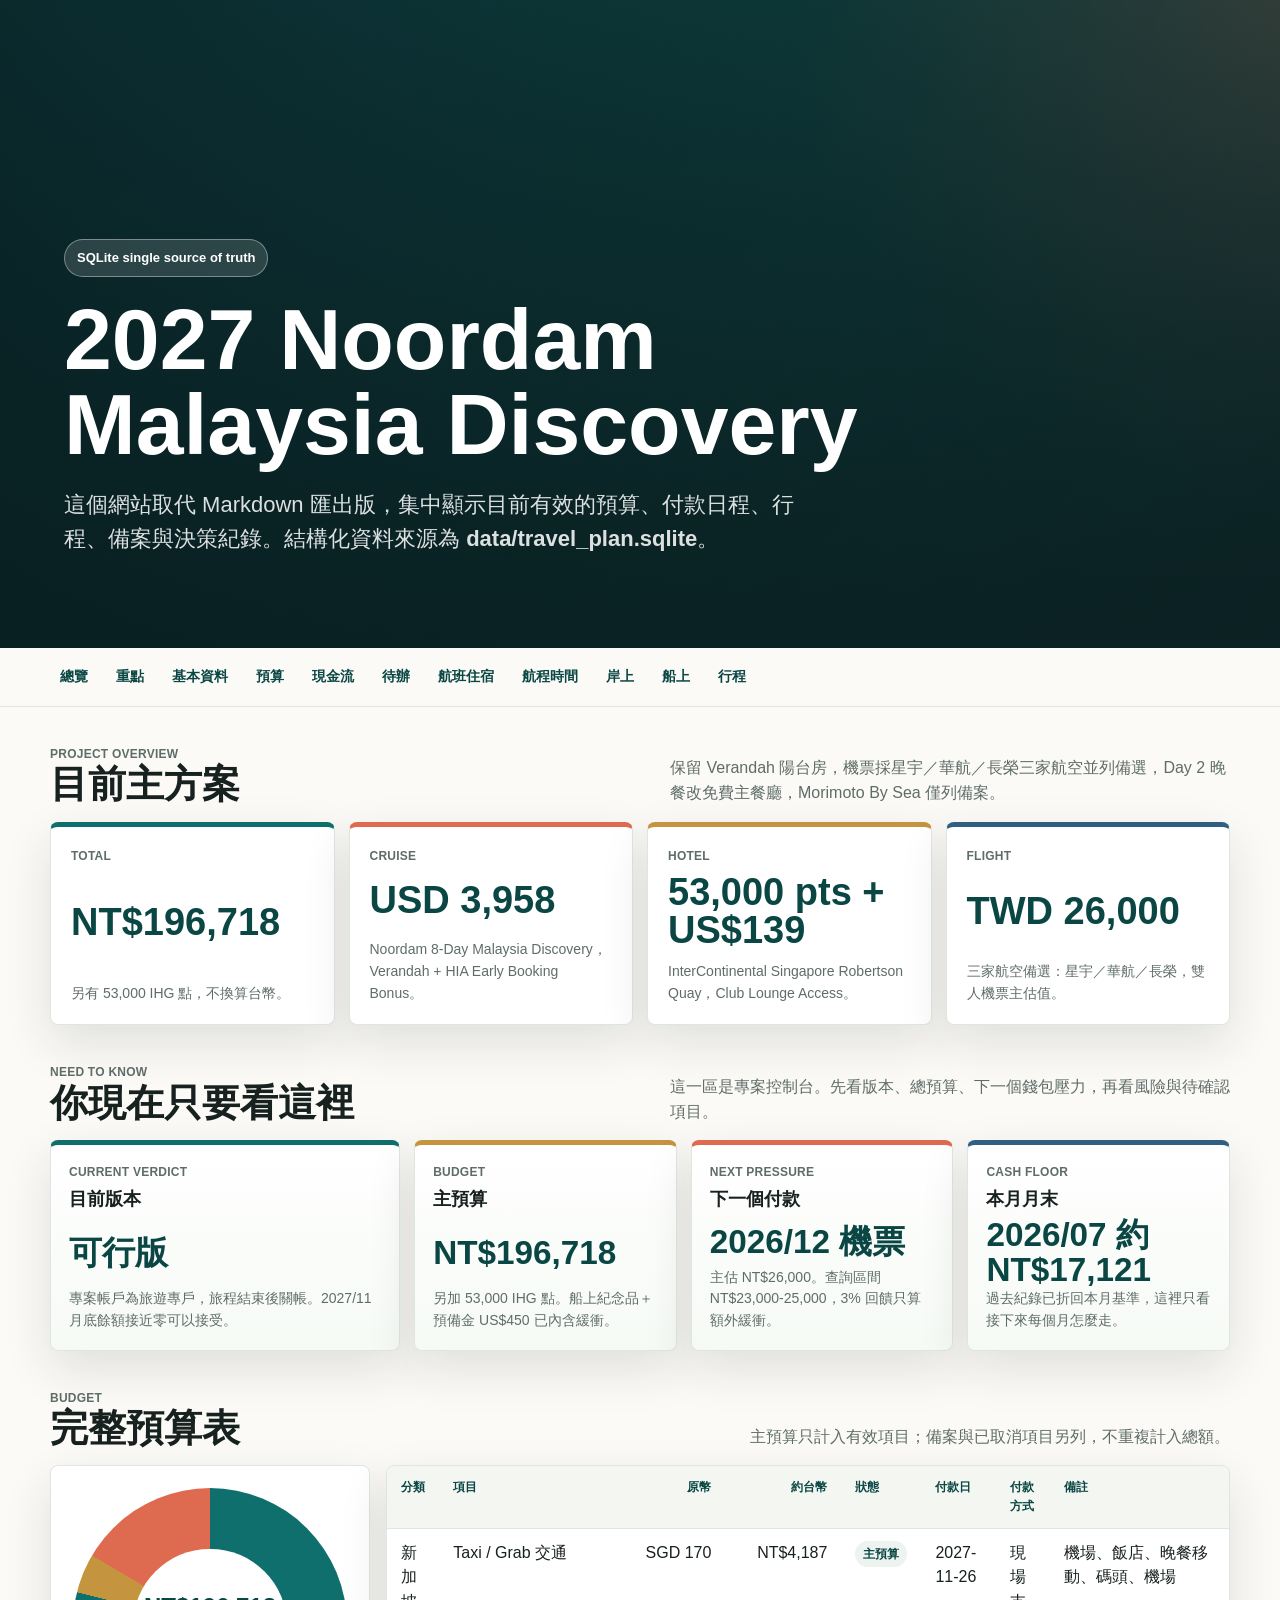
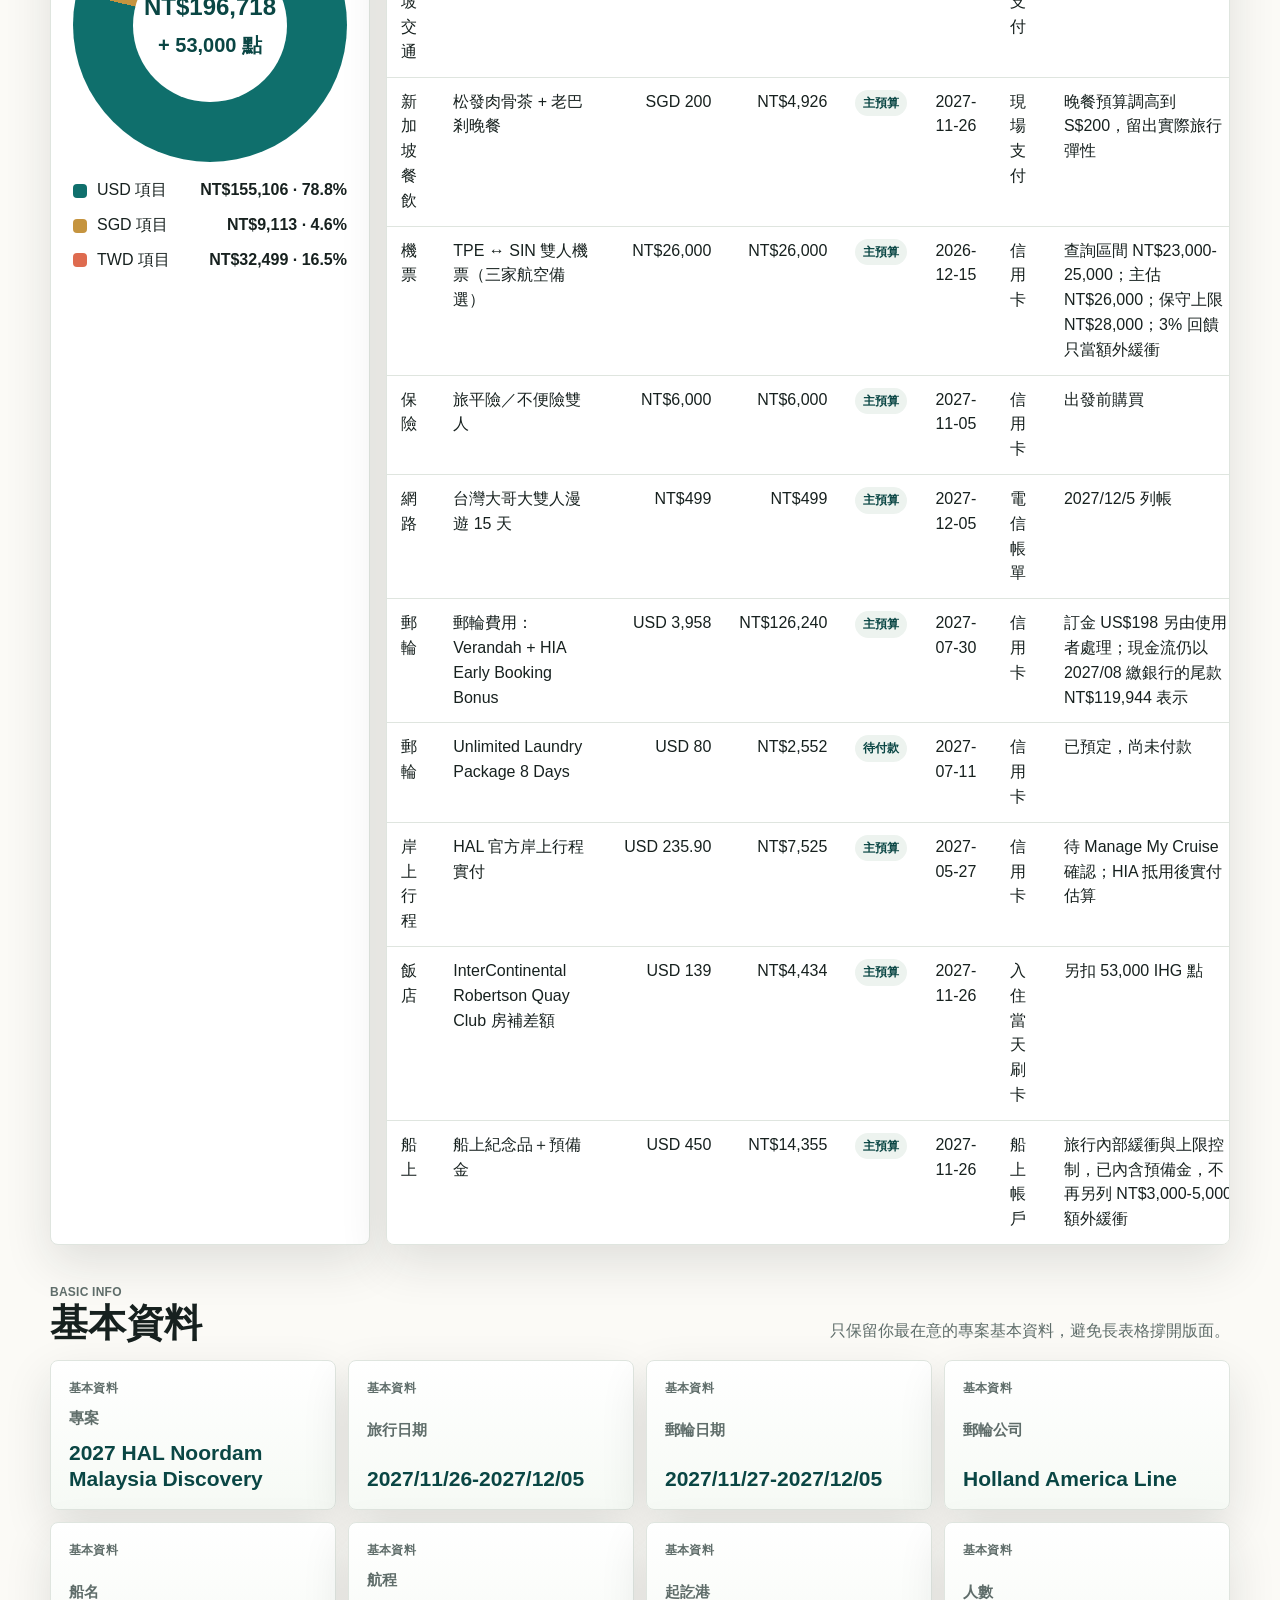
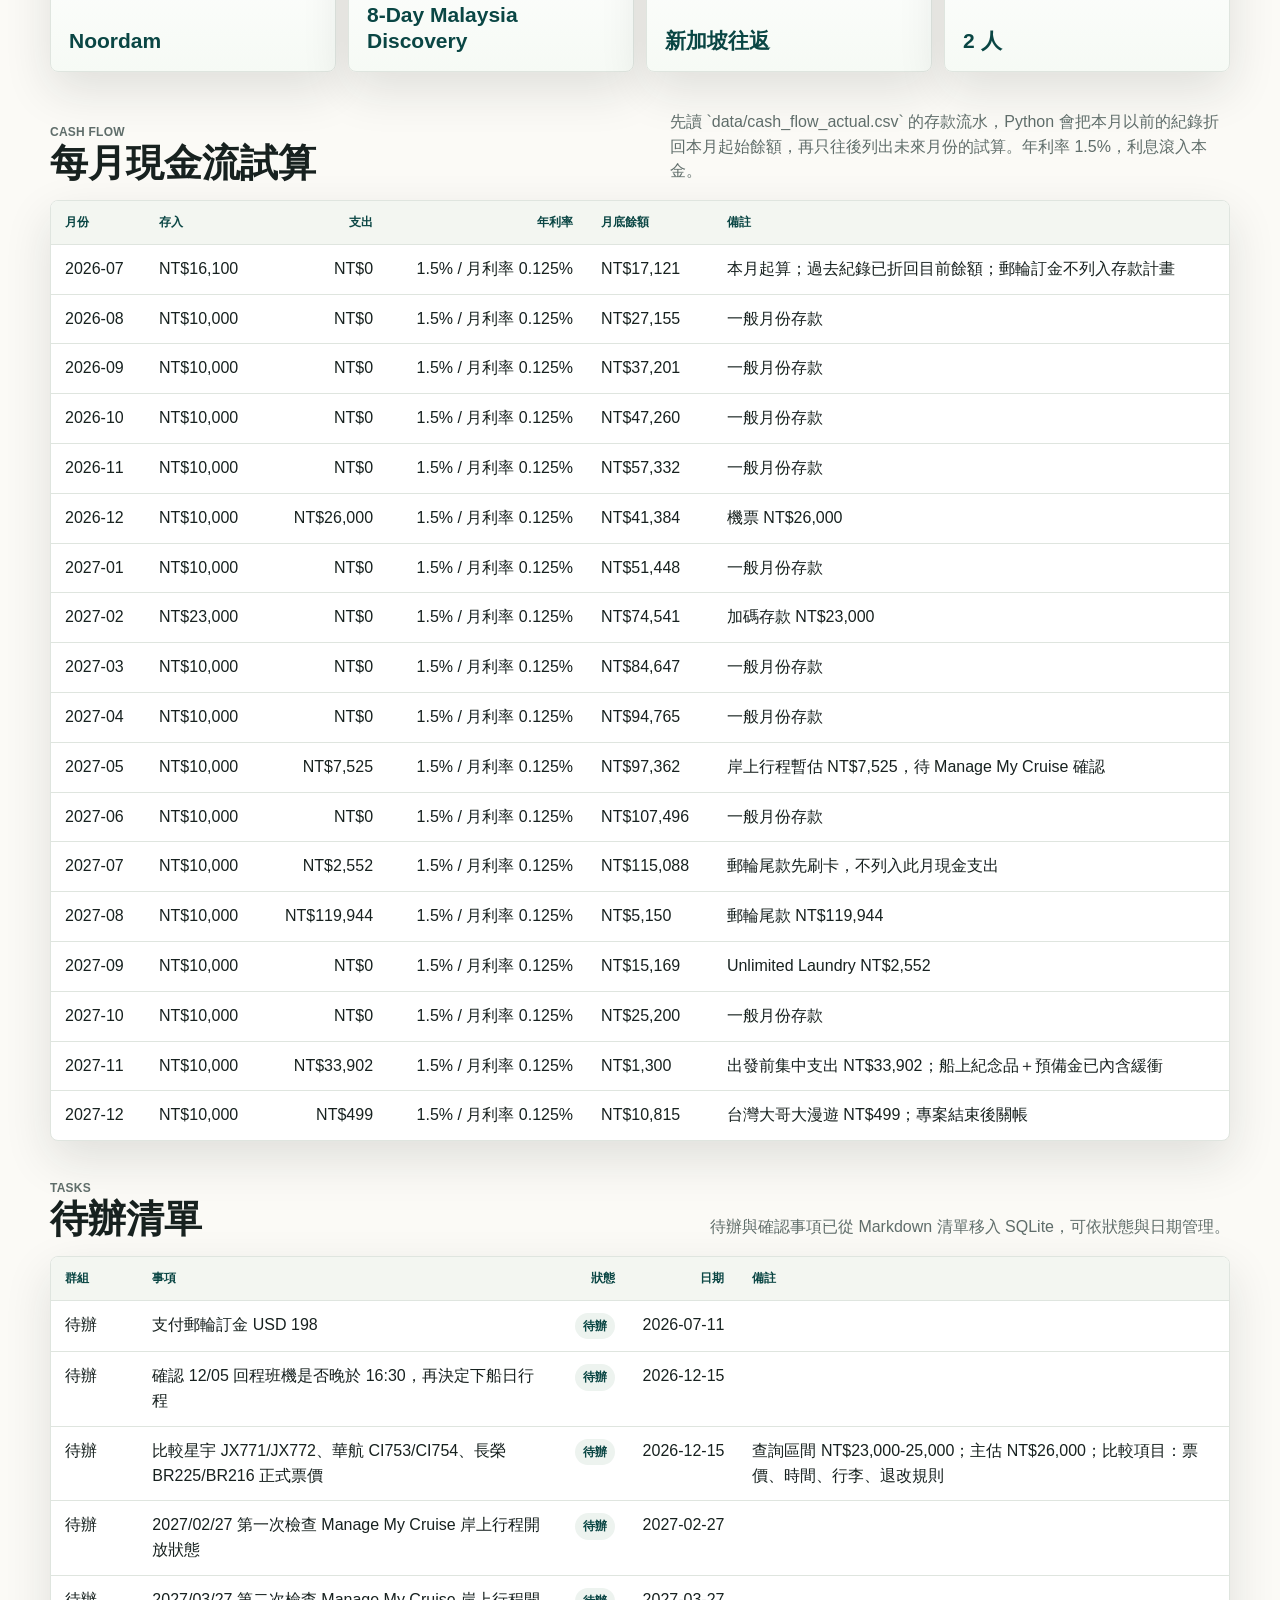
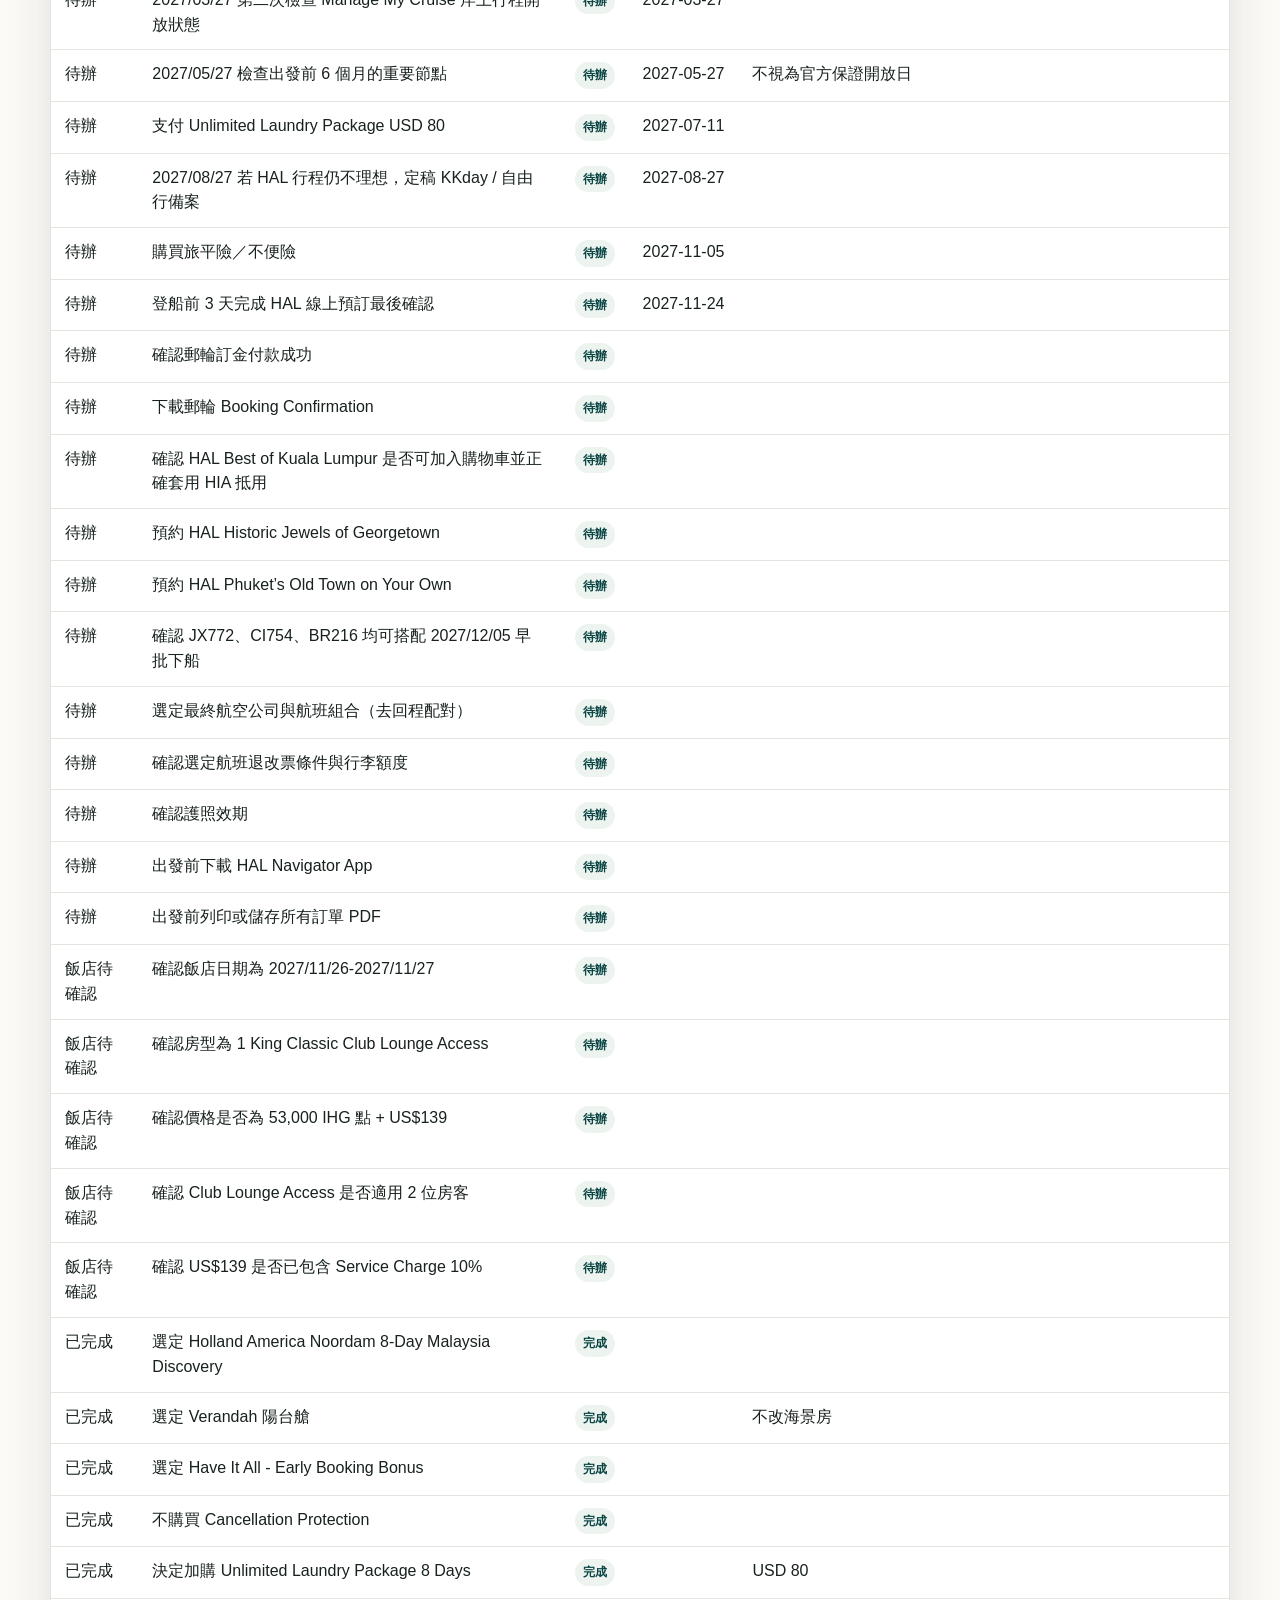
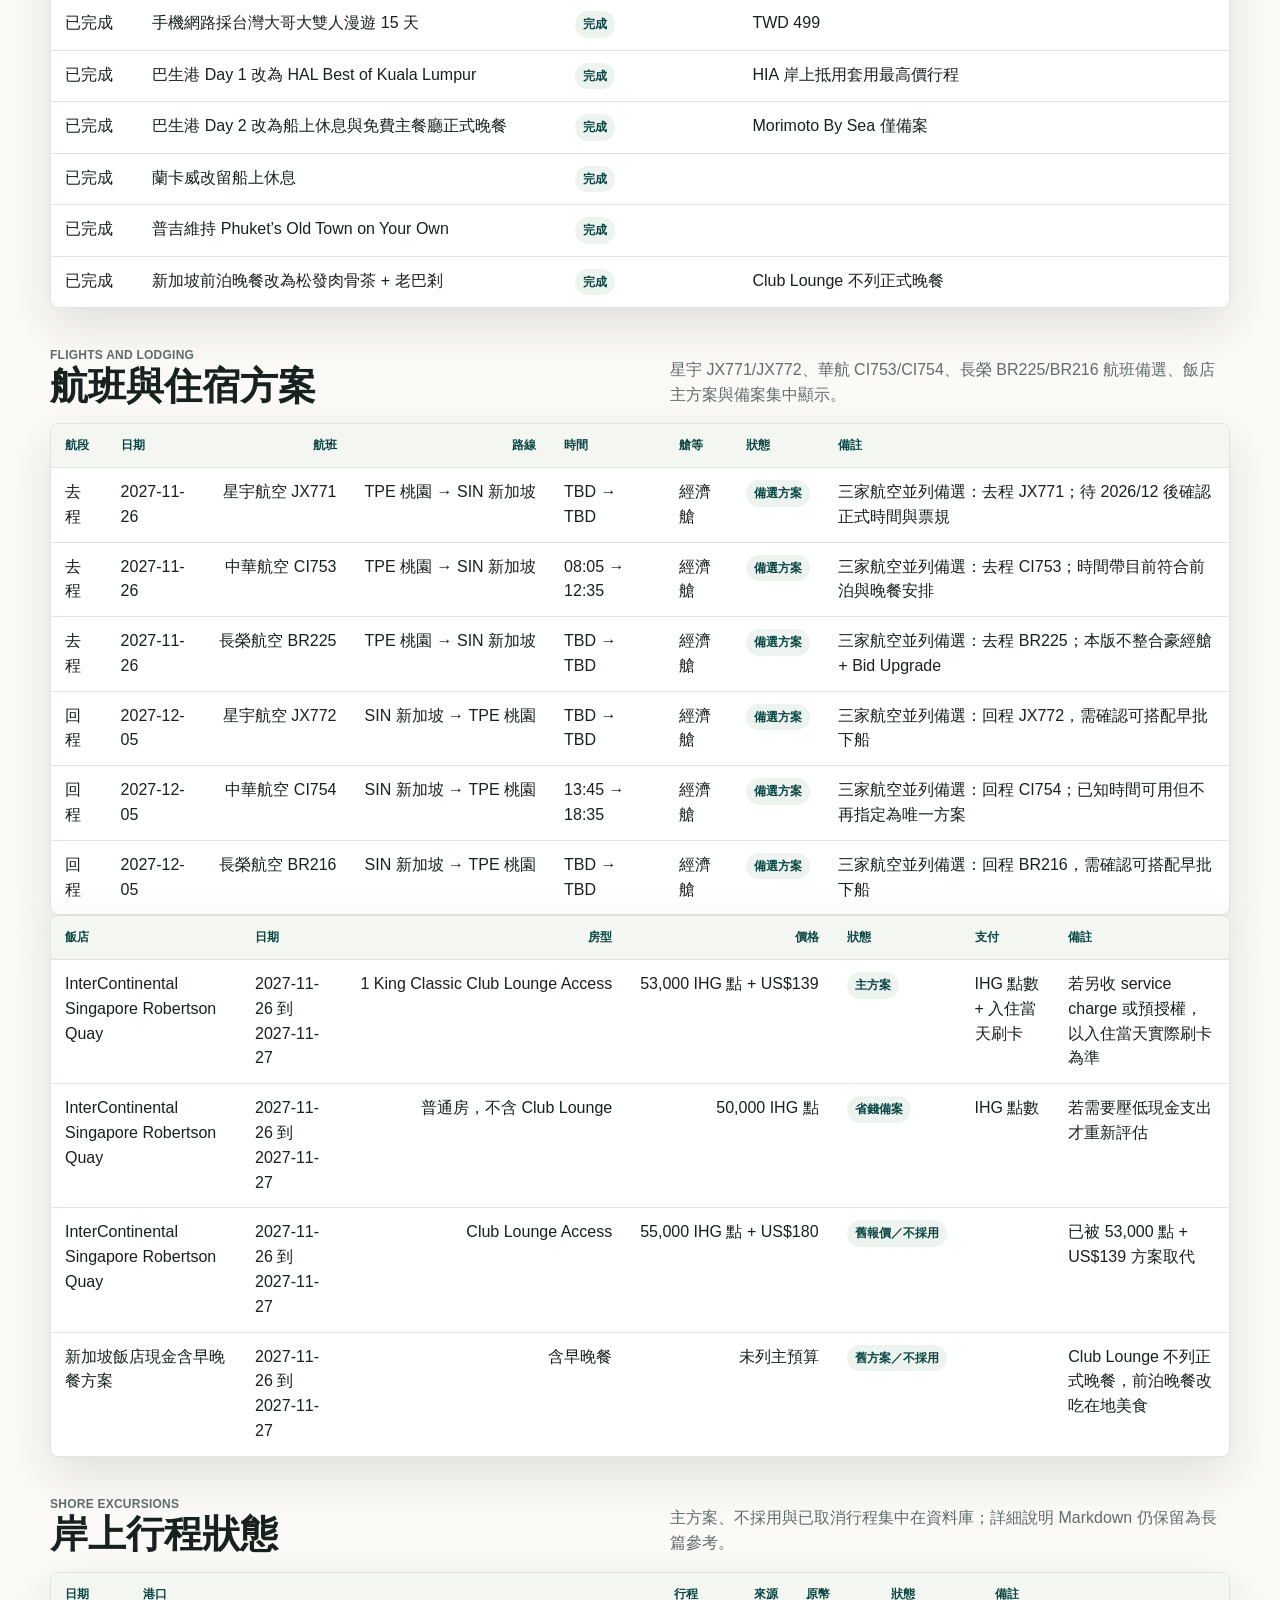
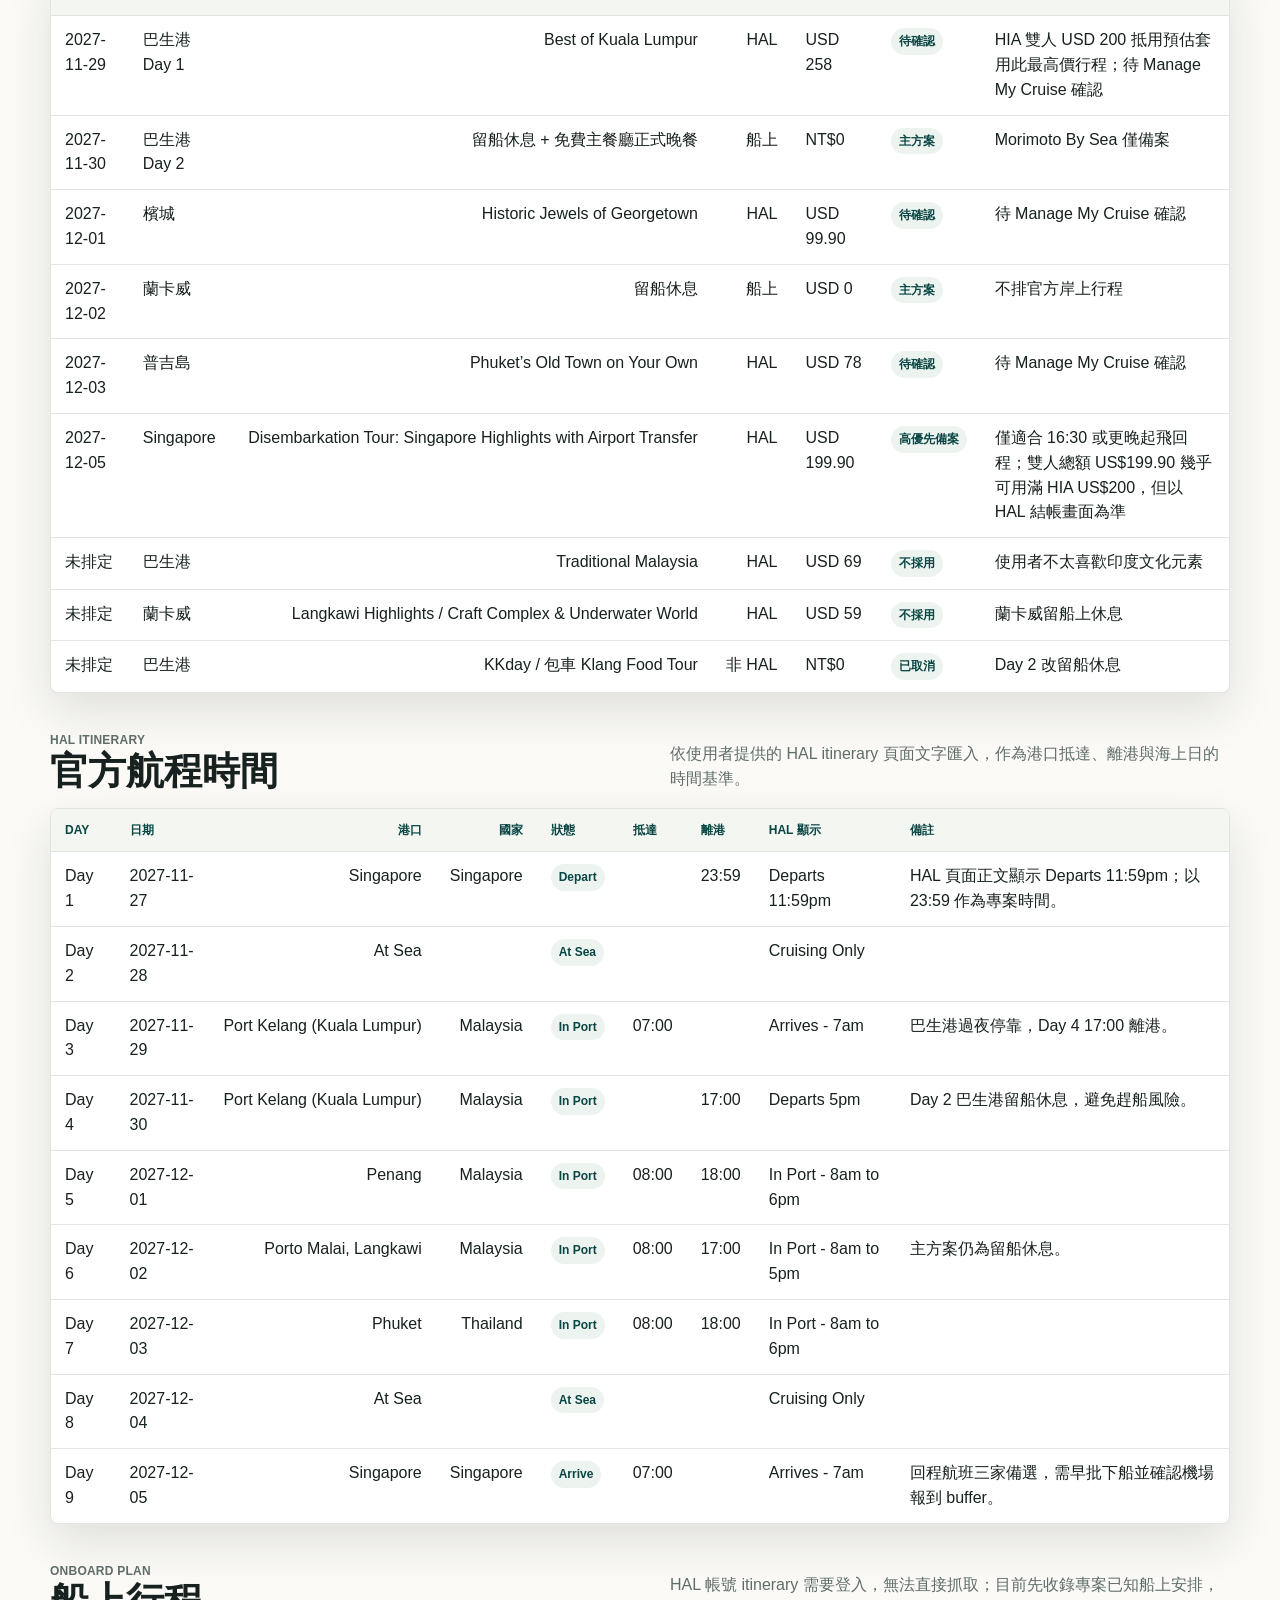
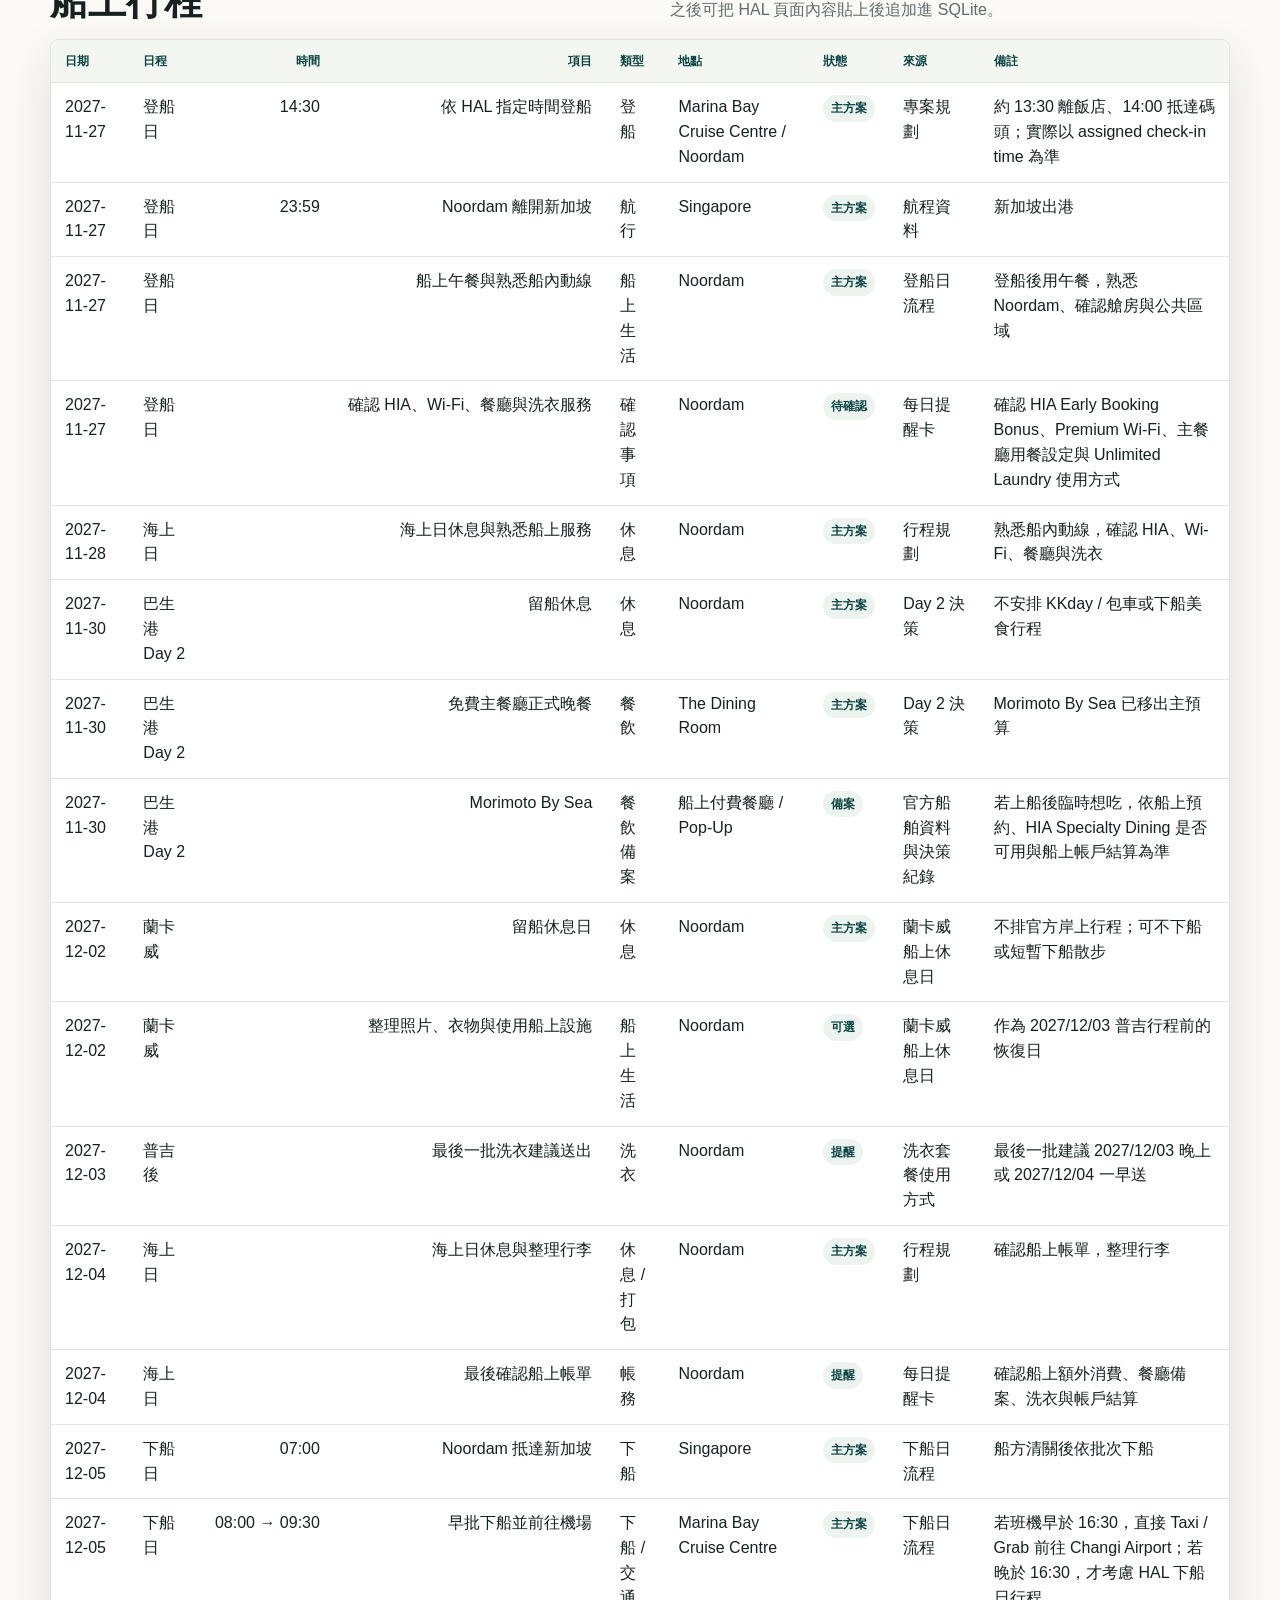
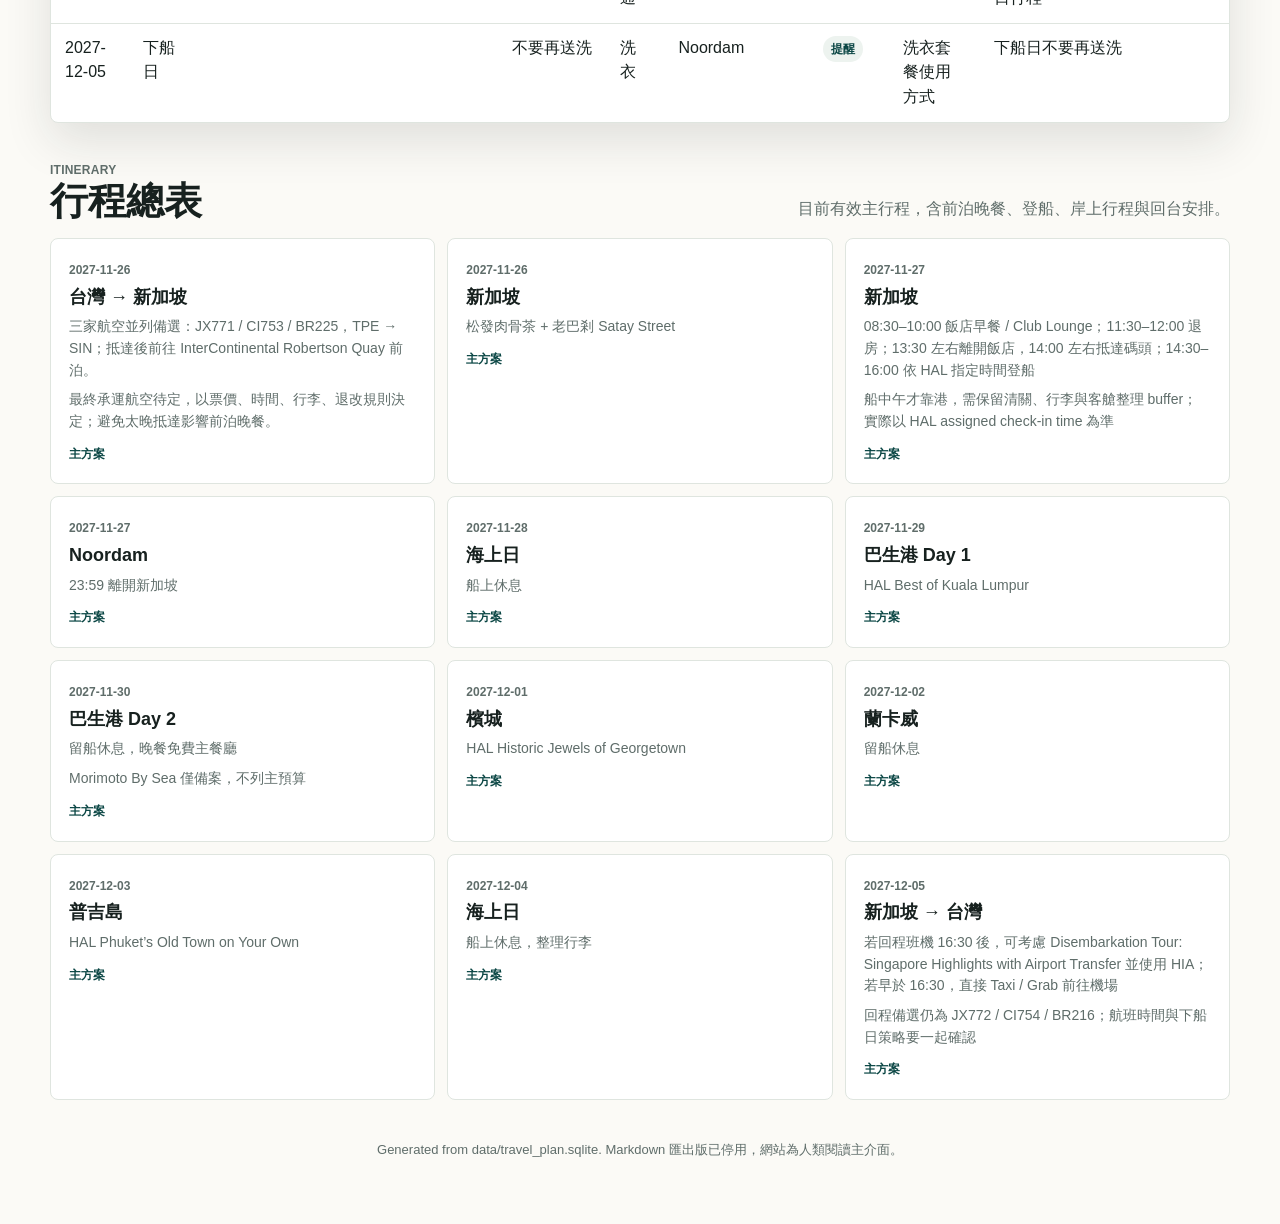
<file: index.html>
<!doctype html>
<html lang="zh-Hant">
<head>
  <meta charset="utf-8">
  <meta name="viewport" content="width=device-width, initial-scale=1">
  <title>2027 Noordam Malaysia Discovery</title>
  <style>
    :root {
      color-scheme: light;
      --ink: #17211f;
      --muted: #5f6d6a;
      --paper: #fbfaf6;
      --panel: #ffffff;
      --line: #dfe5df;
      --teal: #0f6f6c;
      --teal-dark: #0a4644;
      --coral: #de6b4f;
      --gold: #c5943f;
      --green: #617d49;
      --blue: #315f82;
      --shadow: 0 18px 48px rgba(23, 33, 31, 0.12);
    }
    * { box-sizing: border-box; }
    html { scroll-behavior: smooth; }
    body {
      margin: 0;
      background: var(--paper);
      color: var(--ink);
      font-family: -apple-system, BlinkMacSystemFont, "Segoe UI", "Noto Sans TC", "PingFang TC", "Microsoft JhengHei", sans-serif;
      line-height: 1.55;
    }
    a { color: inherit; }
    .hero {
      min-height: 72vh;
      display: grid;
      align-items: end;
      padding: 28px clamp(20px, 5vw, 72px);
      color: #fff;
      background:
        linear-gradient(90deg, rgba(8, 27, 30, 0.82), rgba(8, 27, 30, 0.34)),
        linear-gradient(0deg, rgba(8, 27, 30, 0.66), rgba(8, 27, 30, 0.05)),
        radial-gradient(circle at top right, rgba(222, 107, 79, 0.26), transparent 34%),
        radial-gradient(circle at 18% 18%, rgba(49, 95, 130, 0.24), transparent 30%),
        linear-gradient(135deg, #0f6f6c 0%, #173331 100%);
    }
    .hero-inner { width: min(1180px, 100%); margin: 0 auto; padding-bottom: 42px; }
    .eyebrow {
      display: inline-flex;
      padding: 8px 12px;
      border: 1px solid rgba(255,255,255,.38);
      border-radius: 999px;
      background: rgba(255,255,255,.14);
      font-size: 13px;
      font-weight: 750;
      backdrop-filter: blur(14px);
    }
    h1 {
      max-width: 900px;
      margin: 20px 0 16px;
      font-size: clamp(42px, 7vw, 86px);
      line-height: .98;
      letter-spacing: 0;
    }
    .hero-copy { max-width: 760px; color: rgba(255,255,255,.86); font-size: clamp(17px, 2vw, 22px); }
    nav {
      position: sticky;
      top: 0;
      z-index: 10;
      background: rgba(251, 250, 246, .92);
      border-bottom: 1px solid var(--line);
      backdrop-filter: blur(16px);
    }
    nav div {
      width: min(1180px, calc(100% - 32px));
      margin: 0 auto;
      display: flex;
      gap: 8px;
      overflow-x: auto;
      padding: 10px 0;
    }
    nav a {
      flex: 0 0 auto;
      padding: 8px 10px;
      border-radius: 8px;
      color: var(--teal-dark);
      text-decoration: none;
      font-size: 14px;
      font-weight: 760;
    }
    nav a:hover { background: #edf3ef; }
    main { width: min(1180px, calc(100% - 32px)); margin: 28px auto 64px; }
    section { margin-top: 38px; }
    .section-head {
      display: flex;
      justify-content: space-between;
      gap: 20px;
      align-items: end;
      margin-bottom: 16px;
    }
    .kicker {
      display: block;
      color: var(--muted);
      font-size: 12px;
      font-weight: 820;
      letter-spacing: .02em;
      text-transform: uppercase;
    }
    h2 { margin: 0; font-size: clamp(28px, 3vw, 40px); line-height: 1.1; letter-spacing: 0; }
    .section-head p { max-width: 560px; margin: 0; color: var(--muted); }
    .focus-grid {
      display: grid;
      grid-template-columns: 1.2fr .9fr .9fr .9fr;
      gap: 14px;
    }
    .focus-card {
      background: linear-gradient(180deg, #ffffff, #f6faf5);
      border: 1px solid var(--line);
      border-radius: 8px;
      box-shadow: var(--shadow);
      padding: 18px;
      min-height: 168px;
      display: grid;
      align-content: space-between;
    }
    .focus-card h3 { margin: 6px 0 8px; font-size: 18px; line-height: 1.25; }
    .focus-card strong { display: block; color: var(--teal-dark); font-size: clamp(24px, 2.6vw, 34px); line-height: 1.05; }
    .focus-card p { margin: 0; color: var(--muted); font-size: 14px; }
    .focus-card ul { margin: 10px 0 0; padding-left: 18px; color: var(--muted); font-size: 14px; }
    .focus-card li + li { margin-top: 6px; }
    .focus-card.primary { border-top: 5px solid var(--teal); }
    .focus-card.warn { border-top: 5px solid var(--coral); }
    .focus-card.info { border-top: 5px solid var(--gold); }
    .focus-card.alt { border-top: 5px solid var(--blue); }
    .basic-grid { display: grid; grid-template-columns: repeat(4, minmax(0, 1fr)); gap: 12px; }
    .basic-card {
      background: linear-gradient(180deg, #ffffff, #f6faf5);
      border: 1px solid var(--line);
      border-radius: 8px;
      box-shadow: var(--shadow);
      padding: 18px;
      min-height: 150px;
      display: grid;
      align-content: space-between;
    }
    .basic-card h3 { margin: 6px 0 8px; font-size: 15px; line-height: 1.25; color: var(--muted); }
    .basic-card strong { display: block; color: var(--teal-dark); font-size: 21px; line-height: 1.2; }
    .basic-card p { margin: 8px 0 0; color: var(--muted); font-size: 13px; }
    .metrics { display: grid; grid-template-columns: repeat(4, minmax(0, 1fr)); gap: 14px; }
    .metric, .panel, .day, .decision {
      background: var(--panel);
      border: 1px solid var(--line);
      border-radius: 8px;
      box-shadow: var(--shadow);
    }
    .metric { min-height: 138px; padding: 20px; display: grid; align-content: space-between; }
    .metric strong { display: block; margin-top: 8px; color: var(--teal-dark); font-size: clamp(26px, 3vw, 38px); line-height: 1; }
    .metric p { margin: 12px 0 0; color: var(--muted); font-size: 14px; }
    .metric:nth-child(1) { border-top: 5px solid var(--teal); }
    .metric:nth-child(2) { border-top: 5px solid var(--coral); }
    .metric:nth-child(3) { border-top: 5px solid var(--gold); }
    .metric:nth-child(4) { border-top: 5px solid var(--blue); }
    .budget-grid { display: grid; grid-template-columns: minmax(240px, 320px) 1fr; gap: 16px; align-items: stretch; }
    .panel { padding: 22px; overflow: hidden; }
    .pie {
      width: min(100%, 280px);
      margin: 0 auto 16px;
      aspect-ratio: 1;
      border-radius: 50%;
      background: conic-gradient(var(--teal) 0deg 283.8deg, var(--gold) 283.8deg 300.5deg, var(--coral) 300.5deg 360deg);
      display: grid;
      place-items: center;
      position: relative;
    }
    .pie::after { content: ""; position: absolute; width: 56%; aspect-ratio: 1; border-radius: 50%; background: var(--panel); }
    .pie span { position: relative; z-index: 1; color: var(--teal-dark); font-weight: 880; font-size: 24px; text-align: center; }
    .legend { display: grid; gap: 10px; margin: 0; padding: 0; list-style: none; }
    .legend li { display: grid; grid-template-columns: 14px 1fr auto; gap: 10px; align-items: center; }
    .swatch { width: 14px; height: 14px; border-radius: 4px; }
    .usd { background: var(--teal); }
    .sgd { background: var(--gold); }
    .twd { background: var(--coral); }
    .table-wrap { overflow-x: auto; background: var(--panel); border: 1px solid var(--line); border-radius: 8px; box-shadow: var(--shadow); }
    table { width: 100%; min-width: 860px; border-collapse: collapse; }
    th, td { padding: 12px 14px; border-bottom: 1px solid var(--line); text-align: left; vertical-align: top; }
    th { background: #f3f6f1; color: var(--teal-dark); font-size: 12px; font-weight: 840; text-transform: uppercase; }
    td:nth-child(3), td:nth-child(4), th:nth-child(3), th:nth-child(4) { text-align: right; white-space: nowrap; }
    .facts-table { table-layout: fixed; min-width: 100%; }
    .facts-table th:nth-child(1) { width: 16%; }
    .facts-table th:nth-child(2) { width: 18%; }
    .facts-table th:nth-child(3) { width: 38%; }
    .facts-table th:nth-child(4) { width: 28%; }
    .facts-table th, .facts-table td { white-space: normal; word-break: break-word; overflow-wrap: anywhere; }
    .facts-table th:nth-child(3), .facts-table th:nth-child(4), .facts-table td:nth-child(3), .facts-table td:nth-child(4) { text-align: left; }
    tr:last-child td { border-bottom: 0; }
    .pill { display: inline-flex; padding: 4px 8px; border-radius: 999px; background: #edf3ef; color: var(--teal-dark); font-size: 12px; font-weight: 780; white-space: nowrap; }
    .cards { display: grid; grid-template-columns: repeat(3, minmax(0, 1fr)); gap: 12px; }
    .day, .decision { padding: 18px; box-shadow: none; }
    .day time, .decision time { color: var(--muted); font-size: 12px; font-weight: 820; }
    .day h3, .decision h3 { margin: 4px 0 8px; font-size: 18px; line-height: 1.25; }
    .day p, .decision p { margin: 0 0 8px; color: var(--muted); font-size: 14px; }
    .day span { display: inline-flex; margin-top: 4px; color: var(--teal-dark); font-size: 12px; font-weight: 820; }
    .decision strong { display: block; color: var(--ink); font-size: 12px; }
    code {
      display: block;
      padding: 14px;
      overflow-x: auto;
      border-radius: 8px;
      background: #173331;
      color: #fff;
      font-family: ui-monospace, SFMono-Regular, Menlo, Consolas, monospace;
      font-size: 13px;
      line-height: 1.6;
    }
    footer { margin-top: 40px; color: var(--muted); font-size: 13px; text-align: center; }
    @media (max-width: 980px) {
      .metrics, .budget-grid, .cards, .focus-grid, .basic-grid { grid-template-columns: 1fr; }
      .section-head { display: block; }
      .section-head p { margin-top: 8px; }
    }
  </style>
</head>
<body>
  <header class="hero">
    <div class="hero-inner">
      <span class="eyebrow">SQLite single source of truth</span>
      <h1>2027 Noordam Malaysia Discovery</h1>
      <p class="hero-copy">這個網站取代 Markdown 匯出版，集中顯示目前有效的預算、付款日程、行程、備案與決策紀錄。結構化資料來源為 <strong>data/travel_plan.sqlite</strong>。</p>
    </div>
  </header>
  <nav>
    <div>
      <a href="#overview">總覽</a>
      <a href="#focus">重點</a>
      <a href="#basic">基本資料</a>
      <a href="#budget">預算</a>
      <a href="#cashflow">現金流</a>
    <a href="#todos">待辦</a>
      <a href="#flights">航班住宿</a>
      <a href="#cruise-schedule">航程時間</a>
      <a href="#shore">岸上</a>
      <a href="#onboard">船上</a>
      <a href="#itinerary">行程</a>
    </div>
  </nav>
  <main>
    <section id="overview">
      <div class="section-head">
        <div><span class="kicker">Project overview</span><h2>目前主方案</h2></div>
        <p>保留 Verandah 陽台房，機票採星宇／華航／長榮三家航空並列備選，Day 2 晚餐改免費主餐廳，Morimoto By Sea 僅列備案。</p>
      </div>
      <div class="metrics">
        <article class="metric"><span class="kicker">Total</span><strong>NT$196,718</strong><p>另有 53,000 IHG 點，不換算台幣。</p></article>
        <article class="metric"><span class="kicker">Cruise</span><strong>USD 3,958</strong><p>Noordam 8-Day Malaysia Discovery，Verandah + HIA Early Booking Bonus。</p></article>
        <article class="metric"><span class="kicker">Hotel</span><strong>53,000 pts + US$139</strong><p>InterContinental Singapore Robertson Quay，Club Lounge Access。</p></article>
        <article class="metric"><span class="kicker">Flight</span><strong>TWD 26,000</strong><p>三家航空備選：星宇／華航／長榮，雙人機票主估值。</p></article>
      </div>
    </section>

    <section id="focus">
      <div class="section-head">
        <div><span class="kicker">Need to know</span><h2>你現在只要看這裡</h2></div>
        <p>這一區是專案控制台。先看版本、總預算、下一個錢包壓力，再看風險與待確認項目。</p>
      </div>
      <div class="focus-grid">
        <article class="focus-card primary">
          <div>
            <span class="kicker">Current verdict</span>
            <h3>目前版本</h3>
          </div>
          <strong>可行版</strong>
          <p>專案帳戶為旅遊專戶，旅程結束後關帳。2027/11 月底餘額接近零可以接受。</p>
        </article>
        <article class="focus-card info">
          <div>
            <span class="kicker">Budget</span>
            <h3>主預算</h3>
          </div>
          <strong>NT$196,718</strong>
          <p>另加 53,000 IHG 點。船上紀念品＋預備金 US$450 已內含緩衝。</p>
        </article>
        <article class="focus-card warn">
          <div>
            <span class="kicker">Next pressure</span>
            <h3>下一個付款</h3>
          </div>
          <strong>2026/12 機票</strong>
          <p>主估 NT$26,000。查詢區間 NT$23,000-25,000，3% 回饋只算額外緩衝。</p>
        </article>
        <article class="focus-card alt">
          <div>
            <span class="kicker">Cash floor</span>
            <h3>本月月末</h3>
          </div>
          <strong>2026/07 約 NT$17,121</strong>
          <p>過去紀錄已折回本月基準，這裡只看接下來每個月怎麼走。</p>
        </article>
      </div>
    </section>

    <section id="budget">
      <div class="section-head">
        <div><span class="kicker">Budget</span><h2>完整預算表</h2></div>
        <p>主預算只計入有效項目；備案與已取消項目另列，不重複計入總額。</p>
      </div>
      <div class="budget-grid">
        <aside class="panel">
          <div class="pie"><span>NT$196,718<br><small>+ 53,000 點</small></span></div>
          <ul class="legend">
            <li><span class="swatch usd"></span><span>USD 項目</span><strong>NT$155,106 · 78.8%</strong></li>
            <li><span class="swatch sgd"></span><span>SGD 項目</span><strong>NT$9,113 · 4.6%</strong></li>
            <li><span class="swatch twd"></span><span>TWD 項目</span><strong>NT$32,499 · 16.5%</strong></li>
          </ul>
        </aside>
        <div class="table-wrap"><table>
<thead><tr><th>分類</th><th>項目</th><th>原幣</th><th>約台幣</th><th>狀態</th><th>付款日</th><th>付款方式</th><th>備註</th></tr></thead>
<tbody>
<tr><td>新加坡交通</td><td>Taxi / Grab 交通</td><td>SGD 170</td><td>NT$4,187</td><td><span class="pill">主預算</span></td><td>2027-11-26</td><td>現場支付</td><td>機場、飯店、晚餐移動、碼頭、機場</td></tr>
<tr><td>新加坡餐飲</td><td>松發肉骨茶 + 老巴剎晚餐</td><td>SGD 200</td><td>NT$4,926</td><td><span class="pill">主預算</span></td><td>2027-11-26</td><td>現場支付</td><td>晚餐預算調高到 S$200，留出實際旅行彈性</td></tr>
<tr><td>機票</td><td>TPE ↔ SIN 雙人機票（三家航空備選）</td><td>NT$26,000</td><td>NT$26,000</td><td><span class="pill">主預算</span></td><td>2026-12-15</td><td>信用卡</td><td>查詢區間 NT$23,000-25,000；主估 NT$26,000；保守上限 NT$28,000；3% 回饋只當額外緩衝</td></tr>
<tr><td>保險</td><td>旅平險／不便險雙人</td><td>NT$6,000</td><td>NT$6,000</td><td><span class="pill">主預算</span></td><td>2027-11-05</td><td>信用卡</td><td>出發前購買</td></tr>
<tr><td>網路</td><td>台灣大哥大雙人漫遊 15 天</td><td>NT$499</td><td>NT$499</td><td><span class="pill">主預算</span></td><td>2027-12-05</td><td>電信帳單</td><td>2027/12/5 列帳</td></tr>
<tr><td>郵輪</td><td>郵輪費用：Verandah + HIA Early Booking Bonus</td><td>USD 3,958</td><td>NT$126,240</td><td><span class="pill">主預算</span></td><td>2027-07-30</td><td>信用卡</td><td>訂金 US$198 另由使用者處理；現金流仍以 2027/08 繳銀行的尾款 NT$119,944 表示</td></tr>
<tr><td>郵輪</td><td>Unlimited Laundry Package 8 Days</td><td>USD 80</td><td>NT$2,552</td><td><span class="pill">待付款</span></td><td>2027-07-11</td><td>信用卡</td><td>已預定，尚未付款</td></tr>
<tr><td>岸上行程</td><td>HAL 官方岸上行程實付</td><td>USD 235.90</td><td>NT$7,525</td><td><span class="pill">主預算</span></td><td>2027-05-27</td><td>信用卡</td><td>待 Manage My Cruise 確認；HIA 抵用後實付估算</td></tr>
<tr><td>飯店</td><td>InterContinental Robertson Quay Club 房補差額</td><td>USD 139</td><td>NT$4,434</td><td><span class="pill">主預算</span></td><td>2027-11-26</td><td>入住當天刷卡</td><td>另扣 53,000 IHG 點</td></tr>
<tr><td>船上</td><td>船上紀念品＋預備金</td><td>USD 450</td><td>NT$14,355</td><td><span class="pill">主預算</span></td><td>2027-11-26</td><td>船上帳戶</td><td>旅行內部緩衝與上限控制，已內含預備金，不再另列 NT$3,000-5,000 額外緩衝</td></tr>
</tbody></table></div>
      </div>
    </section>

    <section id="basic">
      <div class="section-head">
        <div><span class="kicker">Basic info</span><h2>基本資料</h2></div>
        <p>只保留你最在意的專案基本資料，避免長表格撐開版面。</p>
      </div>
      <div class="basic-grid"><article class="basic-card"><span class="kicker">基本資料</span><h3>專案</h3><strong>2027 HAL Noordam Malaysia Discovery</strong></article>
<article class="basic-card"><span class="kicker">基本資料</span><h3>旅行日期</h3><strong>2027/11/26-2027/12/05</strong></article>
<article class="basic-card"><span class="kicker">基本資料</span><h3>郵輪日期</h3><strong>2027/11/27-2027/12/05</strong></article>
<article class="basic-card"><span class="kicker">基本資料</span><h3>郵輪公司</h3><strong>Holland America Line</strong></article>
<article class="basic-card"><span class="kicker">基本資料</span><h3>船名</h3><strong>Noordam</strong></article>
<article class="basic-card"><span class="kicker">基本資料</span><h3>航程</h3><strong>8-Day Malaysia Discovery</strong></article>
<article class="basic-card"><span class="kicker">基本資料</span><h3>起訖港</h3><strong>新加坡往返</strong></article>
<article class="basic-card"><span class="kicker">基本資料</span><h3>人數</h3><strong>2 人</strong></article></div>
    </section>

    <section id="cashflow">
      <div class="section-head">
        <div><span class="kicker">Cash flow</span><h2>每月現金流試算</h2></div>
        <p>先讀 `data/cash_flow_actual.csv` 的存款流水，Python 會把本月以前的紀錄折回本月起始餘額，再只往後列出未來月份的試算。年利率 1.5%，利息滾入本金。</p>
      </div>
      <div class="table-wrap"><table>
<thead><tr><th>月份</th><th>存入</th><th>支出</th><th>年利率</th><th>月底餘額</th><th>備註</th></tr></thead>
<tbody>
<tr><td>2026-07</td><td>NT$16,100</td><td>NT$0</td><td>1.5% / 月利率 0.125%</td><td>NT$17,121</td><td>本月起算；過去紀錄已折回目前餘額；郵輪訂金不列入存款計畫</td></tr>
<tr><td>2026-08</td><td>NT$10,000</td><td>NT$0</td><td>1.5% / 月利率 0.125%</td><td>NT$27,155</td><td>一般月份存款</td></tr>
<tr><td>2026-09</td><td>NT$10,000</td><td>NT$0</td><td>1.5% / 月利率 0.125%</td><td>NT$37,201</td><td>一般月份存款</td></tr>
<tr><td>2026-10</td><td>NT$10,000</td><td>NT$0</td><td>1.5% / 月利率 0.125%</td><td>NT$47,260</td><td>一般月份存款</td></tr>
<tr><td>2026-11</td><td>NT$10,000</td><td>NT$0</td><td>1.5% / 月利率 0.125%</td><td>NT$57,332</td><td>一般月份存款</td></tr>
<tr><td>2026-12</td><td>NT$10,000</td><td>NT$26,000</td><td>1.5% / 月利率 0.125%</td><td>NT$41,384</td><td>機票 NT$26,000</td></tr>
<tr><td>2027-01</td><td>NT$10,000</td><td>NT$0</td><td>1.5% / 月利率 0.125%</td><td>NT$51,448</td><td>一般月份存款</td></tr>
<tr><td>2027-02</td><td>NT$23,000</td><td>NT$0</td><td>1.5% / 月利率 0.125%</td><td>NT$74,541</td><td>加碼存款 NT$23,000</td></tr>
<tr><td>2027-03</td><td>NT$10,000</td><td>NT$0</td><td>1.5% / 月利率 0.125%</td><td>NT$84,647</td><td>一般月份存款</td></tr>
<tr><td>2027-04</td><td>NT$10,000</td><td>NT$0</td><td>1.5% / 月利率 0.125%</td><td>NT$94,765</td><td>一般月份存款</td></tr>
<tr><td>2027-05</td><td>NT$10,000</td><td>NT$7,525</td><td>1.5% / 月利率 0.125%</td><td>NT$97,362</td><td>岸上行程暫估 NT$7,525，待 Manage My Cruise 確認</td></tr>
<tr><td>2027-06</td><td>NT$10,000</td><td>NT$0</td><td>1.5% / 月利率 0.125%</td><td>NT$107,496</td><td>一般月份存款</td></tr>
<tr><td>2027-07</td><td>NT$10,000</td><td>NT$2,552</td><td>1.5% / 月利率 0.125%</td><td>NT$115,088</td><td>郵輪尾款先刷卡，不列入此月現金支出</td></tr>
<tr><td>2027-08</td><td>NT$10,000</td><td>NT$119,944</td><td>1.5% / 月利率 0.125%</td><td>NT$5,150</td><td>郵輪尾款 NT$119,944</td></tr>
<tr><td>2027-09</td><td>NT$10,000</td><td>NT$0</td><td>1.5% / 月利率 0.125%</td><td>NT$15,169</td><td>Unlimited Laundry NT$2,552</td></tr>
<tr><td>2027-10</td><td>NT$10,000</td><td>NT$0</td><td>1.5% / 月利率 0.125%</td><td>NT$25,200</td><td>一般月份存款</td></tr>
<tr><td>2027-11</td><td>NT$10,000</td><td>NT$33,902</td><td>1.5% / 月利率 0.125%</td><td>NT$1,300</td><td>出發前集中支出 NT$33,902；船上紀念品＋預備金已內含緩衝</td></tr>
<tr><td>2027-12</td><td>NT$10,000</td><td>NT$499</td><td>1.5% / 月利率 0.125%</td><td>NT$10,815</td><td>台灣大哥大漫遊 NT$499；專案結束後關帳</td></tr>
</tbody></table></div>
    </section>

    <section id="todos">
      <div class="section-head">
        <div><span class="kicker">Tasks</span><h2>待辦清單</h2></div>
        <p>待辦與確認事項已從 Markdown 清單移入 SQLite，可依狀態與日期管理。</p>
      </div>
      <div class="table-wrap"><table>
<thead><tr><th>群組</th><th>事項</th><th>狀態</th><th>日期</th><th>備註</th></tr></thead>
<tbody>
<tr><td>待辦</td><td>支付郵輪訂金 USD 198</td><td><span class="pill">待辦</span></td><td>2026-07-11</td><td></td></tr>
<tr><td>待辦</td><td>確認 12/05 回程班機是否晚於 16:30，再決定下船日行程</td><td><span class="pill">待辦</span></td><td>2026-12-15</td><td></td></tr>
<tr><td>待辦</td><td>比較星宇 JX771/JX772、華航 CI753/CI754、長榮 BR225/BR216 正式票價</td><td><span class="pill">待辦</span></td><td>2026-12-15</td><td>查詢區間 NT$23,000-25,000；主估 NT$26,000；比較項目：票價、時間、行李、退改規則</td></tr>
<tr><td>待辦</td><td>2027/02/27 第一次檢查 Manage My Cruise 岸上行程開放狀態</td><td><span class="pill">待辦</span></td><td>2027-02-27</td><td></td></tr>
<tr><td>待辦</td><td>2027/03/27 第二次檢查 Manage My Cruise 岸上行程開放狀態</td><td><span class="pill">待辦</span></td><td>2027-03-27</td><td></td></tr>
<tr><td>待辦</td><td>2027/05/27 檢查出發前 6 個月的重要節點</td><td><span class="pill">待辦</span></td><td>2027-05-27</td><td>不視為官方保證開放日</td></tr>
<tr><td>待辦</td><td>支付 Unlimited Laundry Package USD 80</td><td><span class="pill">待辦</span></td><td>2027-07-11</td><td></td></tr>
<tr><td>待辦</td><td>2027/08/27 若 HAL 行程仍不理想，定稿 KKday / 自由行備案</td><td><span class="pill">待辦</span></td><td>2027-08-27</td><td></td></tr>
<tr><td>待辦</td><td>購買旅平險／不便險</td><td><span class="pill">待辦</span></td><td>2027-11-05</td><td></td></tr>
<tr><td>待辦</td><td>登船前 3 天完成 HAL 線上預訂最後確認</td><td><span class="pill">待辦</span></td><td>2027-11-24</td><td></td></tr>
<tr><td>待辦</td><td>確認郵輪訂金付款成功</td><td><span class="pill">待辦</span></td><td></td><td></td></tr>
<tr><td>待辦</td><td>下載郵輪 Booking Confirmation</td><td><span class="pill">待辦</span></td><td></td><td></td></tr>
<tr><td>待辦</td><td>確認 HAL Best of Kuala Lumpur 是否可加入購物車並正確套用 HIA 抵用</td><td><span class="pill">待辦</span></td><td></td><td></td></tr>
<tr><td>待辦</td><td>預約 HAL Historic Jewels of Georgetown</td><td><span class="pill">待辦</span></td><td></td><td></td></tr>
<tr><td>待辦</td><td>預約 HAL Phuket’s Old Town on Your Own</td><td><span class="pill">待辦</span></td><td></td><td></td></tr>
<tr><td>待辦</td><td>確認 JX772、CI754、BR216 均可搭配 2027/12/05 早批下船</td><td><span class="pill">待辦</span></td><td></td><td></td></tr>
<tr><td>待辦</td><td>選定最終航空公司與航班組合（去回程配對）</td><td><span class="pill">待辦</span></td><td></td><td></td></tr>
<tr><td>待辦</td><td>確認選定航班退改票條件與行李額度</td><td><span class="pill">待辦</span></td><td></td><td></td></tr>
<tr><td>待辦</td><td>確認護照效期</td><td><span class="pill">待辦</span></td><td></td><td></td></tr>
<tr><td>待辦</td><td>出發前下載 HAL Navigator App</td><td><span class="pill">待辦</span></td><td></td><td></td></tr>
<tr><td>待辦</td><td>出發前列印或儲存所有訂單 PDF</td><td><span class="pill">待辦</span></td><td></td><td></td></tr>
<tr><td>飯店待確認</td><td>確認飯店日期為 2027/11/26-2027/11/27</td><td><span class="pill">待辦</span></td><td></td><td></td></tr>
<tr><td>飯店待確認</td><td>確認房型為 1 King Classic Club Lounge Access</td><td><span class="pill">待辦</span></td><td></td><td></td></tr>
<tr><td>飯店待確認</td><td>確認價格是否為 53,000 IHG 點 + US$139</td><td><span class="pill">待辦</span></td><td></td><td></td></tr>
<tr><td>飯店待確認</td><td>確認 Club Lounge Access 是否適用 2 位房客</td><td><span class="pill">待辦</span></td><td></td><td></td></tr>
<tr><td>飯店待確認</td><td>確認 US$139 是否已包含 Service Charge 10%</td><td><span class="pill">待辦</span></td><td></td><td></td></tr>
<tr><td>已完成</td><td>選定 Holland America Noordam 8-Day Malaysia Discovery</td><td><span class="pill">完成</span></td><td></td><td></td></tr>
<tr><td>已完成</td><td>選定 Verandah 陽台艙</td><td><span class="pill">完成</span></td><td></td><td>不改海景房</td></tr>
<tr><td>已完成</td><td>選定 Have It All - Early Booking Bonus</td><td><span class="pill">完成</span></td><td></td><td></td></tr>
<tr><td>已完成</td><td>不購買 Cancellation Protection</td><td><span class="pill">完成</span></td><td></td><td></td></tr>
<tr><td>已完成</td><td>決定加購 Unlimited Laundry Package 8 Days</td><td><span class="pill">完成</span></td><td></td><td>USD 80</td></tr>
<tr><td>已完成</td><td>手機網路採台灣大哥大雙人漫遊 15 天</td><td><span class="pill">完成</span></td><td></td><td>TWD 499</td></tr>
<tr><td>已完成</td><td>巴生港 Day 1 改為 HAL Best of Kuala Lumpur</td><td><span class="pill">完成</span></td><td></td><td>HIA 岸上抵用套用最高價行程</td></tr>
<tr><td>已完成</td><td>巴生港 Day 2 改為船上休息與免費主餐廳正式晚餐</td><td><span class="pill">完成</span></td><td></td><td>Morimoto By Sea 僅備案</td></tr>
<tr><td>已完成</td><td>蘭卡威改留船上休息</td><td><span class="pill">完成</span></td><td></td><td></td></tr>
<tr><td>已完成</td><td>普吉維持 Phuket’s Old Town on Your Own</td><td><span class="pill">完成</span></td><td></td><td></td></tr>
<tr><td>已完成</td><td>新加坡前泊晚餐改為松發肉骨茶 + 老巴剎</td><td><span class="pill">完成</span></td><td></td><td>Club Lounge 不列正式晚餐</td></tr>
</tbody></table></div>
    </section>

    <section id="flights">
      <div class="section-head">
        <div><span class="kicker">Flights and lodging</span><h2>航班與住宿方案</h2></div>
        <p>星宇 JX771/JX772、華航 CI753/CI754、長榮 BR225/BR216 航班備選、飯店主方案與備案集中顯示。</p>
      </div>
      <div class="table-wrap"><table>
<thead><tr><th>航段</th><th>日期</th><th>航班</th><th>路線</th><th>時間</th><th>艙等</th><th>狀態</th><th>備註</th></tr></thead>
<tbody>
<tr><td>去程</td><td>2027-11-26</td><td>星宇航空 JX771</td><td>TPE 桃園 → SIN 新加坡</td><td>TBD → TBD</td><td>經濟艙</td><td><span class="pill">備選方案</span></td><td>三家航空並列備選：去程 JX771；待 2026/12 後確認正式時間與票規</td></tr>
<tr><td>去程</td><td>2027-11-26</td><td>中華航空 CI753</td><td>TPE 桃園 → SIN 新加坡</td><td>08:05 → 12:35</td><td>經濟艙</td><td><span class="pill">備選方案</span></td><td>三家航空並列備選：去程 CI753；時間帶目前符合前泊與晚餐安排</td></tr>
<tr><td>去程</td><td>2027-11-26</td><td>長榮航空 BR225</td><td>TPE 桃園 → SIN 新加坡</td><td>TBD → TBD</td><td>經濟艙</td><td><span class="pill">備選方案</span></td><td>三家航空並列備選：去程 BR225；本版不整合豪經艙 + Bid Upgrade</td></tr>
<tr><td>回程</td><td>2027-12-05</td><td>星宇航空 JX772</td><td>SIN 新加坡 → TPE 桃園</td><td>TBD → TBD</td><td>經濟艙</td><td><span class="pill">備選方案</span></td><td>三家航空並列備選：回程 JX772，需確認可搭配早批下船</td></tr>
<tr><td>回程</td><td>2027-12-05</td><td>中華航空 CI754</td><td>SIN 新加坡 → TPE 桃園</td><td>13:45 → 18:35</td><td>經濟艙</td><td><span class="pill">備選方案</span></td><td>三家航空並列備選：回程 CI754；已知時間可用但不再指定為唯一方案</td></tr>
<tr><td>回程</td><td>2027-12-05</td><td>長榮航空 BR216</td><td>SIN 新加坡 → TPE 桃園</td><td>TBD → TBD</td><td>經濟艙</td><td><span class="pill">備選方案</span></td><td>三家航空並列備選：回程 BR216，需確認可搭配早批下船</td></tr>
</tbody></table></div>
      <div class="table-wrap stacked"><table>
<thead><tr><th>飯店</th><th>日期</th><th>房型</th><th>價格</th><th>狀態</th><th>支付</th><th>備註</th></tr></thead>
<tbody>
<tr><td>InterContinental Singapore Robertson Quay</td><td>2027-11-26 到 2027-11-27</td><td>1 King Classic Club Lounge Access</td><td>53,000 IHG 點 + US$139</td><td><span class="pill">主方案</span></td><td>IHG 點數 + 入住當天刷卡</td><td>若另收 service charge 或預授權，以入住當天實際刷卡為準</td></tr>
<tr><td>InterContinental Singapore Robertson Quay</td><td>2027-11-26 到 2027-11-27</td><td>普通房，不含 Club Lounge</td><td>50,000 IHG 點</td><td><span class="pill">省錢備案</span></td><td>IHG 點數</td><td>若需要壓低現金支出才重新評估</td></tr>
<tr><td>InterContinental Singapore Robertson Quay</td><td>2027-11-26 到 2027-11-27</td><td>Club Lounge Access</td><td>55,000 IHG 點 + US$180</td><td><span class="pill">舊報價／不採用</span></td><td></td><td>已被 53,000 點 + US$139 方案取代</td></tr>
<tr><td>新加坡飯店現金含早晚餐方案</td><td>2027-11-26 到 2027-11-27</td><td>含早晚餐</td><td>未列主預算</td><td><span class="pill">舊方案／不採用</span></td><td></td><td>Club Lounge 不列正式晚餐，前泊晚餐改吃在地美食</td></tr>
</tbody></table></div>
    </section>

    <section id="shore">
      <div class="section-head">
        <div><span class="kicker">Shore excursions</span><h2>岸上行程狀態</h2></div>
        <p>主方案、不採用與已取消行程集中在資料庫；詳細說明 Markdown 仍保留為長篇參考。</p>
      </div>
      <div class="table-wrap"><table>
<thead><tr><th>日期</th><th>港口</th><th>行程</th><th>來源</th><th>原幣</th><th>狀態</th><th>備註</th></tr></thead>
<tbody>
<tr><td>2027-11-29</td><td>巴生港 Day 1</td><td>Best of Kuala Lumpur</td><td>HAL</td><td>USD 258</td><td><span class="pill">待確認</span></td><td>HIA 雙人 USD 200 抵用預估套用此最高價行程；待 Manage My Cruise 確認</td></tr>
<tr><td>2027-11-30</td><td>巴生港 Day 2</td><td>留船休息 + 免費主餐廳正式晚餐</td><td>船上</td><td>NT$0</td><td><span class="pill">主方案</span></td><td>Morimoto By Sea 僅備案</td></tr>
<tr><td>2027-12-01</td><td>檳城</td><td>Historic Jewels of Georgetown</td><td>HAL</td><td>USD 99.90</td><td><span class="pill">待確認</span></td><td>待 Manage My Cruise 確認</td></tr>
<tr><td>2027-12-02</td><td>蘭卡威</td><td>留船休息</td><td>船上</td><td>USD 0</td><td><span class="pill">主方案</span></td><td>不排官方岸上行程</td></tr>
<tr><td>2027-12-03</td><td>普吉島</td><td>Phuket’s Old Town on Your Own</td><td>HAL</td><td>USD 78</td><td><span class="pill">待確認</span></td><td>待 Manage My Cruise 確認</td></tr>
<tr><td>2027-12-05</td><td>Singapore</td><td>Disembarkation Tour: Singapore Highlights with Airport Transfer</td><td>HAL</td><td>USD 199.90</td><td><span class="pill">高優先備案</span></td><td>僅適合 16:30 或更晚起飛回程；雙人總額 US$199.90 幾乎可用滿 HIA US$200，但以 HAL 結帳畫面為準</td></tr>
<tr><td>未排定</td><td>巴生港</td><td>Traditional Malaysia</td><td>HAL</td><td>USD 69</td><td><span class="pill">不採用</span></td><td>使用者不太喜歡印度文化元素</td></tr>
<tr><td>未排定</td><td>蘭卡威</td><td>Langkawi Highlights / Craft Complex &amp; Underwater World</td><td>HAL</td><td>USD 59</td><td><span class="pill">不採用</span></td><td>蘭卡威留船上休息</td></tr>
<tr><td>未排定</td><td>巴生港</td><td>KKday / 包車 Klang Food Tour</td><td>非 HAL</td><td>NT$0</td><td><span class="pill">已取消</span></td><td>Day 2 改留船休息</td></tr>
</tbody></table></div>
    </section>

    <section id="cruise-schedule">
      <div class="section-head">
        <div><span class="kicker">HAL itinerary</span><h2>官方航程時間</h2></div>
        <p>依使用者提供的 HAL itinerary 頁面文字匯入，作為港口抵達、離港與海上日的時間基準。</p>
      </div>
      <div class="table-wrap"><table>
<thead><tr><th>Day</th><th>日期</th><th>港口</th><th>國家</th><th>狀態</th><th>抵達</th><th>離港</th><th>HAL 顯示</th><th>備註</th></tr></thead>
<tbody>
<tr><td>Day 1</td><td>2027-11-27</td><td>Singapore</td><td>Singapore</td><td><span class="pill">Depart</span></td><td></td><td>23:59</td><td>Departs 11:59pm</td><td>HAL 頁面正文顯示 Departs 11:59pm；以 23:59 作為專案時間。</td></tr>
<tr><td>Day 2</td><td>2027-11-28</td><td>At Sea</td><td></td><td><span class="pill">At Sea</span></td><td></td><td></td><td>Cruising Only</td><td></td></tr>
<tr><td>Day 3</td><td>2027-11-29</td><td>Port Kelang (Kuala Lumpur)</td><td>Malaysia</td><td><span class="pill">In Port</span></td><td>07:00</td><td></td><td>Arrives - 7am</td><td>巴生港過夜停靠，Day 4 17:00 離港。</td></tr>
<tr><td>Day 4</td><td>2027-11-30</td><td>Port Kelang (Kuala Lumpur)</td><td>Malaysia</td><td><span class="pill">In Port</span></td><td></td><td>17:00</td><td>Departs 5pm</td><td>Day 2 巴生港留船休息，避免趕船風險。</td></tr>
<tr><td>Day 5</td><td>2027-12-01</td><td>Penang</td><td>Malaysia</td><td><span class="pill">In Port</span></td><td>08:00</td><td>18:00</td><td>In Port - 8am to 6pm</td><td></td></tr>
<tr><td>Day 6</td><td>2027-12-02</td><td>Porto Malai, Langkawi</td><td>Malaysia</td><td><span class="pill">In Port</span></td><td>08:00</td><td>17:00</td><td>In Port - 8am to 5pm</td><td>主方案仍為留船休息。</td></tr>
<tr><td>Day 7</td><td>2027-12-03</td><td>Phuket</td><td>Thailand</td><td><span class="pill">In Port</span></td><td>08:00</td><td>18:00</td><td>In Port - 8am to 6pm</td><td></td></tr>
<tr><td>Day 8</td><td>2027-12-04</td><td>At Sea</td><td></td><td><span class="pill">At Sea</span></td><td></td><td></td><td>Cruising Only</td><td></td></tr>
<tr><td>Day 9</td><td>2027-12-05</td><td>Singapore</td><td>Singapore</td><td><span class="pill">Arrive</span></td><td>07:00</td><td></td><td>Arrives - 7am</td><td>回程航班三家備選，需早批下船並確認機場報到 buffer。</td></tr>
</tbody></table></div>
    </section>

    <section id="onboard">
      <div class="section-head">
        <div><span class="kicker">Onboard plan</span><h2>船上行程</h2></div>
        <p>HAL 帳號 itinerary 需要登入，無法直接抓取；目前先收錄專案已知船上安排，之後可把 HAL 頁面內容貼上後追加進 SQLite。</p>
      </div>
      <div class="table-wrap"><table>
<thead><tr><th>日期</th><th>日程</th><th>時間</th><th>項目</th><th>類型</th><th>地點</th><th>狀態</th><th>來源</th><th>備註</th></tr></thead>
<tbody>
<tr><td>2027-11-27</td><td>登船日</td><td>14:30</td><td>依 HAL 指定時間登船</td><td>登船</td><td>Marina Bay Cruise Centre / Noordam</td><td><span class="pill">主方案</span></td><td>專案規劃</td><td>約 13:30 離飯店、14:00 抵達碼頭；實際以 assigned check-in time 為準</td></tr>
<tr><td>2027-11-27</td><td>登船日</td><td>23:59</td><td>Noordam 離開新加坡</td><td>航行</td><td>Singapore</td><td><span class="pill">主方案</span></td><td>航程資料</td><td>新加坡出港</td></tr>
<tr><td>2027-11-27</td><td>登船日</td><td></td><td>船上午餐與熟悉船內動線</td><td>船上生活</td><td>Noordam</td><td><span class="pill">主方案</span></td><td>登船日流程</td><td>登船後用午餐，熟悉 Noordam、確認艙房與公共區域</td></tr>
<tr><td>2027-11-27</td><td>登船日</td><td></td><td>確認 HIA、Wi-Fi、餐廳與洗衣服務</td><td>確認事項</td><td>Noordam</td><td><span class="pill">待確認</span></td><td>每日提醒卡</td><td>確認 HIA Early Booking Bonus、Premium Wi-Fi、主餐廳用餐設定與 Unlimited Laundry 使用方式</td></tr>
<tr><td>2027-11-28</td><td>海上日</td><td></td><td>海上日休息與熟悉船上服務</td><td>休息</td><td>Noordam</td><td><span class="pill">主方案</span></td><td>行程規劃</td><td>熟悉船內動線，確認 HIA、Wi-Fi、餐廳與洗衣</td></tr>
<tr><td>2027-11-30</td><td>巴生港 Day 2</td><td></td><td>留船休息</td><td>休息</td><td>Noordam</td><td><span class="pill">主方案</span></td><td>Day 2 決策</td><td>不安排 KKday / 包車或下船美食行程</td></tr>
<tr><td>2027-11-30</td><td>巴生港 Day 2</td><td></td><td>免費主餐廳正式晚餐</td><td>餐飲</td><td>The Dining Room</td><td><span class="pill">主方案</span></td><td>Day 2 決策</td><td>Morimoto By Sea 已移出主預算</td></tr>
<tr><td>2027-11-30</td><td>巴生港 Day 2</td><td></td><td>Morimoto By Sea</td><td>餐飲備案</td><td>船上付費餐廳 / Pop-Up</td><td><span class="pill">備案</span></td><td>官方船舶資料與決策紀錄</td><td>若上船後臨時想吃，依船上預約、HIA Specialty Dining 是否可用與船上帳戶結算為準</td></tr>
<tr><td>2027-12-02</td><td>蘭卡威</td><td></td><td>留船休息日</td><td>休息</td><td>Noordam</td><td><span class="pill">主方案</span></td><td>蘭卡威船上休息日</td><td>不排官方岸上行程；可不下船或短暫下船散步</td></tr>
<tr><td>2027-12-02</td><td>蘭卡威</td><td></td><td>整理照片、衣物與使用船上設施</td><td>船上生活</td><td>Noordam</td><td><span class="pill">可選</span></td><td>蘭卡威船上休息日</td><td>作為 2027/12/03 普吉行程前的恢復日</td></tr>
<tr><td>2027-12-03</td><td>普吉後</td><td></td><td>最後一批洗衣建議送出</td><td>洗衣</td><td>Noordam</td><td><span class="pill">提醒</span></td><td>洗衣套餐使用方式</td><td>最後一批建議 2027/12/03 晚上或 2027/12/04 一早送</td></tr>
<tr><td>2027-12-04</td><td>海上日</td><td></td><td>海上日休息與整理行李</td><td>休息 / 打包</td><td>Noordam</td><td><span class="pill">主方案</span></td><td>行程規劃</td><td>確認船上帳單，整理行李</td></tr>
<tr><td>2027-12-04</td><td>海上日</td><td></td><td>最後確認船上帳單</td><td>帳務</td><td>Noordam</td><td><span class="pill">提醒</span></td><td>每日提醒卡</td><td>確認船上額外消費、餐廳備案、洗衣與帳戶結算</td></tr>
<tr><td>2027-12-05</td><td>下船日</td><td>07:00</td><td>Noordam 抵達新加坡</td><td>下船</td><td>Singapore</td><td><span class="pill">主方案</span></td><td>下船日流程</td><td>船方清關後依批次下船</td></tr>
<tr><td>2027-12-05</td><td>下船日</td><td>08:00 → 09:30</td><td>早批下船並前往機場</td><td>下船 / 交通</td><td>Marina Bay Cruise Centre</td><td><span class="pill">主方案</span></td><td>下船日流程</td><td>若班機早於 16:30，直接 Taxi / Grab 前往 Changi Airport；若晚於 16:30，才考慮 HAL 下船日行程</td></tr>
<tr><td>2027-12-05</td><td>下船日</td><td></td><td>不要再送洗</td><td>洗衣</td><td>Noordam</td><td><span class="pill">提醒</span></td><td>洗衣套餐使用方式</td><td>下船日不要再送洗</td></tr>
</tbody></table></div>
    </section>

    <section id="itinerary">
      <div class="section-head">
        <div><span class="kicker">Itinerary</span><h2>行程總表</h2></div>
        <p>目前有效主行程，含前泊晚餐、登船、岸上行程與回台安排。</p>
      </div>
      <div class="cards"><article class="day"><time>2027-11-26</time><h3>台灣 → 新加坡</h3><p>三家航空並列備選：JX771 / CI753 / BR225，TPE → SIN；抵達後前往 InterContinental Robertson Quay 前泊。</p><p>最終承運航空待定，以票價、時間、行李、退改規則決定；避免太晚抵達影響前泊晚餐。</p><span>主方案</span></article>
<article class="day"><time>2027-11-26</time><h3>新加坡</h3><p>松發肉骨茶 + 老巴剎 Satay Street</p><span>主方案</span></article>
<article class="day"><time>2027-11-27</time><h3>新加坡</h3><p>08:30–10:00 飯店早餐 / Club Lounge；11:30–12:00 退房；13:30 左右離開飯店，14:00 左右抵達碼頭；14:30–16:00 依 HAL 指定時間登船</p><p>船中午才靠港，需保留清關、行李與客艙整理 buffer；實際以 HAL assigned check-in time 為準</p><span>主方案</span></article>
<article class="day"><time>2027-11-27</time><h3>Noordam</h3><p>23:59 離開新加坡</p><span>主方案</span></article>
<article class="day"><time>2027-11-28</time><h3>海上日</h3><p>船上休息</p><span>主方案</span></article>
<article class="day"><time>2027-11-29</time><h3>巴生港 Day 1</h3><p>HAL Best of Kuala Lumpur</p><span>主方案</span></article>
<article class="day"><time>2027-11-30</time><h3>巴生港 Day 2</h3><p>留船休息，晚餐免費主餐廳</p><p>Morimoto By Sea 僅備案，不列主預算</p><span>主方案</span></article>
<article class="day"><time>2027-12-01</time><h3>檳城</h3><p>HAL Historic Jewels of Georgetown</p><span>主方案</span></article>
<article class="day"><time>2027-12-02</time><h3>蘭卡威</h3><p>留船休息</p><span>主方案</span></article>
<article class="day"><time>2027-12-03</time><h3>普吉島</h3><p>HAL Phuket’s Old Town on Your Own</p><span>主方案</span></article>
<article class="day"><time>2027-12-04</time><h3>海上日</h3><p>船上休息，整理行李</p><span>主方案</span></article>
<article class="day"><time>2027-12-05</time><h3>新加坡 → 台灣</h3><p>若回程班機 16:30 後，可考慮 Disembarkation Tour: Singapore Highlights with Airport Transfer 並使用 HIA；若早於 16:30，直接 Taxi / Grab 前往機場</p><p>回程備選仍為 JX772 / CI754 / BR216；航班時間與下船日策略要一起確認</p><span>主方案</span></article></div>
    </section>

    <footer>Generated from data/travel_plan.sqlite. Markdown 匯出版已停用，網站為人類閱讀主介面。</footer>
  </main>
</body>
</html>
</file>
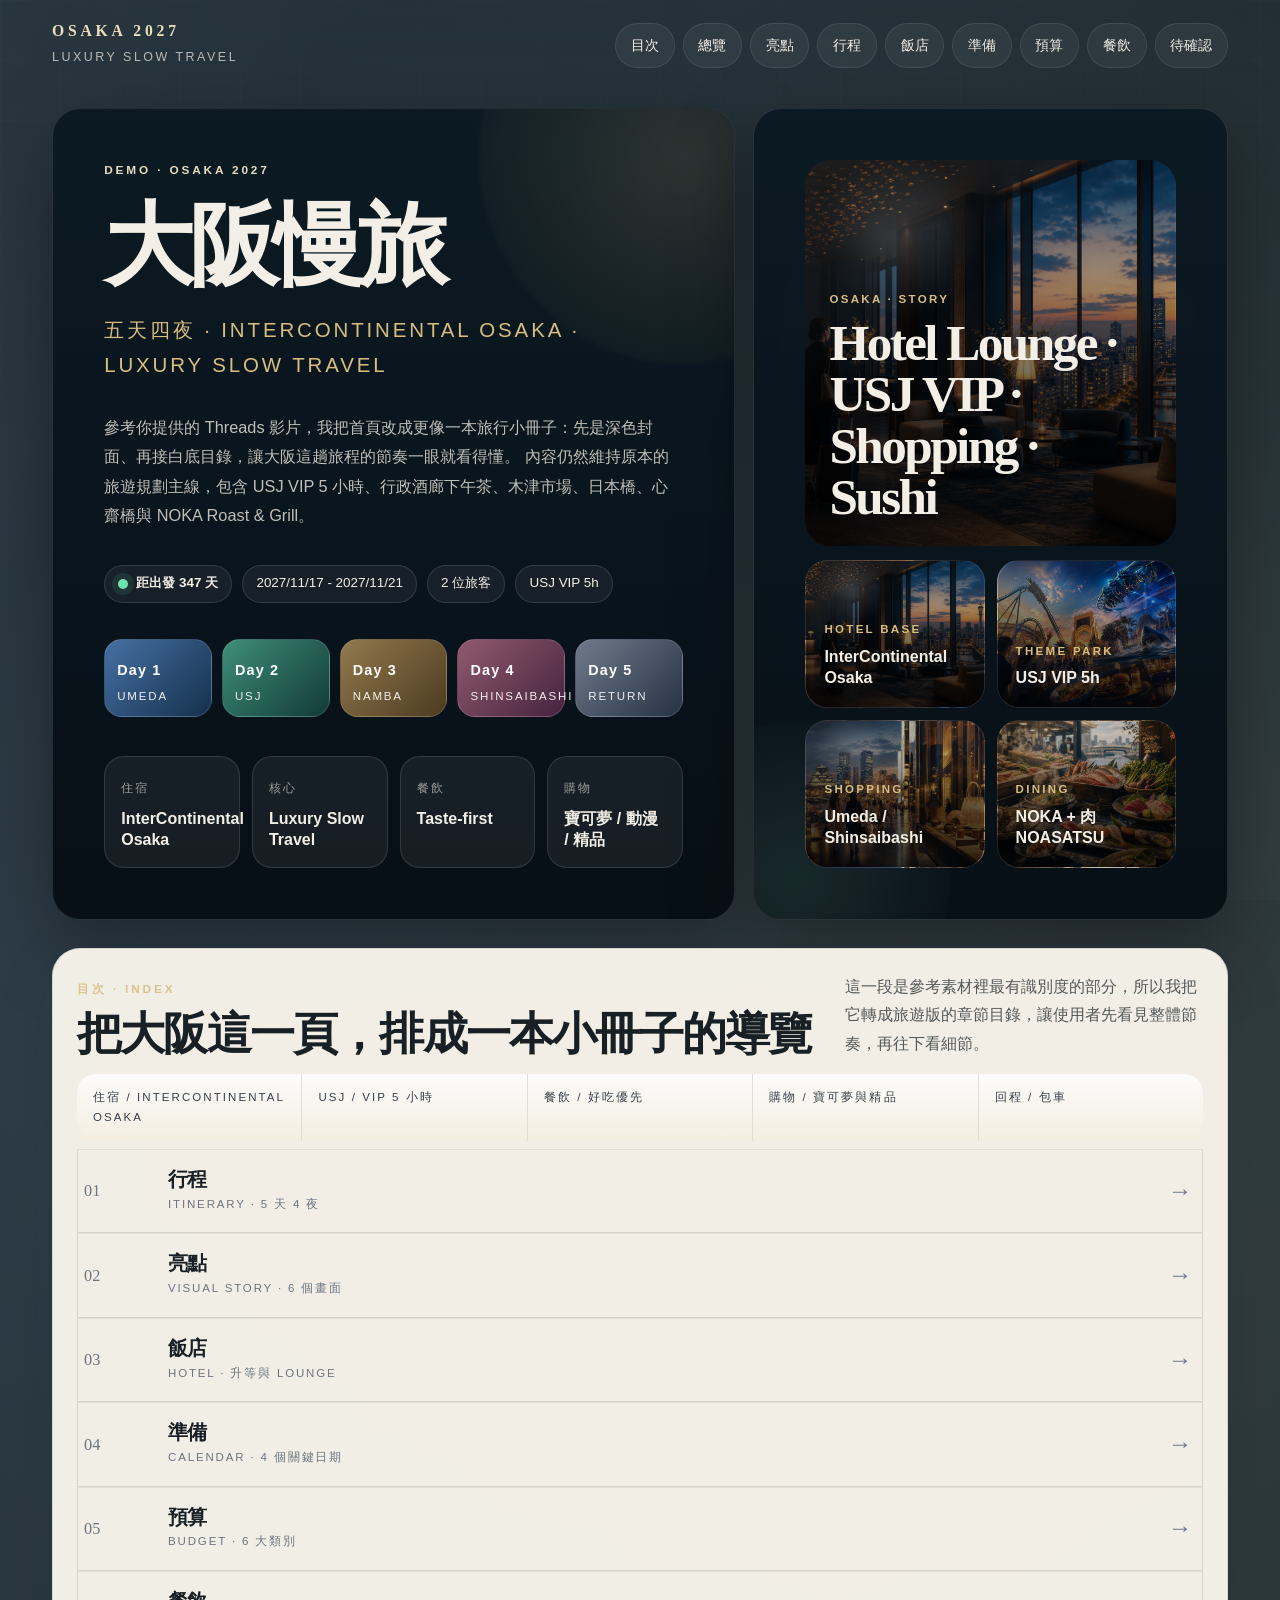
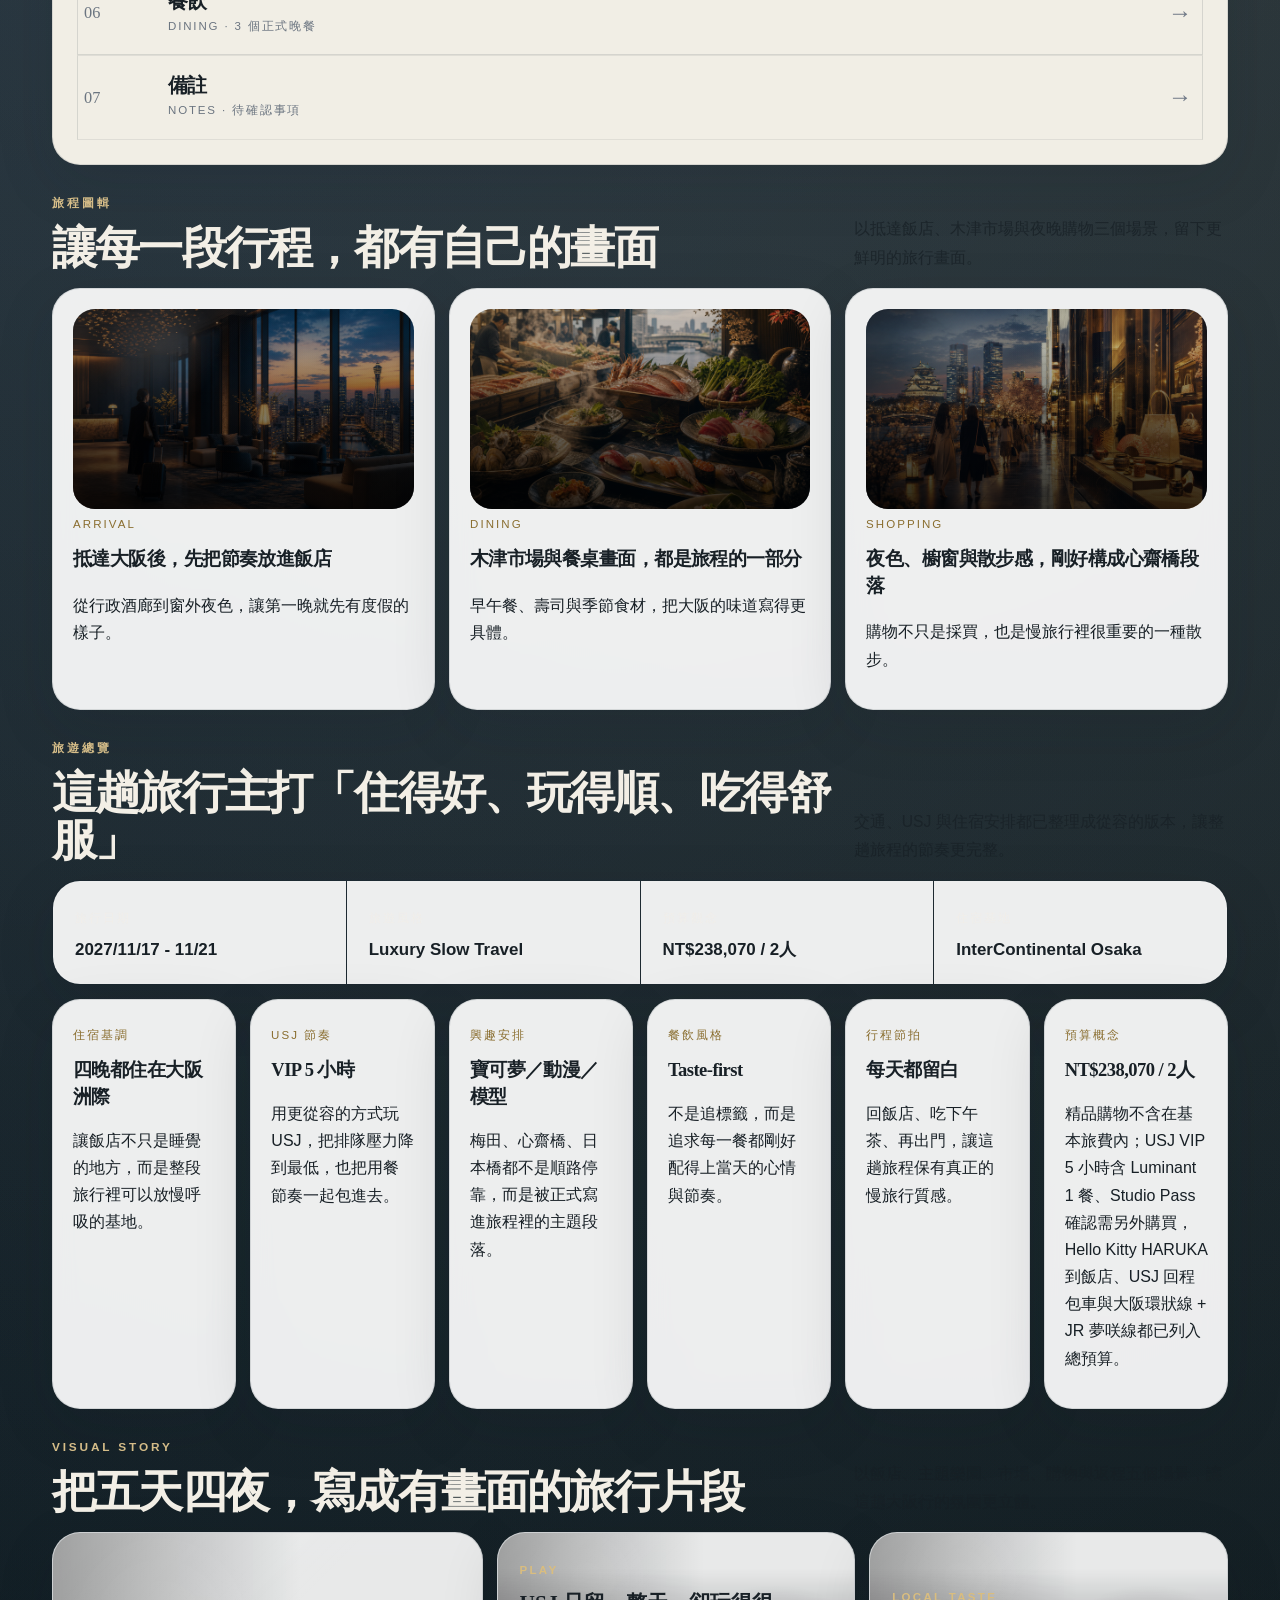
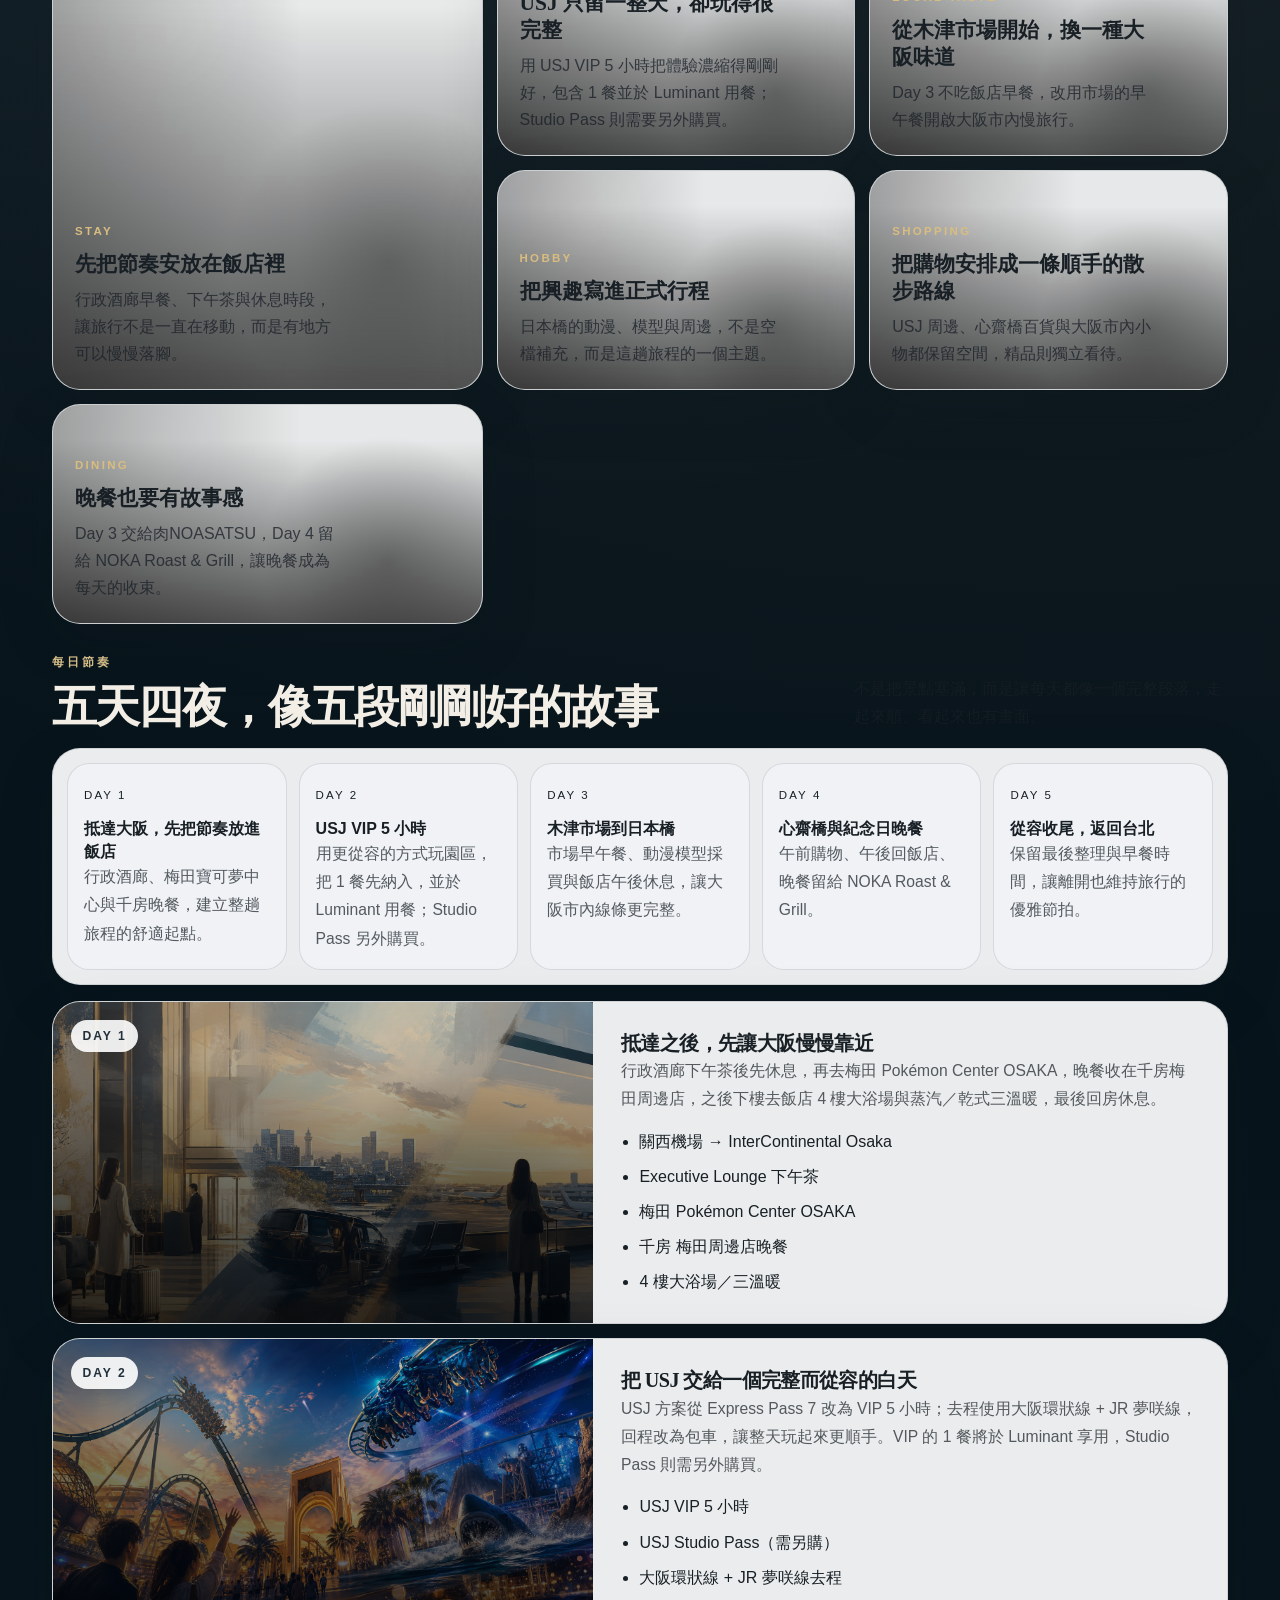
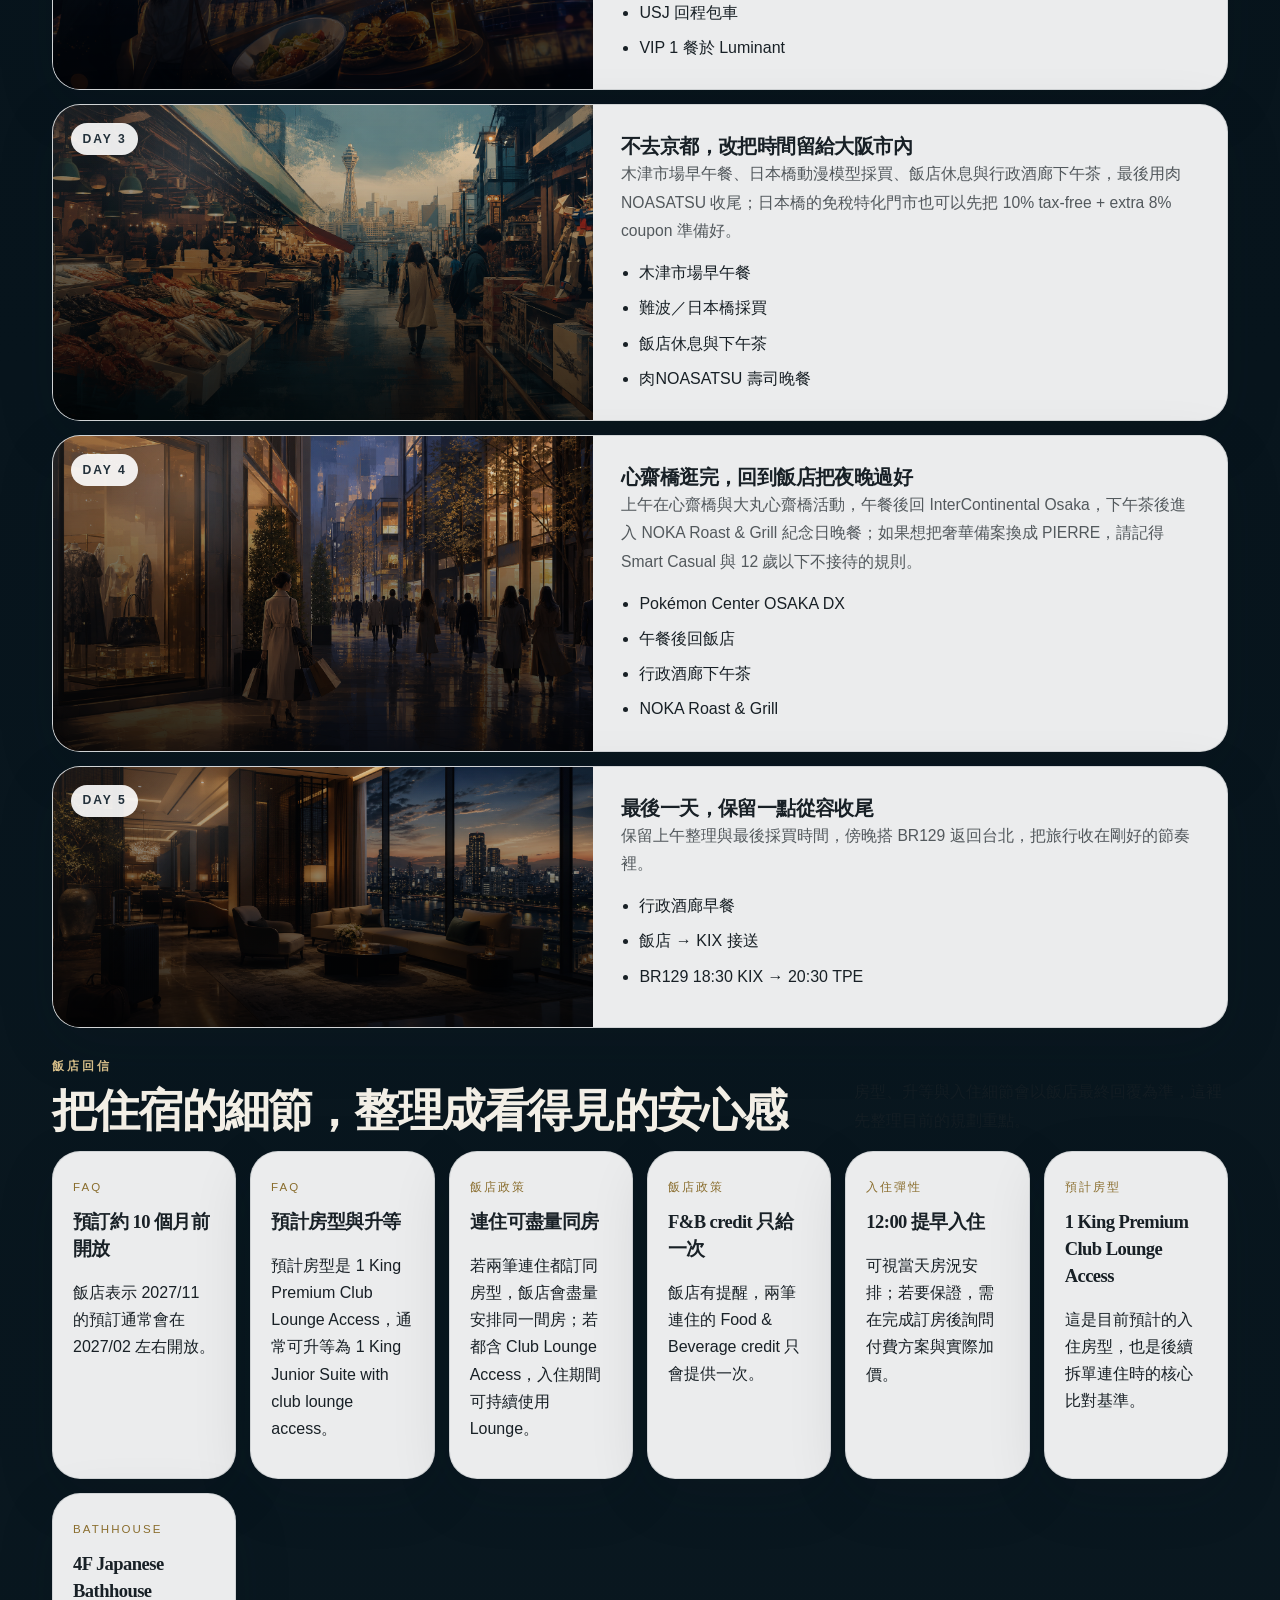
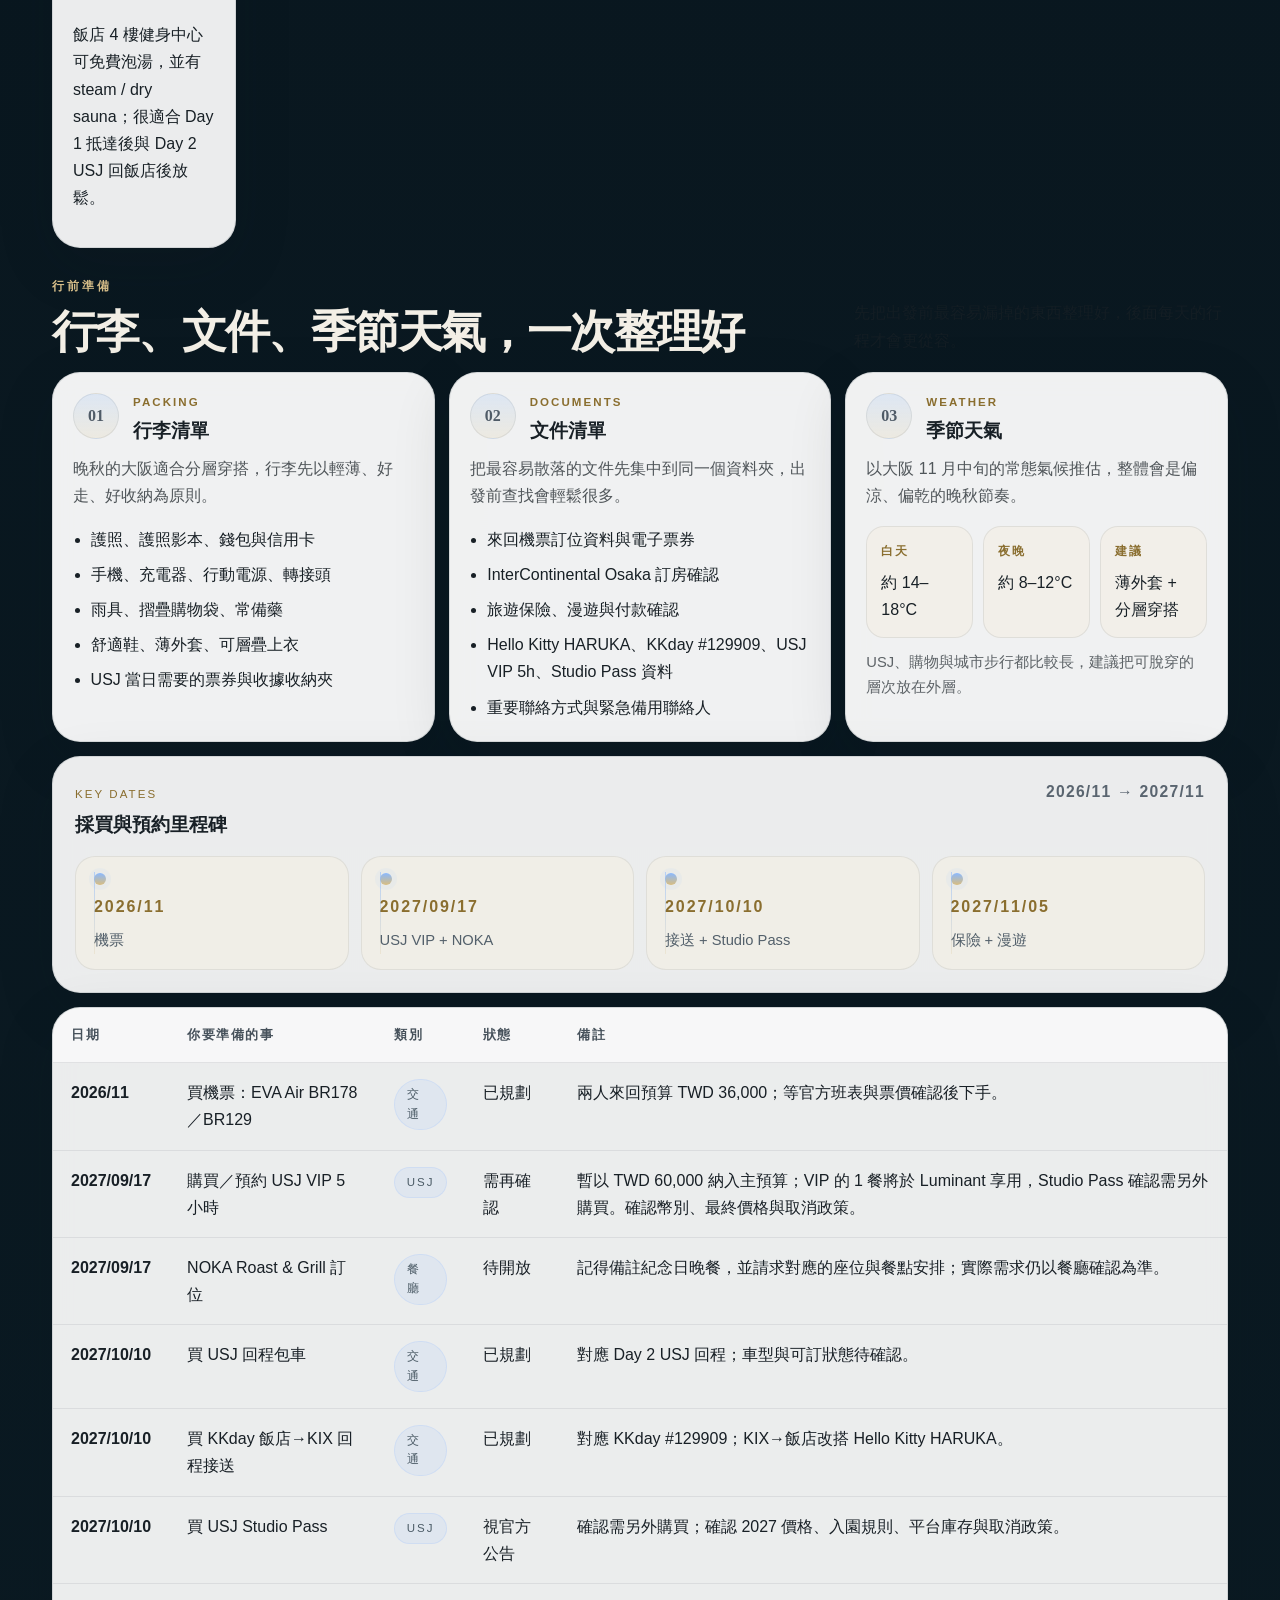
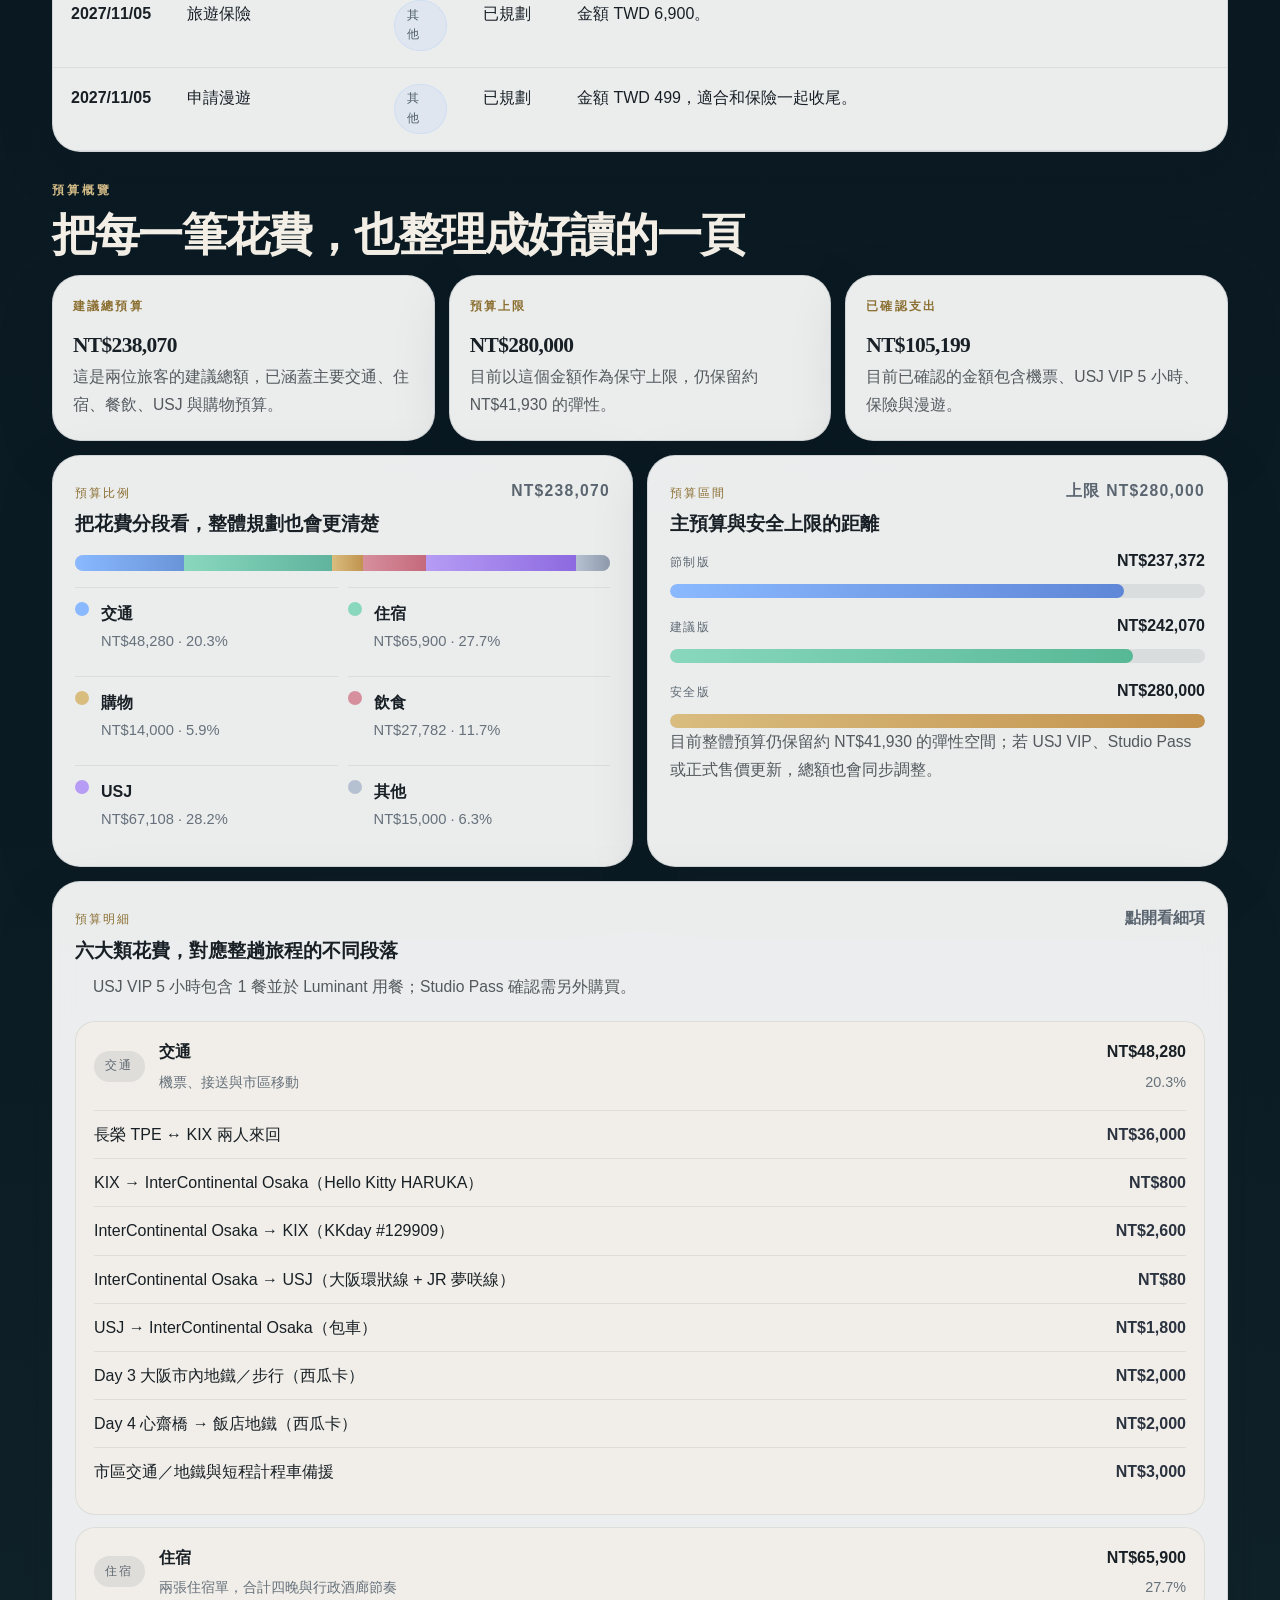
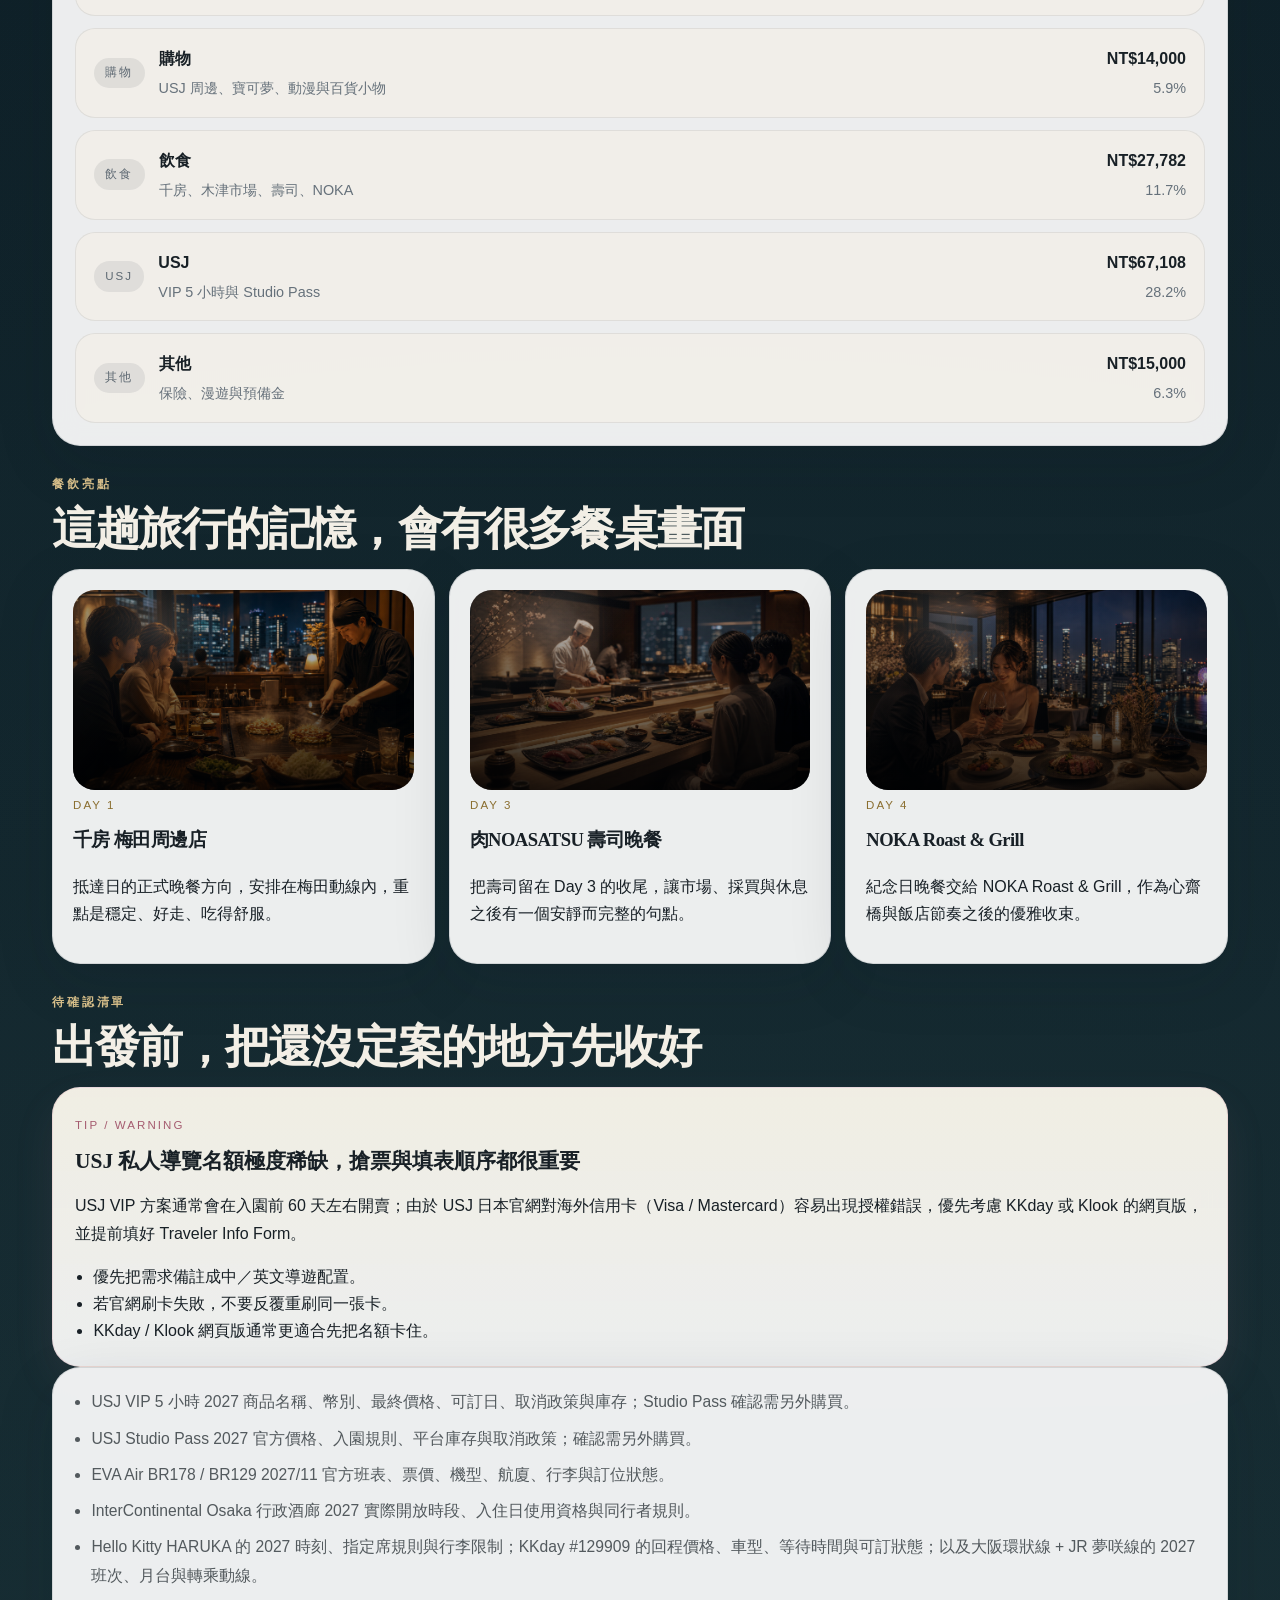
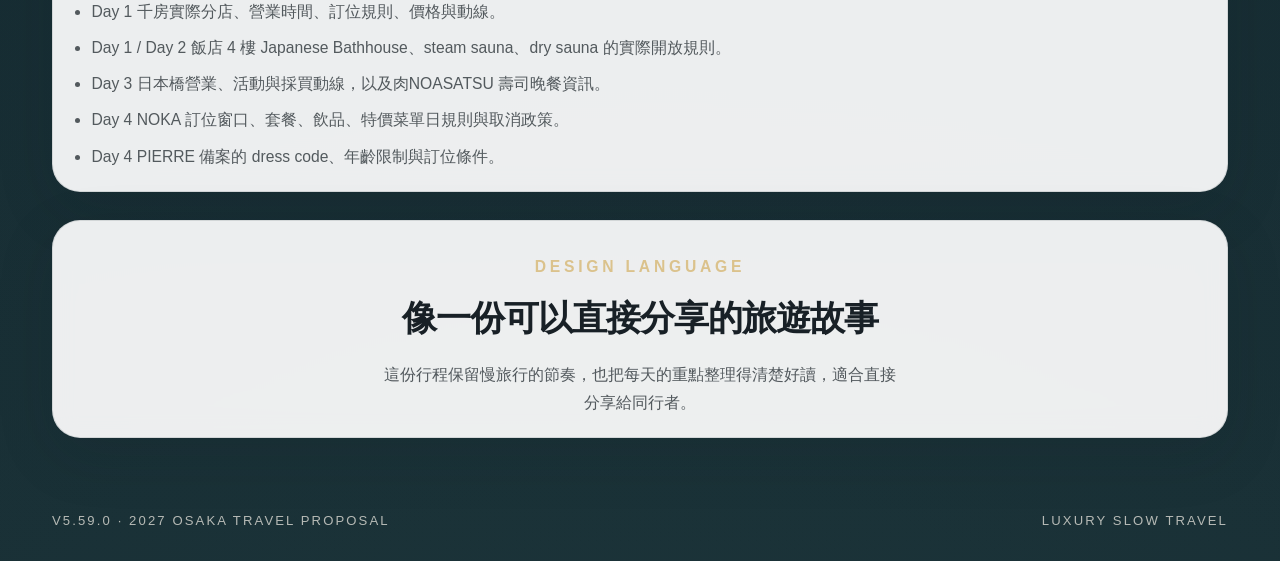
<file: web/index.html>
<!doctype html>
<html lang="zh-Hant">
<head>
  <meta charset="utf-8">
  <meta name="viewport" content="width=device-width, initial-scale=1">
  <meta name="color-scheme" content="dark light">
  <title>2027 大阪自由行｜Luxury Slow Travel</title>
  <meta name="description" content="2027 大阪自由行的敘事型旅遊簡介，聚焦 InterContinental Osaka、Hello Kitty HARUKA、USJ VIP 5 小時、包車回程、寶可夢動漫、美食、購物與五天四夜慢旅行節奏。">
  <link rel="stylesheet" href="./styles.css">
</head>
<body>
  <div class="page-bg" aria-hidden="true"></div>

  <header class="topbar">
    <a class="brand" href="#top" aria-label="回到頁首">
      <span class="brand-mark">OSAKA 2027</span>
      <span class="brand-sub">Luxury Slow Travel</span>
    </a>
    <nav class="topnav" aria-label="頁面導覽">
      <a href="#index">目次</a>
      <a href="#overview">總覽</a>
      <a href="#visual-story">亮點</a>
      <a href="#itinerary">行程</a>
        <a href="#hotel-reply">飯店</a>
        <a href="#calendar">準備</a>
        <a href="#budget">預算</a>
      <a href="#dining">餐飲</a>
      <a href="#pending">待確認</a>
    </nav>
  </header>

  <main id="top" class="shell">
    <section class="hero hero-cover">
      <div class="hero-copy panel dark">
        <p class="eyebrow">DEMO · OSAKA 2027</p>
        <h1>大阪慢旅</h1>
        <p class="hero-subtitle">五天四夜 · InterContinental Osaka · Luxury Slow Travel</p>
        <p class="hero-text">
          參考你提供的 Threads 影片，我把首頁改成更像一本旅行小冊子：先是深色封面、再接白底目錄，讓大阪這趟旅程的節奏一眼就看得懂。
          內容仍然維持原本的旅遊規劃主線，包含 USJ VIP 5 小時、行政酒廊下午茶、木津市場、日本橋、心齋橋與 NOKA Roast &amp; Grill。
        </p>

        <div class="hero-status" aria-label="旅程重點">
          <span class="status-pill"><i></i><strong data-countdown-days>-- 天</strong></span>
          <span>2027/11/17 - 2027/11/21</span>
          <span>2 位旅客</span>
          <span>USJ VIP 5h</span>
        </div>

        <div class="route-tabs" aria-label="旅程節奏">
          <span class="route-tab day-1"><strong>Day 1</strong><small>Umeda</small></span>
          <span class="route-tab day-2"><strong>Day 2</strong><small>USJ</small></span>
          <span class="route-tab day-3"><strong>Day 3</strong><small>Namba</small></span>
          <span class="route-tab day-4"><strong>Day 4</strong><small>Shinsaibashi</small></span>
          <span class="route-tab day-5"><strong>Day 5</strong><small>Return</small></span>
        </div>

        <div class="hero-meta">
          <div>
            <span>住宿</span>
            <strong>InterContinental Osaka</strong>
          </div>
          <div>
            <span>核心</span>
            <strong>Luxury Slow Travel</strong>
          </div>
          <div>
            <span>餐飲</span>
            <strong>Taste-first</strong>
          </div>
          <div>
            <span>購物</span>
            <strong>寶可夢 / 動漫 / 精品</strong>
          </div>
        </div>
      </div>

      <aside class="hero-visual panel dark" aria-label="旅程視覺摘要">
        <div class="poster-scene image-arrival" role="img" aria-label="大阪抵達與飯店行政酒廊的插圖">
          <div class="poster-copy">
            <span>OSAKA · STORY</span>
            <strong>Hotel Lounge · USJ VIP · Shopping · Sushi</strong>
          </div>
        </div>
        <div class="mini-photo-grid">
          <div class="mini-photo scene-hotel image-arrival">
            <span>Hotel base</span>
            <strong>InterContinental Osaka</strong>
          </div>
          <div class="mini-photo day-image-2">
            <span>Theme park</span>
            <strong>USJ VIP 5h</strong>
          </div>
          <div class="mini-photo scene-shopping image-shopping">
            <span>Shopping</span>
            <strong>Umeda / Shinsaibashi</strong>
          </div>
          <div class="mini-photo scene-dining image-market">
            <span>Dining</span>
            <strong>NOKA + 肉NOASATSU</strong>
          </div>
        </div>
      </aside>
    </section>

    <section id="index" class="section">
      <div class="index-sheet panel paper">
        <div class="section-heading split-heading">
          <div>
            <p class="eyebrow">目次 · INDEX</p>
            <h2>把大阪這一頁，排成一本小冊子的導覽</h2>
          </div>
          <p class="section-lead">
            這一段是參考素材裡最有識別度的部分，所以我把它轉成旅遊版的章節目錄，讓使用者先看見整體節奏，再往下看細節。
          </p>
        </div>

        <div class="index-strip" aria-label="旅程摘要">
          <span>住宿 / InterContinental Osaka</span>
          <span>USJ / VIP 5 小時</span>
          <span>餐飲 / 好吃優先</span>
          <span>購物 / 寶可夢與精品</span>
          <span>回程 / 包車</span>
        </div>

        <div class="index-list">
          <a class="index-row" href="#itinerary">
            <span class="index-no">01</span>
            <div class="index-main">
              <strong>行程</strong>
              <span>ITINERARY · 5 天 4 夜</span>
            </div>
            <span class="index-arrow">→</span>
          </a>
          <a class="index-row" href="#visual-story">
            <span class="index-no">02</span>
            <div class="index-main">
              <strong>亮點</strong>
              <span>VISUAL STORY · 6 個畫面</span>
            </div>
            <span class="index-arrow">→</span>
          </a>
          <a class="index-row" href="#hotel-reply">
            <span class="index-no">03</span>
            <div class="index-main">
              <strong>飯店</strong>
              <span>HOTEL · 升等與 Lounge</span>
            </div>
            <span class="index-arrow">→</span>
          </a>
          <a class="index-row" href="#calendar">
            <span class="index-no">04</span>
            <div class="index-main">
              <strong>準備</strong>
              <span>CALENDAR · 4 個關鍵日期</span>
            </div>
            <span class="index-arrow">→</span>
          </a>
          <a class="index-row" href="#budget">
            <span class="index-no">05</span>
            <div class="index-main">
              <strong>預算</strong>
              <span>BUDGET · 6 大類別</span>
            </div>
            <span class="index-arrow">→</span>
          </a>
          <a class="index-row" href="#dining">
            <span class="index-no">06</span>
            <div class="index-main">
              <strong>餐飲</strong>
              <span>DINING · 3 個正式晚餐</span>
            </div>
            <span class="index-arrow">→</span>
          </a>
          <a class="index-row" href="#pending">
            <span class="index-no">07</span>
            <div class="index-main">
              <strong>備註</strong>
              <span>NOTES · 待確認事項</span>
            </div>
            <span class="index-arrow">→</span>
          </a>
        </div>
      </div>
    </section>

    <section id="gallery" class="section">
      <div class="section-heading split-heading">
        <div>
          <p class="eyebrow">旅程圖輯</p>
          <h2>讓每一段行程，都有自己的畫面</h2>
        </div>
        <p class="section-lead">
          以抵達飯店、木津市場與夜晚購物三個場景，留下更鮮明的旅行畫面。
        </p>
      </div>

      <div class="card-grid three-up">
        <article class="feature-card panel">
          <div class="feature-photo image-arrival" role="img" aria-label="大阪抵達與飯店行政酒廊插圖"></div>
          <span class="feature-kicker">Arrival</span>
          <h3>抵達大阪後，先把節奏放進飯店</h3>
          <p>從行政酒廊到窗外夜色，讓第一晚就先有度假的樣子。</p>
        </article>
        <article class="feature-card panel">
          <div class="feature-photo image-market" role="img" aria-label="大阪市場與壽司餐桌插圖"></div>
          <span class="feature-kicker">Dining</span>
          <h3>木津市場與餐桌畫面，都是旅程的一部分</h3>
          <p>早午餐、壽司與季節食材，把大阪的味道寫得更具體。</p>
        </article>
        <article class="feature-card panel">
          <div class="feature-photo image-shopping" role="img" aria-label="大阪夜晚購物街與精品櫥窗插圖"></div>
          <span class="feature-kicker">Shopping</span>
          <h3>夜色、櫥窗與散步感，剛好構成心齋橋段落</h3>
          <p>購物不只是採買，也是慢旅行裡很重要的一種散步。</p>
        </article>
      </div>
    </section>

    <section id="overview" class="section">
      <div class="section-heading split-heading">
        <div>
          <p class="eyebrow">旅遊總覽</p>
          <h2>這趟旅行主打「住得好、玩得順、吃得舒服」</h2>
        </div>
        <p class="section-lead">
          交通、USJ 與住宿安排都已整理成從容的版本，讓整趟旅程的節奏更完整。
        </p>
      </div>

      <div class="sales-strip panel">
        <div>
          <span>旅行日期</span>
          <strong>2027/11/17 - 11/21</strong>
        </div>
        <div>
          <span>旅遊風格</span>
          <strong>Luxury Slow Travel</strong>
        </div>
        <div>
          <span>預算觀念</span>
          <strong data-budget-text="overview-recommended-total">由 JS 計算</strong>
        </div>
        <div>
          <span>住宿基地</span>
          <strong>InterContinental Osaka</strong>
        </div>
      </div>

      <div class="card-grid six-up">
        <article class="info-card panel">
          <span>住宿基調</span>
          <strong>四晚都住在大阪洲際</strong>
          <p>讓飯店不只是睡覺的地方，而是整段旅行裡可以放慢呼吸的基地。</p>
        </article>
        <article class="info-card panel">
          <span>USJ 節奏</span>
          <strong>VIP 5 小時</strong>
          <p>用更從容的方式玩 USJ，把排隊壓力降到最低，也把用餐節奏一起包進去。</p>
        </article>
        <article class="info-card panel">
          <span>興趣安排</span>
          <strong>寶可夢／動漫／模型</strong>
          <p>梅田、心齋橋、日本橋都不是順路停靠，而是被正式寫進旅程裡的主題段落。</p>
        </article>
        <article class="info-card panel">
          <span>餐飲風格</span>
          <strong>Taste-first</strong>
          <p>不是追標籤，而是追求每一餐都剛好配得上當天的心情與節奏。</p>
        </article>
        <article class="info-card panel">
          <span>行程節拍</span>
          <strong>每天都留白</strong>
          <p>回飯店、吃下午茶、再出門，讓這趟旅程保有真正的慢旅行質感。</p>
        </article>
        <article class="info-card panel">
          <span>預算概念</span>
          <strong data-budget-text="hero-recommended-total">由 JS 計算</strong>
          <p data-budget-text="overview-recommended-note">載入後自動更新。</p>
        </article>
      </div>
    </section>

    <section id="visual-story" class="section">
      <div class="section-heading split-heading">
        <div>
          <p class="eyebrow">Visual Story</p>
          <h2>把五天四夜，寫成有畫面的旅行片段</h2>
        </div>
        <p class="section-lead">
          以飯店、主題樂園、市場、購物與返程五個場景，讓這趟大阪行的氛圍更立體。
        </p>
      </div>

      <div class="visual-grid">
        <article class="visual-card tall scene-hotel image-arrival panel">
          <div class="visual-copy">
            <span>Stay</span>
            <h3>先把節奏安放在飯店裡</h3>
            <p>行政酒廊早餐、下午茶與休息時段，讓旅行不是一直在移動，而是有地方可以慢慢落腳。</p>
          </div>
        </article>
        <!-- Modified: Day 2 USJ copy now clarifies Luminant meal and separate Studio Pass -->
        <article class="visual-card scene-usj day-image-2 panel">
          <div class="visual-copy">
            <span>Play</span>
            <h3>USJ 只留一整天，卻玩得很完整</h3>
            <p>用 USJ VIP 5 小時把體驗濃縮得剛剛好，包含 1 餐並於 Luminant 用餐；Studio Pass 則需要另外購買。</p>
          </div>
        </article>
        <article class="visual-card scene-market image-market panel">
          <div class="visual-copy">
            <span>Local Taste</span>
            <h3>從木津市場開始，換一種大阪味道</h3>
            <p>Day 3 不吃飯店早餐，改用市場的早午餐開啟大阪市內慢旅行。</p>
          </div>
        </article>
        <article class="visual-card scene-anime image-hobby panel">
          <div class="visual-copy">
            <span>Hobby</span>
            <h3>把興趣寫進正式行程</h3>
            <p>日本橋的動漫、模型與周邊，不是空檔補充，而是這趟旅程的一個主題。</p>
          </div>
        </article>
        <article class="visual-card scene-shopping day-image-4 panel">
          <div class="visual-copy">
            <span>Shopping</span>
            <h3>把購物安排成一條順手的散步路線</h3>
            <p>USJ 周邊、心齋橋百貨與大阪市內小物都保留空間，精品則獨立看待。</p>
          </div>
        </article>
        <article class="visual-card scene-dining image-dining panel">
          <div class="visual-copy">
            <span>Dining</span>
            <h3>晚餐也要有故事感</h3>
            <p>Day 3 交給肉NOASATSU，Day 4 留給 NOKA Roast & Grill，讓晚餐成為每天的收束。</p>
          </div>
        </article>
      </div>
    </section>

    <section id="itinerary" class="section">
      <div class="section-heading split-heading">
        <div>
          <p class="eyebrow">每日節奏</p>
          <h2>五天四夜，像五段剛剛好的故事</h2>
        </div>
        <p class="section-lead">
          不是把景點塞滿，而是讓每天都像一個完整段落，走起來順、看起來也有畫面。
        </p>
      </div>

      <div class="proposal-strip panel" aria-label="五日提案摘要">
        <div class="proposal-item">
          <span>Day 1</span>
          <strong>抵達大阪，先把節奏放進飯店</strong>
          <p>行政酒廊、梅田寶可夢中心與千房晚餐，建立整趟旅程的舒適起點。</p>
        </div>
        <div class="proposal-item">
          <span>Day 2</span>
          <strong>USJ VIP 5 小時</strong>
          <p>用更從容的方式玩園區，把 1 餐先納入，並於 Luminant 用餐；Studio Pass 另外購買。</p>
        </div>
        <div class="proposal-item">
          <span>Day 3</span>
          <strong>木津市場到日本橋</strong>
          <p>市場早午餐、動漫模型採買與飯店午後休息，讓大阪市內線條更完整。</p>
        </div>
        <div class="proposal-item">
          <span>Day 4</span>
          <strong>心齋橋與紀念日晚餐</strong>
          <p>午前購物、午後回飯店、晚餐留給 NOKA Roast &amp; Grill。</p>
        </div>
        <div class="proposal-item">
          <span>Day 5</span>
          <strong>從容收尾，返回台北</strong>
          <p>保留最後整理與早餐時間，讓離開也維持旅行的優雅節拍。</p>
        </div>
      </div>

      <div class="timeline editorial-timeline">
        <!-- Modified: Day 1 itinerary adds hotel bathhouse and sauna -->
        <article class="day-card panel">
          <div class="day-media day-image-1"><span class="day-chip">Day 1</span></div>
          <div class="day-body">
            <h3>抵達之後，先讓大阪慢慢靠近</h3>
            <p>行政酒廊下午茶後先休息，再去梅田 Pokémon Center OSAKA，晚餐收在千房梅田周邊店，之後下樓去飯店 4 樓大浴場與蒸汽／乾式三溫暖，最後回房休息。</p>
            <ul><li>關西機場 → InterContinental Osaka</li><li>Executive Lounge 下午茶</li><li>梅田 Pokémon Center OSAKA</li><li>千房 梅田周邊店晚餐</li><li>4 樓大浴場／三溫暖</li></ul>
          </div>
        </article>

        <!-- Modified: Day 2 itinerary clarifies one meal at Luminant and separate Studio Pass -->
        <article class="day-card panel">
          <div class="day-media day-image-2"><span class="day-chip">Day 2</span></div>
          <div class="day-body">
            <h3>把 USJ 交給一個完整而從容的白天</h3>
            <p>USJ 方案從 Express Pass 7 改為 VIP 5 小時；去程使用大阪環狀線 + JR 夢咲線，回程改為包車，讓整天玩起來更順手。VIP 的 1 餐將於 Luminant 享用，Studio Pass 則需另外購買。</p>
            <ul><li>USJ VIP 5 小時</li><li>USJ Studio Pass（需另購）</li><li>大阪環狀線 + JR 夢咲線去程</li><li>USJ 回程包車</li><li>VIP 1 餐於 Luminant</li></ul>
          </div>
        </article>

        <!-- Modified: Day 3 adds tax-free coupon note -->
        <article class="day-card panel">
          <div class="day-media day-image-3"><span class="day-chip">Day 3</span></div>
          <div class="day-body">
            <h3>不去京都，改把時間留給大阪市內</h3>
            <p>木津市場早午餐、日本橋動漫模型採買、飯店休息與行政酒廊下午茶，最後用肉NOASATSU 收尾；日本橋的免稅特化門市也可以先把 10% tax-free + extra 8% coupon 準備好。</p>
            <ul><li>木津市場早午餐</li><li>難波／日本橋採買</li><li>飯店休息與下午茶</li><li>肉NOASATSU 壽司晚餐</li></ul>
          </div>
        </article>

        <!-- Modified: Day 4 notes PIERRE fallback conditions -->
        <article class="day-card panel">
          <div class="day-media day-image-4"><span class="day-chip">Day 4</span></div>
          <div class="day-body">
            <h3>心齋橋逛完，回到飯店把夜晚過好</h3>
            <p>上午在心齋橋與大丸心齋橋活動，午餐後回 InterContinental Osaka，下午茶後進入 NOKA Roast & Grill 紀念日晚餐；如果想把奢華備案換成 PIERRE，請記得 Smart Casual 與 12 歲以下不接待的規則。</p>
            <ul><li>Pokémon Center OSAKA DX</li><li>午餐後回飯店</li><li>行政酒廊下午茶</li><li>NOKA Roast & Grill</li></ul>
          </div>
        </article>

        <article class="day-card panel">
          <div class="day-media day-image-5"><span class="day-chip">Day 5</span></div>
          <div class="day-body">
            <h3>最後一天，保留一點從容收尾</h3>
            <p>保留上午整理與最後採買時間，傍晚搭 BR129 返回台北，把旅行收在剛好的節奏裡。</p>
            <ul><li>行政酒廊早餐</li><li>飯店 → KIX 接送</li><li>BR129 18:30 KIX → 20:30 TPE</li></ul>
          </div>
        </article>
      </div>
    </section>

    <section id="hotel-reply" class="section">
      <div class="section-heading split-heading">
        <div><p class="eyebrow">飯店回信</p><h2>把住宿的細節，整理成看得見的安心感</h2></div>
        <p class="section-lead">房型、升等與入住細節會以飯店最終回覆為準，這裡先整理目前的規劃重點。</p>
      </div>
      <div class="card-grid six-up">
        <article class="info-card panel"><span>FAQ</span><strong>預訂約 10 個月前開放</strong><p>飯店表示 2027/11 的預訂通常會在 2027/02 左右開放。</p></article>
        <article class="info-card panel"><span>FAQ</span><strong>預計房型與升等</strong><p>預計房型是 1 King Premium Club Lounge Access，通常可升等為 1 King Junior Suite with club lounge access。</p></article>
        <article class="info-card panel"><span>飯店政策</span><strong>連住可盡量同房</strong><p>若兩筆連住都訂同房型，飯店會盡量安排同一間房；若都含 Club Lounge Access，入住期間可持續使用 Lounge。</p></article>
        <article class="info-card panel"><span>飯店政策</span><strong>F&B credit 只給一次</strong><p>飯店有提醒，兩筆連住的 Food & Beverage credit 只會提供一次。</p></article>
        <article class="info-card panel"><span>入住彈性</span><strong>12:00 提早入住</strong><p>可視當天房況安排；若要保證，需在完成訂房後詢問付費方案與實際加價。</p></article>
        <article class="info-card panel"><span>預計房型</span><strong>1 King Premium Club Lounge Access</strong><p>這是目前預計的入住房型，也是後續拆單連住時的核心比對基準。</p></article>
        <!-- Added: hotel bathhouse / sauna recovery card -->
        <article class="info-card panel"><span>Bathhouse</span><strong>4F Japanese Bathhouse</strong><p>飯店 4 樓健身中心可免費泡湯，並有 steam / dry sauna；很適合 Day 1 抵達後與 Day 2 USJ 回飯店後放鬆。</p></article>
      </div>
    </section>

    <section id="calendar" class="section">
      <div class="section-heading split-heading">
        <div><p class="eyebrow">行前準備</p><h2>行李、文件、季節天氣，一次整理好</h2></div>
        <p class="section-lead">先把出發前最容易漏掉的東西整理好，後面每天的行程才會更從容。</p>
      </div>

      <div class="prep-grid">
        <article class="prep-card panel">
          <div class="prep-head">
            <span class="prep-index">01</span>
            <div>
              <p class="prep-kicker">Packing</p>
              <h3>行李清單</h3>
            </div>
          </div>
          <p class="prep-lead">晚秋的大阪適合分層穿搭，行李先以輕薄、好走、好收納為原則。</p>
          <ul class="prep-list">
            <li>護照、護照影本、錢包與信用卡</li>
            <li>手機、充電器、行動電源、轉接頭</li>
            <li>雨具、摺疊購物袋、常備藥</li>
            <li>舒適鞋、薄外套、可層疊上衣</li>
            <li>USJ 當日需要的票券與收據收納夾</li>
          </ul>
        </article>

        <article class="prep-card panel">
          <div class="prep-head">
            <span class="prep-index">02</span>
            <div>
              <p class="prep-kicker">Documents</p>
              <h3>文件清單</h3>
            </div>
          </div>
          <p class="prep-lead">把最容易散落的文件先集中到同一個資料夾，出發前查找會輕鬆很多。</p>
          <ul class="prep-list">
            <li>來回機票訂位資料與電子票券</li>
            <li>InterContinental Osaka 訂房確認</li>
            <li>旅遊保險、漫遊與付款確認</li>
            <li>Hello Kitty HARUKA、KKday #129909、USJ VIP 5h、Studio Pass 資料</li>
            <li>重要聯絡方式與緊急備用聯絡人</li>
          </ul>
        </article>

        <article class="prep-card panel">
          <div class="prep-head">
            <span class="prep-index">03</span>
            <div>
              <p class="prep-kicker">Weather</p>
              <h3>季節天氣</h3>
            </div>
          </div>
          <p class="prep-lead">以大阪 11 月中旬的常態氣候推估，整體會是偏涼、偏乾的晚秋節奏。</p>
          <div class="weather-grid">
            <div class="weather-stat">
              <strong>白天</strong>
              <span>約 14–18°C</span>
            </div>
            <div class="weather-stat">
              <strong>夜晚</strong>
              <span>約 8–12°C</span>
            </div>
            <div class="weather-stat">
              <strong>建議</strong>
              <span>薄外套 + 分層穿搭</span>
            </div>
          </div>
          <p class="prep-footnote">USJ、購物與城市步行都比較長，建議把可脫穿的層次放在外層。</p>
        </article>
      </div>

      <div class="calendar-visual panel">
        <div class="chart-head"><div><p class="chart-kicker">Key dates</p><h3>採買與預約里程碑</h3></div><strong>2026/11 → 2027/11</strong></div>
        <div class="milestone-track" aria-label="採買與預約里程碑時間軸">
          <div class="milestone"><span class="milestone-dot"></span><strong>2026/11</strong><span>機票</span></div>
          <div class="milestone"><span class="milestone-dot"></span><strong>2027/09/17</strong><span>USJ VIP + NOKA</span></div>
          <div class="milestone"><span class="milestone-dot"></span><strong>2027/10/10</strong><span>接送 + Studio Pass</span></div>
          <div class="milestone"><span class="milestone-dot"></span><strong>2027/11/05</strong><span>保險 + 漫遊</span></div>
        </div>
      </div>

      <div class="table-panel panel">
        <table>
          <thead><tr><th>日期</th><th>你要準備的事</th><th>類別</th><th>狀態</th><th>備註</th></tr></thead>
          <tbody>
            <tr><td><strong>2026/11</strong></td><td>買機票：EVA Air BR178／BR129</td><td><span class="tag">交通</span></td><td>已規劃</td><td>兩人來回預算 TWD 36,000；等官方班表與票價確認後下手。</td></tr>
            <tr><td><strong>2027/09/17</strong></td><td>購買／預約 USJ VIP 5 小時</td><td><span class="tag">USJ</span></td><td>需再確認</td><td>暫以 TWD 60,000 納入主預算；VIP 的 1 餐將於 Luminant 享用，Studio Pass 確認需另外購買。確認幣別、最終價格與取消政策。</td></tr>
            <tr><td><strong>2027/09/17</strong></td><td>NOKA Roast & Grill 訂位</td><td><span class="tag">餐廳</span></td><td>待開放</td><td>記得備註紀念日晚餐，並請求對應的座位與餐點安排；實際需求仍以餐廳確認為準。</td></tr>
            <tr><td><strong>2027/10/10</strong></td><td>買 USJ 回程包車</td><td><span class="tag">交通</span></td><td>已規劃</td><td>對應 Day 2 USJ 回程；車型與可訂狀態待確認。</td></tr>
            <tr><td><strong>2027/10/10</strong></td><td>買 KKday 飯店→KIX 回程接送</td><td><span class="tag">交通</span></td><td>已規劃</td><td>對應 KKday #129909；KIX→飯店改搭 Hello Kitty HARUKA。</td></tr>
            <tr><td><strong>2027/10/10</strong></td><td>買 USJ Studio Pass</td><td><span class="tag">USJ</span></td><td>視官方公告</td><td>確認需另外購買；確認 2027 價格、入園規則、平台庫存與取消政策。</td></tr>
            <tr><td><strong>2027/11/05</strong></td><td>旅遊保險</td><td><span class="tag">其他</span></td><td>已規劃</td><td>金額 TWD 6,900。</td></tr>
            <tr><td><strong>2027/11/05</strong></td><td>申請漫遊</td><td><span class="tag">其他</span></td><td>已規劃</td><td>金額 TWD 499，適合和保險一起收尾。</td></tr>
          </tbody>
        </table>
      </div>
    </section>

    <section id="budget" class="section">
      <div class="section-heading split-heading">
        <div><p class="eyebrow">預算概覽</p><h2>把每一筆花費，也整理成好讀的一頁</h2></div>
        <p class="section-lead"></p>
      </div>
      <div id="budget-app"></div>
    </section>

    <section id="dining" class="section">
      <div class="section-heading split-heading">
        <div><p class="eyebrow">餐飲亮點</p><h2>這趟旅行的記憶，會有很多餐桌畫面</h2></div>
        <p class="section-lead"></p>
      </div>
      <div class="card-grid three-up">
        <article class="feature-card panel"><div class="feature-photo scene-okonomi"></div><span class="feature-kicker">Day 1</span><h3>千房 梅田周邊店</h3><p>抵達日的正式晚餐方向，安排在梅田動線內，重點是穩定、好走、吃得舒服。</p></article>
        <article class="feature-card panel"><div class="feature-photo scene-sushi"></div><span class="feature-kicker">Day 3</span><h3>肉NOASATSU 壽司晚餐</h3><p>把壽司留在 Day 3 的收尾，讓市場、採買與休息之後有一個安靜而完整的句點。</p></article>
        <article class="feature-card panel"><div class="feature-photo scene-noka"></div><span class="feature-kicker">Day 4</span><h3>NOKA Roast & Grill</h3><p>紀念日晚餐交給 NOKA Roast &amp; Grill，作為心齋橋與飯店節奏之後的優雅收束。</p></article>
      </div>
    </section>

    <section id="pending" class="section">
      <div class="section-heading split-heading">
        <div><p class="eyebrow">待確認清單</p><h2>出發前，把還沒定案的地方先收好</h2></div>
        <p class="section-lead"></p>
      </div>
      <!-- Added: warning / tip callout for USJ VIP booking strategy -->
      <div class="callout warning panel">
        <span class="callout-title">Tip / Warning</span>
        <h3>USJ 私人導覽名額極度稀缺，搶票與填表順序都很重要</h3>
        <p>USJ VIP 方案通常會在入園前 60 天左右開賣；由於 USJ 日本官網對海外信用卡（Visa / Mastercard）容易出現授權錯誤，優先考慮 KKday 或 Klook 的網頁版，並提前填好 Traveler Info Form。</p>
        <ul>
          <li>優先把需求備註成中／英文導遊配置。</li>
          <li>若官網刷卡失敗，不要反覆重刷同一張卡。</li>
          <li>KKday / Klook 網頁版通常更適合先把名額卡住。</li>
        </ul>
      </div>
      <div class="pending-grid panel">
        <ul class="pending-list">
          <li>USJ VIP 5 小時 2027 商品名稱、幣別、最終價格、可訂日、取消政策與庫存；Studio Pass 確認需另外購買。</li>
          <li>USJ Studio Pass 2027 官方價格、入園規則、平台庫存與取消政策；確認需另外購買。</li>
          <li>EVA Air BR178 / BR129 2027/11 官方班表、票價、機型、航廈、行李與訂位狀態。</li>
          <li>InterContinental Osaka 行政酒廊 2027 實際開放時段、入住日使用資格與同行者規則。</li>
          <li>Hello Kitty HARUKA 的 2027 時刻、指定席規則與行李限制；KKday #129909 的回程價格、車型、等待時間與可訂狀態；以及大阪環狀線 + JR 夢咲線的 2027 班次、月台與轉乘動線。</li>
          <li>Day 1 千房實際分店、營業時間、訂位規則、價格與動線。</li>
          <li>Day 1 / Day 2 飯店 4 樓 Japanese Bathhouse、steam sauna、dry sauna 的實際開放規則。</li>
          <li>Day 3 日本橋營業、活動與採買動線，以及肉NOASATSU 壽司晚餐資訊。</li>
          <li>Day 4 NOKA 訂位窗口、套餐、飲品、特價菜單日規則與取消政策。</li>
          <li>Day 4 PIERRE 備案的 dress code、年齡限制與訂位條件。</li>
        </ul>
      </div>
    </section>

    <section class="section">
      <div class="note panel">
        <p class="eyebrow">Design language</p>
        <h2>像一份可以直接分享的旅遊故事</h2>
        <p>
          這份行程保留慢旅行的節奏，也把每天的重點整理得清楚好讀，適合直接分享給同行者。
        </p>
      </div>
    </section>
  </main>

  <footer class="footer">
    <span>V5.59.0 · 2027 Osaka Travel Proposal</span>
    <span>Luxury Slow Travel</span>
  </footer>
  <script defer src="./budget.js"></script>
</body>
</html>
</file>
<file: web/styles.css>
:root {
  color-scheme: dark light;
  --bg: #07131a;
  --bg-2: #0f2028;
  --bg-3: #f4ede0;
  --ink: #182026;
  --ink-soft: #5f6974;
  --paper: rgba(250, 246, 237, 0.96);
  --paper-strong: rgba(255, 251, 243, 0.98);
  --paper-line: rgba(23, 33, 43, 0.08);
  --dark-line: rgba(255, 255, 255, 0.12);
  --dark-soft: rgba(255, 255, 255, 0.08);
  --text: #f3efe6;
  --muted: rgba(243, 239, 230, 0.75);
  --accent: #8fdac1;
  --accent-2: #8ab9ff;
  --gold: #d9bd7f;
  --rose: #d68f9d;
  --sand: #dbc28c;
  --shadow-dark: 0 26px 80px rgba(0, 0, 0, 0.38);
  --shadow-soft: 0 18px 60px rgba(17, 23, 31, 0.12);
  --radius: 28px;
  --radius-sm: 18px;
  --max: 1220px;
  --serif: "Noto Serif TC", "Source Han Serif TC", "Songti TC", Georgia, serif;
  --sans: "Noto Sans TC", "Source Han Sans TC", "PingFang TC", sans-serif;
}

*,
*::before,
*::after {
  box-sizing: border-box;
}

html {
  scroll-behavior: smooth;
}

body {
  margin: 0;
  min-height: 100vh;
  color: var(--text);
  font-family: var(--sans);
  background:
    radial-gradient(circle at 14% 8%, rgba(138, 185, 255, 0.18), transparent 26%),
    radial-gradient(circle at 84% 10%, rgba(217, 189, 127, 0.16), transparent 28%),
    radial-gradient(circle at 52% 106%, rgba(143, 218, 193, 0.12), transparent 30%),
    linear-gradient(180deg, #041016 0%, #08151d 44%, #0e2029 100%);
  line-height: 1.7;
}

a {
  color: inherit;
  text-decoration: none;
}

button,
input,
textarea,
select {
  font: inherit;
}

code {
  padding: 0.12rem 0.35rem;
  border-radius: 999px;
  background: rgba(255, 255, 255, 0.08);
  color: #e8f0ff;
}

.page-bg {
  position: fixed;
  inset: 0;
  pointer-events: none;
  background:
    linear-gradient(120deg, rgba(255, 255, 255, 0.045), transparent 24%),
    linear-gradient(300deg, rgba(255, 255, 255, 0.03), transparent 22%);
  opacity: 0.75;
}

.page-bg::before {
  content: "";
  position: absolute;
  inset: 0;
  background-image:
    linear-gradient(rgba(255, 255, 255, 0.03) 1px, transparent 1px),
    linear-gradient(90deg, rgba(255, 255, 255, 0.03) 1px, transparent 1px);
  background-size: 60px 60px;
  mask-image: linear-gradient(180deg, rgba(0, 0, 0, 0.7), transparent 76%);
}

.topbar {
  position: sticky;
  top: 0;
  z-index: 30;
  display: flex;
  align-items: flex-end;
  justify-content: space-between;
  gap: 20px;
  max-width: var(--max);
  margin: 0 auto;
  padding: 18px 22px 0;
  backdrop-filter: blur(18px);
}

.brand {
  display: grid;
  gap: 2px;
}

.brand-mark {
  font-family: var(--serif);
  letter-spacing: 0.24em;
  text-transform: uppercase;
  font-weight: 800;
  font-size: 0.98rem;
  color: #e9dfbf;
}

.brand-sub {
  font-size: 0.78rem;
  letter-spacing: 0.2em;
  text-transform: uppercase;
  color: rgba(243, 239, 230, 0.72);
}

.topnav {
  display: flex;
  flex-wrap: wrap;
  justify-content: flex-end;
  gap: 8px;
}

.topnav a {
  padding: 0.6rem 0.92rem;
  border-radius: 999px;
  border: 1px solid rgba(255, 255, 255, 0.09);
  background: rgba(255, 255, 255, 0.05);
  color: var(--text);
  font-size: 0.86rem;
  transition: transform 160ms ease, border-color 160ms ease, background 160ms ease;
}

.topnav a:hover,
.topnav a:focus-visible {
  transform: translateY(-1px);
  border-color: rgba(138, 185, 255, 0.42);
  background: rgba(138, 185, 255, 0.11);
}

.shell {
  position: relative;
  max-width: var(--max);
  margin: 0 auto;
  padding: 22px 22px 72px;
}

.section {
  margin-top: 28px;
  scroll-margin-top: 108px;
}

.panel {
  position: relative;
  overflow: hidden;
  border-radius: var(--radius);
  border: 1px solid rgba(22, 33, 43, 0.12);
  background: var(--paper);
  color: var(--ink);
  box-shadow: var(--shadow-soft);
  backdrop-filter: blur(12px);
}

.panel.dark {
  border-color: rgba(255, 255, 255, 0.12);
  background:
    linear-gradient(180deg, rgba(11, 25, 34, 0.96), rgba(7, 15, 22, 0.98));
  color: var(--text);
  box-shadow: var(--shadow-dark);
}

.paper {
  background: var(--paper);
}

.eyebrow {
  margin: 0 0 12px;
  color: #e5dcc0;
  letter-spacing: 0.24em;
  text-transform: uppercase;
  font-size: 0.74rem;
  font-weight: 800;
}

.section .eyebrow {
  color: var(--sand);
}

.section-heading {
  margin-bottom: 16px;
}

.split-heading {
  display: grid;
  grid-template-columns: minmax(0, 1fr) minmax(280px, 0.48fr);
  gap: 22px;
  align-items: end;
}

.section-heading h2 {
  margin: 0;
  font-family: var(--serif);
  letter-spacing: -0.04em;
  line-height: 1.05;
  font-size: clamp(1.8rem, 3.5vw, 2.8rem);
}

.section-lead,
.section-note,
.hero-text,
.proposal-item p,
.day-card p,
.summary p,
.note p,
.pending-list li,
.chart-note,
.tree-note {
  margin: 0;
  color: rgba(24, 32, 38, 0.72);
  font-size: 0.98rem;
  line-height: 1.8;
}

.panel.dark .section-lead,
.panel.dark .section-note,
.panel.dark .hero-text,
.panel.dark .proposal-item p,
.panel.dark .day-card p,
.panel.dark .summary p,
.panel.dark .note p,
.panel.dark .pending-list li,
.panel.dark .chart-note,
.panel.dark .tree-note {
  color: rgba(243, 239, 230, 0.78);
}

.hero-cover {
  display: grid;
  grid-template-columns: minmax(0, 1.18fr) minmax(320px, 0.82fr);
  gap: 18px;
  align-items: stretch;
  margin-top: 18px;
}

.hero-copy,
.hero-visual {
  min-height: 620px;
  padding: clamp(24px, 4vw, 56px);
}

.hero-copy::before,
.hero-visual::before {
  content: "";
  position: absolute;
  inset: auto;
  pointer-events: none;
}

.hero-copy::before {
  right: -160px;
  top: -160px;
  width: 420px;
  height: 420px;
  border-radius: 50%;
  background: radial-gradient(circle, rgba(217, 189, 127, 0.16), rgba(217, 189, 127, 0.03) 68%, transparent 70%);
}

.hero-visual::before {
  left: -120px;
  bottom: -120px;
  width: 320px;
  height: 320px;
  border-radius: 50%;
  background: radial-gradient(circle, rgba(143, 218, 193, 0.12), rgba(143, 218, 193, 0.02) 68%, transparent 70%);
}

.hero-copy {
  display: flex;
  flex-direction: column;
  justify-content: space-between;
}

.hero h1 {
  margin: 0;
  font-family: var(--serif);
  letter-spacing: -0.06em;
  line-height: 0.96;
  font-size: clamp(3.6rem, 7vw, 6.8rem);
}

.hero-subtitle {
  margin: 14px 0 0;
  font-size: clamp(1rem, 1.6vw, 1.28rem);
  letter-spacing: 0.14em;
  text-transform: uppercase;
  color: var(--gold);
}

.hero-text {
  max-width: 64ch;
  margin-top: 20px;
  color: rgba(243, 239, 230, 0.8);
  font-size: 1.02rem;
}

.hero-status {
  display: flex;
  flex-wrap: wrap;
  gap: 10px;
  margin-top: 24px;
}

.status-pill,
.hero-status span {
  display: inline-flex;
  align-items: center;
  min-height: 34px;
  padding: 0.42rem 0.82rem;
  border-radius: 999px;
  border: 1px solid rgba(255, 255, 255, 0.12);
  background: rgba(255, 255, 255, 0.06);
  color: var(--text);
  font-size: 0.84rem;
}

.status-pill {
  gap: 8px;
}

.status-pill i {
  width: 10px;
  height: 10px;
  border-radius: 50%;
  background: #6fe3ab;
  box-shadow: 0 0 0 6px rgba(111, 227, 171, 0.1);
}

.route-tabs {
  display: grid;
  grid-template-columns: repeat(5, minmax(0, 1fr));
  gap: 10px;
  margin-top: 26px;
}

.route-tab {
  display: grid;
  align-content: end;
  min-height: 78px;
  padding: 12px 12px 10px;
  border-radius: 18px;
  border: 1px solid rgba(255, 255, 255, 0.12);
  color: #fff;
}

.route-tab strong {
  font-size: 0.9rem;
  letter-spacing: 0.08em;
}

.route-tab small {
  margin-top: 4px;
  font-size: 0.72rem;
  letter-spacing: 0.16em;
  text-transform: uppercase;
  opacity: 0.9;
}

.day-1 {
  background: linear-gradient(135deg, rgba(122, 179, 255, 0.48), rgba(11, 25, 34, 0.06)), #16324f;
}

.day-2 {
  background: linear-gradient(135deg, rgba(109, 223, 190, 0.5), rgba(11, 25, 34, 0.06)), #123c38;
}

.day-3 {
  background: linear-gradient(135deg, rgba(217, 189, 127, 0.48), rgba(11, 25, 34, 0.06)), #513d21;
}

.day-4 {
  background: linear-gradient(135deg, rgba(214, 143, 157, 0.5), rgba(11, 25, 34, 0.06)), #4a2440;
}

.day-5 {
  background: linear-gradient(135deg, rgba(180, 190, 205, 0.5), rgba(11, 25, 34, 0.06)), #293447;
}

.hero-meta {
  display: grid;
  grid-template-columns: repeat(4, minmax(0, 1fr));
  gap: 12px;
  margin-top: 28px;
}

.hero-meta div,
.mini-photo,
.index-row,
.proposal-item,
.info-card,
.feature-card,
.day-card,
.summary,
.note,
.calendar-visual,
.table-panel,
.budget-chart,
.budget-tree,
.callout,
.pending-grid {
  border: 1px solid rgba(22, 33, 43, 0.12);
}

.hero-meta div {
  padding: 16px;
  border-radius: 20px;
  background: rgba(255, 255, 255, 0.06);
  border-color: rgba(255, 255, 255, 0.12);
}

.hero-meta span,
.index-strip span,
.chart-kicker,
.feature-kicker,
.info-card span,
.proposal-item span,
.tree-badge,
.callout-title,
.tag,
.sales-strip span {
  display: inline-block;
  font-size: 0.72rem;
  letter-spacing: 0.18em;
  text-transform: uppercase;
}

.hero-meta span,
.sales-strip span {
  color: rgba(243, 239, 230, 0.6);
}

.tag {
  padding: 0.3rem 0.7rem;
  border-radius: 999px;
  background: rgba(138, 185, 255, 0.12);
  border: 1px solid rgba(138, 185, 255, 0.2);
  color: #4b5b66;
}

.hero-meta strong {
  display: block;
  margin-top: 8px;
  line-height: 1.35;
  font-size: 1rem;
}

.hero-visual {
  display: grid;
  gap: 14px;
  overflow: hidden;
}

.poster-scene,
.mini-photo,
.visual-card,
.day-media,
.feature-photo {
  position: relative;
  overflow: hidden;
  isolation: isolate;
}

.feature-photo {
  min-height: 200px;
  border-radius: 22px;
}

.poster-scene::before,
.mini-photo::before,
.visual-card::before,
.day-media::before,
.feature-photo::before {
  content: "";
  position: absolute;
  inset: 0;
  z-index: -2;
  background:
    linear-gradient(135deg, rgba(255, 255, 255, 0.12), transparent 36%),
    radial-gradient(circle at 25% 20%, rgba(255, 255, 255, 0.18), transparent 20%),
    radial-gradient(circle at 78% 72%, rgba(0, 0, 0, 0.28), transparent 34%);
}

.poster-scene::after,
.mini-photo::after,
.visual-card::after,
.day-media::after,
.feature-photo::after {
  content: "";
  position: absolute;
  inset: 0;
  z-index: -1;
  background:
    linear-gradient(180deg, transparent 16%, rgba(0, 0, 0, 0.64)),
    linear-gradient(90deg, rgba(0, 0, 0, 0.32), transparent 58%);
}

.poster-scene {
  min-height: 386px;
  border-radius: 26px;
  background:
    linear-gradient(135deg, rgba(122, 179, 255, 0.48), rgba(7, 15, 22, 0.12) 42%),
    radial-gradient(circle at 74% 24%, rgba(217, 189, 127, 0.58), transparent 24%),
    linear-gradient(160deg, #12243b, #07131b);
}

.poster-copy {
  position: absolute;
  left: 24px;
  right: 24px;
  bottom: 24px;
  display: grid;
  gap: 8px;
}

.poster-copy span,
.mini-photo span,
.visual-copy span {
  color: var(--gold);
  letter-spacing: 0.2em;
  text-transform: uppercase;
  font-size: 0.72rem;
  font-weight: 800;
}

.poster-copy strong {
  max-width: 16ch;
  font-family: var(--serif);
  font-size: clamp(2rem, 4vw, 3.4rem);
  line-height: 1;
  letter-spacing: -0.05em;
}

.mini-photo-grid {
  display: grid;
  grid-template-columns: repeat(2, minmax(0, 1fr));
  gap: 12px;
}

.mini-photo {
  min-height: 148px;
  display: grid;
  align-content: end;
  gap: 6px;
  padding: 18px;
  border-radius: 22px;
  border-color: rgba(255, 255, 255, 0.1);
}

.mini-photo strong {
  font-size: 1rem;
  line-height: 1.35;
}

.scene-hotel {
  background:
    linear-gradient(135deg, rgba(122, 179, 255, 0.5), rgba(11, 23, 35, 0.16)),
    radial-gradient(circle at 72% 24%, rgba(217, 189, 127, 0.5), transparent 24%),
    #13263c;
}

.scene-usj {
  background:
    linear-gradient(135deg, rgba(143, 218, 193, 0.54), rgba(11, 23, 35, 0.16)),
    radial-gradient(circle at 76% 22%, rgba(214, 143, 157, 0.52), transparent 24%),
    #12393a;
}

.scene-shopping {
  background:
    linear-gradient(135deg, rgba(217, 189, 127, 0.54), rgba(11, 23, 35, 0.12)),
    radial-gradient(circle at 22% 26%, rgba(122, 179, 255, 0.42), transparent 22%),
    #2b2432;
}

.scene-dining,
.scene-sushi,
.scene-noka {
  background:
    linear-gradient(135deg, rgba(214, 143, 157, 0.54), rgba(11, 23, 35, 0.14)),
    radial-gradient(circle at 76% 28%, rgba(217, 189, 127, 0.46), transparent 24%),
    #3a2032;
}

.scene-market {
  background:
    linear-gradient(135deg, rgba(143, 218, 193, 0.54), rgba(11, 23, 35, 0.12)),
    radial-gradient(circle at 76% 26%, rgba(217, 189, 127, 0.44), transparent 22%),
    #14332d;
}

.scene-anime {
  background:
    linear-gradient(135deg, rgba(180, 144, 255, 0.56), rgba(11, 23, 35, 0.12)),
    radial-gradient(circle at 68% 24%, rgba(122, 179, 255, 0.48), transparent 22%),
    #201f3b;
}

.scene-arrival {
  background:
    linear-gradient(135deg, rgba(122, 179, 255, 0.46), rgba(11, 23, 35, 0.16)),
    radial-gradient(circle at 74% 24%, rgba(217, 189, 127, 0.52), transparent 24%),
    #11243a;
}

.scene-departure {
  background:
    linear-gradient(135deg, rgba(180, 190, 205, 0.54), rgba(11, 23, 35, 0.16)),
    radial-gradient(circle at 74% 28%, rgba(122, 179, 255, 0.42), transparent 24%),
    #182333;
}

.scene-okonomi {
  background:
    linear-gradient(180deg, rgba(4, 10, 18, 0.14), rgba(4, 10, 18, 0.34)),
    url("./assets/day-1-okonomiyaki-umeda.3b66bcdfa2.png") center center / cover no-repeat;
}

.scene-sushi {
  background:
    linear-gradient(180deg, rgba(4, 10, 18, 0.14), rgba(4, 10, 18, 0.34)),
    url("./assets/day-3-sushi-omakase.d58ae331dd.png") center center / cover no-repeat;
}

.scene-noka {
  background:
    linear-gradient(180deg, rgba(4, 10, 18, 0.14), rgba(4, 10, 18, 0.34)),
    url("./assets/day-4-noka-dining.4d9cd2b899.png") center center / cover no-repeat;
}

.image-arrival {
  background:
    linear-gradient(135deg, rgba(4, 10, 18, 0.16), rgba(4, 10, 18, 0.28)),
    linear-gradient(180deg, rgba(255, 255, 255, 0.02), rgba(0, 0, 0, 0.1)),
    url("./assets/osaka-arrival-lounge.3e9317e722.png");
  background-size: cover;
  background-position: center;
}

.image-market {
  background:
    linear-gradient(135deg, rgba(4, 10, 18, 0.16), rgba(4, 10, 18, 0.3)),
    linear-gradient(180deg, rgba(255, 255, 255, 0.02), rgba(0, 0, 0, 0.1)),
    url("./assets/osaka-dining-market.cb7c69254f.png");
  background-size: cover;
  background-position: center;
}

.image-shopping {
  background:
    linear-gradient(135deg, rgba(4, 10, 18, 0.18), rgba(4, 10, 18, 0.3)),
    linear-gradient(180deg, rgba(255, 255, 255, 0.02), rgba(0, 0, 0, 0.12)),
    url("./assets/osaka-shopping-night.e919b0a74a.png");
  background-size: cover;
  background-position: center;
}

.day-image-1 {
  background:
    linear-gradient(180deg, rgba(5, 12, 22, 0.15), rgba(5, 12, 22, 0.42)),
    url("./assets/day-1-arrival.2f5e6f5ef8.png") center center / cover no-repeat;
}

.day-image-2 {
  background:
    linear-gradient(180deg, rgba(6, 10, 24, 0.12), rgba(6, 10, 24, 0.44)),
    url("./assets/day-2-usj.2be406345a.png") center center / cover no-repeat;
}

.day-image-3 {
  background:
    linear-gradient(180deg, rgba(12, 10, 4, 0.1), rgba(12, 10, 4, 0.42)),
    url("./assets/day-3-market-hobby.57289ab0da.png") center center / cover no-repeat;
}

.day-image-4 {
  background:
    linear-gradient(180deg, rgba(9, 11, 18, 0.14), rgba(9, 11, 18, 0.44)),
    url("./assets/day-4-shopping.937baddaf2.png") center center / cover no-repeat;
}

.day-image-5 {
  background:
    linear-gradient(180deg, rgba(8, 12, 20, 0.16), rgba(8, 12, 20, 0.46)),
    url("./assets/day-5-departure.d59f04cd58.png") center center / cover no-repeat;
}

.index-sheet {
  padding: 24px;
}

.index-strip {
  display: grid;
  grid-template-columns: repeat(5, minmax(0, 1fr));
  gap: 1px;
  margin: 14px 0 8px;
  overflow: hidden;
  border-radius: 18px;
  background: rgba(22, 33, 43, 0.08);
}

.index-strip span {
  padding: 14px 16px;
  background:
    linear-gradient(180deg, rgba(255, 255, 255, 0.9), rgba(245, 239, 226, 0.94));
  color: #38414a;
}

.index-list {
  display: grid;
}

.index-row {
  display: grid;
  grid-template-columns: 72px minmax(0, 1fr) 28px;
  gap: 12px;
  align-items: center;
  padding: 18px 6px;
  border-top: 1px solid rgba(22, 33, 43, 0.08);
  transition: background 160ms ease, transform 160ms ease;
}

.index-row:last-child {
  border-bottom: 1px solid rgba(22, 33, 43, 0.08);
}

.index-row:hover,
.index-row:focus-visible {
  background: rgba(138, 185, 255, 0.08);
  transform: translateX(2px);
}

.index-no {
  font-family: var(--serif);
  font-size: 1.02rem;
  color: #6b7580;
}

.index-main strong {
  display: block;
  font-family: var(--serif);
  font-size: 1.24rem;
  line-height: 1.15;
  letter-spacing: -0.03em;
  color: var(--ink);
}

.index-main span {
  display: block;
  margin-top: 4px;
  color: #6b7580;
  letter-spacing: 0.16em;
  text-transform: uppercase;
  font-size: 0.72rem;
}

.index-arrow {
  font-size: 1.5rem;
  color: #707987;
}

.sales-strip {
  display: grid;
  grid-template-columns: repeat(4, minmax(0, 1fr));
  gap: 1px;
  padding: 0;
  overflow: hidden;
  background: rgba(22, 33, 43, 0.08);
  margin-bottom: 14px;
}

.sales-strip div {
  padding: 22px;
  background: rgba(255, 255, 255, 0.92);
}

.sales-strip strong {
  display: block;
  margin-top: 8px;
  font-size: 1.06rem;
  line-height: 1.4;
  color: var(--ink);
}

.card-grid {
  display: grid;
  gap: 14px;
}

.prep-grid {
  display: grid;
  gap: 14px;
  grid-template-columns: repeat(3, minmax(0, 1fr));
  margin-bottom: 14px;
}

.prep-card {
  padding: 20px;
  background: rgba(255, 255, 255, 0.94);
}

.prep-head {
  display: flex;
  gap: 14px;
  align-items: flex-start;
}

.prep-index {
  display: inline-flex;
  align-items: center;
  justify-content: center;
  width: 46px;
  height: 46px;
  border-radius: 50%;
  background: linear-gradient(180deg, rgba(138, 185, 255, 0.18), rgba(217, 189, 127, 0.14));
  border: 1px solid rgba(22, 33, 43, 0.08);
  color: #4f5b67;
  font-family: var(--serif);
  font-size: 1rem;
  font-weight: 700;
}

.prep-kicker {
  margin: 0;
  color: #8a6e2f;
  letter-spacing: 0.18em;
  text-transform: uppercase;
  font-size: 0.72rem;
  font-weight: 800;
}

.prep-card h3 {
  margin: 6px 0 0;
  font-family: var(--serif);
  font-size: 1.16rem;
  line-height: 1.35;
  color: var(--ink);
}

.prep-lead {
  margin-top: 12px;
  color: rgba(24, 32, 38, 0.74);
}

.prep-list {
  margin: 14px 0 0;
  padding-left: 1.1rem;
  color: var(--ink);
}

.prep-list li + li {
  margin-top: 8px;
}

.weather-grid {
  display: grid;
  gap: 10px;
  grid-template-columns: repeat(3, minmax(0, 1fr));
  margin-top: 14px;
}

.weather-stat {
  padding: 14px;
  border-radius: 18px;
  border: 1px solid rgba(22, 33, 43, 0.08);
  background: rgba(243, 239, 230, 0.72);
}

.weather-stat strong {
  display: block;
  color: #8a6e2f;
  letter-spacing: 0.12em;
  text-transform: uppercase;
  font-size: 0.74rem;
}

.weather-stat span {
  display: block;
  margin-top: 8px;
  color: var(--ink);
  font-size: 1rem;
}

.prep-footnote {
  margin-top: 12px;
  color: rgba(24, 32, 38, 0.68);
  font-size: 0.92rem;
}

.six-up {
  grid-template-columns: repeat(auto-fit, minmax(180px, 1fr));
}

.three-up {
  grid-template-columns: repeat(auto-fit, minmax(240px, 1fr));
}

.info-card,
.feature-card,
.day-card,
.summary,
.note {
  position: relative;
  padding: 20px;
  overflow: hidden;
  background: rgba(255, 255, 255, 0.92);
}

.info-card {
  min-height: 170px;
}

.info-card span,
.feature-kicker {
  color: #8a6e2f;
}

.info-card strong,
.feature-card h3,
.day-body h3,
.summary strong,
.note h2 {
  display: block;
  margin-top: 10px;
  font-family: var(--serif);
  color: var(--ink);
  letter-spacing: -0.03em;
}

.info-card strong,
.feature-card h3 {
  font-size: 1.16rem;
  line-height: 1.45;
}

.visual-grid {
  display: grid;
  grid-template-columns: 1.2fr 1fr 1fr;
  grid-auto-rows: minmax(220px, auto);
  gap: 14px;
}

.visual-card {
  min-height: 220px;
  display: grid;
  align-content: end;
  padding: 22px;
  border-radius: var(--radius);
  background: rgba(255, 255, 255, 0.9);
}

.visual-card.tall {
  grid-row: span 2;
}

.visual-copy {
  max-width: 30ch;
}

.visual-copy h3 {
  margin: 8px 0 0;
  font-family: var(--serif);
  font-size: 1.34rem;
  line-height: 1.25;
}

.visual-copy p {
  margin: 8px 0 0;
  color: rgba(24, 32, 38, 0.76);
}

.proposal-strip {
  display: grid;
  grid-template-columns: repeat(5, minmax(0, 1fr));
  gap: 12px;
  padding: 14px;
  margin-bottom: 16px;
  background: rgba(255, 255, 255, 0.92);
}

.proposal-item {
  padding: 16px;
  border-radius: 22px;
  background: rgba(242, 245, 250, 0.76);
}

.proposal-item strong {
  display: block;
  margin-top: 10px;
  font-size: 1rem;
  line-height: 1.45;
  color: var(--ink);
}

.timeline {
  display: grid;
  gap: 14px;
}

.editorial-timeline {
  grid-template-columns: 1fr;
}

.day-card {
  display: grid;
  grid-template-columns: minmax(280px, 0.92fr) minmax(0, 1.08fr);
  padding: 0;
}

.day-media {
  display: flex;
  align-items: flex-start;
  justify-content: flex-start;
  min-height: 260px;
  padding: 18px;
}

.day-chip {
  display: inline-flex;
  align-items: center;
  min-height: 32px;
  padding: 0.34rem 0.72rem;
  border-radius: 999px;
  background: rgba(255, 255, 255, 0.9);
  color: #22303a;
  font-size: 0.76rem;
  letter-spacing: 0.16em;
  text-transform: uppercase;
  font-weight: 800;
  box-shadow: 0 10px 22px rgba(0, 0, 0, 0.12);
}

.day-body {
  padding: 28px;
}

.day-body h3 {
  margin: 0;
  font-size: 1.26rem;
  line-height: 1.35;
}

.day-card ul,
.pending-list {
  margin: 14px 0 0;
  padding-left: 1.15rem;
}

.day-card li + li,
.pending-list li + li {
  margin-top: 8px;
}

.table-panel {
  overflow-x: auto;
  -webkit-overflow-scrolling: touch;
  background: rgba(255, 255, 255, 0.92);
}

table {
  width: 100%;
  min-width: 900px;
  border-collapse: collapse;
}

thead th {
  padding: 16px 18px;
  text-align: left;
  font-size: 0.82rem;
  letter-spacing: 0.12em;
  text-transform: uppercase;
  color: #46515b;
  border-bottom: 1px solid rgba(22, 33, 43, 0.1);
  background: rgba(255, 255, 255, 0.6);
}

tbody td {
  padding: 16px 18px;
  border-bottom: 1px solid rgba(22, 33, 43, 0.08);
  vertical-align: top;
  color: var(--ink);
}

tbody tr:hover td {
  background: rgba(138, 185, 255, 0.05);
}

.calendar-visual {
  display: grid;
  gap: 18px;
  padding: 22px;
  margin-bottom: 14px;
  background: rgba(255, 255, 255, 0.92);
}

.chart-head {
  display: flex;
  align-items: flex-start;
  justify-content: space-between;
  gap: 18px;
}

.chart-kicker {
  margin: 0 0 8px;
  color: #8a6e2f;
}

.chart-head h3 {
  margin: 0;
  font-family: var(--serif);
  font-size: 1.18rem;
  line-height: 1.35;
  color: var(--ink);
}

.chart-head strong {
  color: #5a6570;
  font-size: 0.98rem;
  letter-spacing: 0.08em;
  white-space: nowrap;
}

.milestone-track {
  display: grid;
  gap: 12px;
  grid-template-columns: repeat(auto-fit, minmax(150px, 1fr));
}

.milestone {
  position: relative;
  display: grid;
  gap: 8px;
  padding: 16px 16px 16px 18px;
  border-radius: 20px;
  border: 1px solid rgba(22, 33, 43, 0.08);
  background: rgba(243, 239, 230, 0.7);
}

.milestone::before {
  content: "";
  position: absolute;
  left: 18px;
  top: 15px;
  bottom: 15px;
  width: 1px;
  background: linear-gradient(180deg, rgba(138, 185, 255, 0.55), rgba(217, 189, 127, 0.2));
}

.milestone-dot {
  width: 12px;
  height: 12px;
  border-radius: 50%;
  background: linear-gradient(180deg, #8ab9ff, #d9bd7f);
  box-shadow: 0 0 0 5px rgba(138, 185, 255, 0.08);
}

.milestone strong {
  color: #8a6e2f;
  letter-spacing: 0.12em;
}

.milestone span:last-child {
  color: #53606b;
  font-size: 0.92rem;
}

.budget-summaries {
  display: grid;
  gap: 14px;
  grid-template-columns: repeat(auto-fit, minmax(220px, 1fr));
  margin-bottom: 14px;
}

.summary span {
  display: block;
  color: #8a6e2f;
  letter-spacing: 0.18em;
  text-transform: uppercase;
  font-size: 0.74rem;
  font-weight: 800;
}

.summary strong {
  margin-top: 10px;
  font-size: 1.34rem;
}

.budget-visuals {
  display: grid;
  gap: 14px;
  grid-template-columns: repeat(auto-fit, minmax(280px, 1fr));
  margin-bottom: 14px;
}

.budget-chart {
  padding: 22px;
  background: rgba(255, 255, 255, 0.92);
}

.chart-head {
  display: flex;
  align-items: flex-start;
  justify-content: space-between;
  gap: 18px;
}

.stacked-budget {
  display: flex;
  overflow: hidden;
  height: 16px;
  margin: 18px 0 16px;
  border-radius: 999px;
  background: rgba(22, 33, 43, 0.08);
}

.stacked-segment {
  width: var(--share);
}

.stacked-segment.transport { background: linear-gradient(90deg, #8ab9ff, #6a94d8); }
.stacked-segment.lodging { background: linear-gradient(90deg, #89d8be, #60b39d); }
.stacked-segment.shopping { background: linear-gradient(90deg, #d9bd7f, #c1934f); }
.stacked-segment.dining { background: linear-gradient(90deg, #d68f9d, #c56a7d); }
.stacked-segment.usj { background: linear-gradient(90deg, #b69cf4, #8d6ae0); }
.stacked-segment.other { background: linear-gradient(90deg, #b5c0d0, #8f9cad); }

.legend-grid {
  display: grid;
  gap: 10px;
  grid-template-columns: repeat(2, minmax(0, 1fr));
}

.legend-item {
  display: flex;
  gap: 12px;
  align-items: flex-start;
  padding: 12px 0;
  border-top: 1px solid rgba(22, 33, 43, 0.08);
}

.legend-swatch {
  width: 14px;
  height: 14px;
  margin-top: 4px;
  border-radius: 999px;
  flex: 0 0 auto;
}

.legend-swatch.transport { background: #8ab9ff; }
.legend-swatch.lodging { background: #89d8be; }
.legend-swatch.shopping { background: #d9bd7f; }
.legend-swatch.dining { background: #d68f9d; }
.legend-swatch.usj { background: #b69cf4; }
.legend-swatch.other { background: #b5c0d0; }

.legend-item strong {
  display: block;
  color: var(--ink);
}

.legend-item span {
  display: block;
  margin-top: 2px;
  color: #66717b;
  font-size: 0.92rem;
}

.scenario-bars {
  display: grid;
  gap: 14px;
  margin-top: 10px;
}

.scenario-row {
  display: grid;
  gap: 10px;
}

.scenario-label {
  display: flex;
  align-items: baseline;
  justify-content: space-between;
  gap: 12px;
}

.scenario-label span {
  color: #5d6872;
  letter-spacing: 0.12em;
  text-transform: uppercase;
  font-size: 0.74rem;
}

.scenario-label strong {
  color: var(--ink);
  font-size: 1rem;
}

.scenario-track {
  height: 14px;
  overflow: hidden;
  border-radius: 999px;
  background: rgba(22, 33, 43, 0.08);
}

.scenario-fill {
  display: block;
  height: 100%;
  border-radius: inherit;
}

.scenario-fill.controlled { background: linear-gradient(90deg, #8ab9ff, #5f87d7); }
.scenario-fill.recommended { background: linear-gradient(90deg, #89d8be, #57b896); }
.scenario-fill.safety { background: linear-gradient(90deg, #d9bd7f, #c3924d); }

.budget-tree {
  padding: 22px;
  background: rgba(255, 255, 255, 0.92);
}

.tree-head {
  display: flex;
  align-items: flex-start;
  justify-content: space-between;
  gap: 18px;
}

.tree-head h3 {
  margin: 0;
  font-family: var(--serif);
  font-size: 1.18rem;
  line-height: 1.35;
}

.tree-head strong {
  color: #5a6570;
  white-space: nowrap;
}

.tree-note {
  margin-top: 10px;
}

.tree-list {
  display: grid;
  gap: 12px;
  margin-top: 16px;
}

.tree-node {
  border-radius: 20px;
  border: 1px solid rgba(22, 33, 43, 0.08);
  background: rgba(243, 239, 230, 0.68);
}

.tree-node > summary {
  list-style: none;
  cursor: pointer;
  display: flex;
  align-items: center;
  justify-content: space-between;
  gap: 16px;
  padding: 16px 18px;
}

.tree-node > summary::-webkit-details-marker {
  display: none;
}

.tree-summary-left {
  display: flex;
  gap: 14px;
  align-items: center;
}

.tree-summary-left div strong {
  display: block;
  color: var(--ink);
  font-size: 1rem;
}

.tree-summary-left div p {
  margin: 4px 0 0;
  color: #66717b;
  font-size: 0.9rem;
}

.tree-badge {
  padding: 0.35rem 0.7rem;
  border-radius: 999px;
  background: rgba(22, 33, 43, 0.08);
  color: #5d6872;
}

.tree-summary-right {
  text-align: right;
}

.tree-summary-right strong {
  display: block;
  color: var(--ink);
}

.tree-summary-right span {
  display: block;
  margin-top: 4px;
  color: #66717b;
  font-size: 0.9rem;
}

.tree-note {
  padding: 0 18px 4px;
}

.tree-leaf-list {
  margin: 0;
  padding: 0 18px 18px 18px;
  list-style: none;
}

.tree-leaf-list li {
  display: flex;
  justify-content: space-between;
  gap: 16px;
  padding: 10px 0;
  border-top: 1px solid rgba(22, 33, 43, 0.08);
}

.tree-leaf-list li span {
  color: var(--ink);
}

.tree-leaf-list li strong {
  color: #2b3340;
  white-space: nowrap;
  text-align: right;
}

.callout {
  padding: 22px;
  background: linear-gradient(180deg, rgba(245, 242, 231, 0.98), rgba(255, 255, 255, 0.92));
}

.callout.warning {
  border-color: rgba(214, 143, 157, 0.24);
  box-shadow: 0 18px 44px rgba(214, 143, 157, 0.08);
}

.callout-title {
  color: #a55c70;
}

.callout h3 {
  margin: 10px 0 0;
  font-family: var(--serif);
  color: var(--ink);
  font-size: 1.34rem;
  line-height: 1.35;
}

.callout ul {
  margin: 14px 0 0;
  padding-left: 1.15rem;
}

.pending-grid {
  padding: 20px;
  background: rgba(255, 255, 255, 0.92);
}

.pending-list {
  margin: 0;
  color: var(--ink);
}

.note {
  text-align: center;
}

.note h2 {
  margin: 8px 0 0;
  font-size: clamp(1.5rem, 2.8vw, 2.2rem);
}

.note p {
  max-width: 60ch;
  margin: 12px auto 0;
}

.footer {
  display: flex;
  justify-content: space-between;
  gap: 12px;
  max-width: var(--max);
  margin: 0 auto;
  padding: 0 22px 28px;
  color: rgba(243, 239, 230, 0.72);
  font-size: 0.82rem;
  letter-spacing: 0.16em;
  text-transform: uppercase;
}

[data-budget-text] {
  transition: opacity 180ms ease;
}

[data-budget-text]:not(:empty) {
  opacity: 1;
}

@media (max-width: 1080px) {
  .cover,
  .hero-cover,
  .day-card,
  .split-heading,
  .visual-grid {
    grid-template-columns: 1fr;
  }

  .hero-copy,
  .hero-visual {
    min-height: auto;
  }

  .hero-meta,
  .route-tabs,
  .index-strip,
  .sales-strip,
  .proposal-strip,
  .prep-grid {
    grid-template-columns: repeat(2, minmax(0, 1fr));
  }

  .legend-grid {
    grid-template-columns: 1fr;
  }

  .hero-visual {
    order: -1;
  }
}

@media (max-width: 720px) {
  .topbar {
    align-items: flex-start;
    flex-direction: column;
  }

  .shell {
    padding-inline: 14px;
  }

  .panel,
  .hero-copy,
  .hero-visual,
  .index-sheet,
  .budget-chart,
  .budget-tree,
  .calendar-visual,
  .callout,
  .pending-grid,
  .table-panel,
  .note {
    border-radius: 22px;
  }

  .hero h1 {
    font-size: clamp(3rem, 17vw, 4.8rem);
  }

  .route-tabs,
  .hero-meta,
  .index-strip,
  .prep-grid,
  .weather-grid {
    grid-template-columns: 1fr;
  }

  .hero-status {
    gap: 8px;
  }

  .index-row {
    grid-template-columns: 52px minmax(0, 1fr) 22px;
  }

  .index-main strong {
    font-size: 1.08rem;
  }

  .chart-head,
  .tree-head,
  .callout {
    gap: 12px;
  }

  .footer {
    flex-direction: column;
    padding-bottom: 22px;
  }
}
</file>
